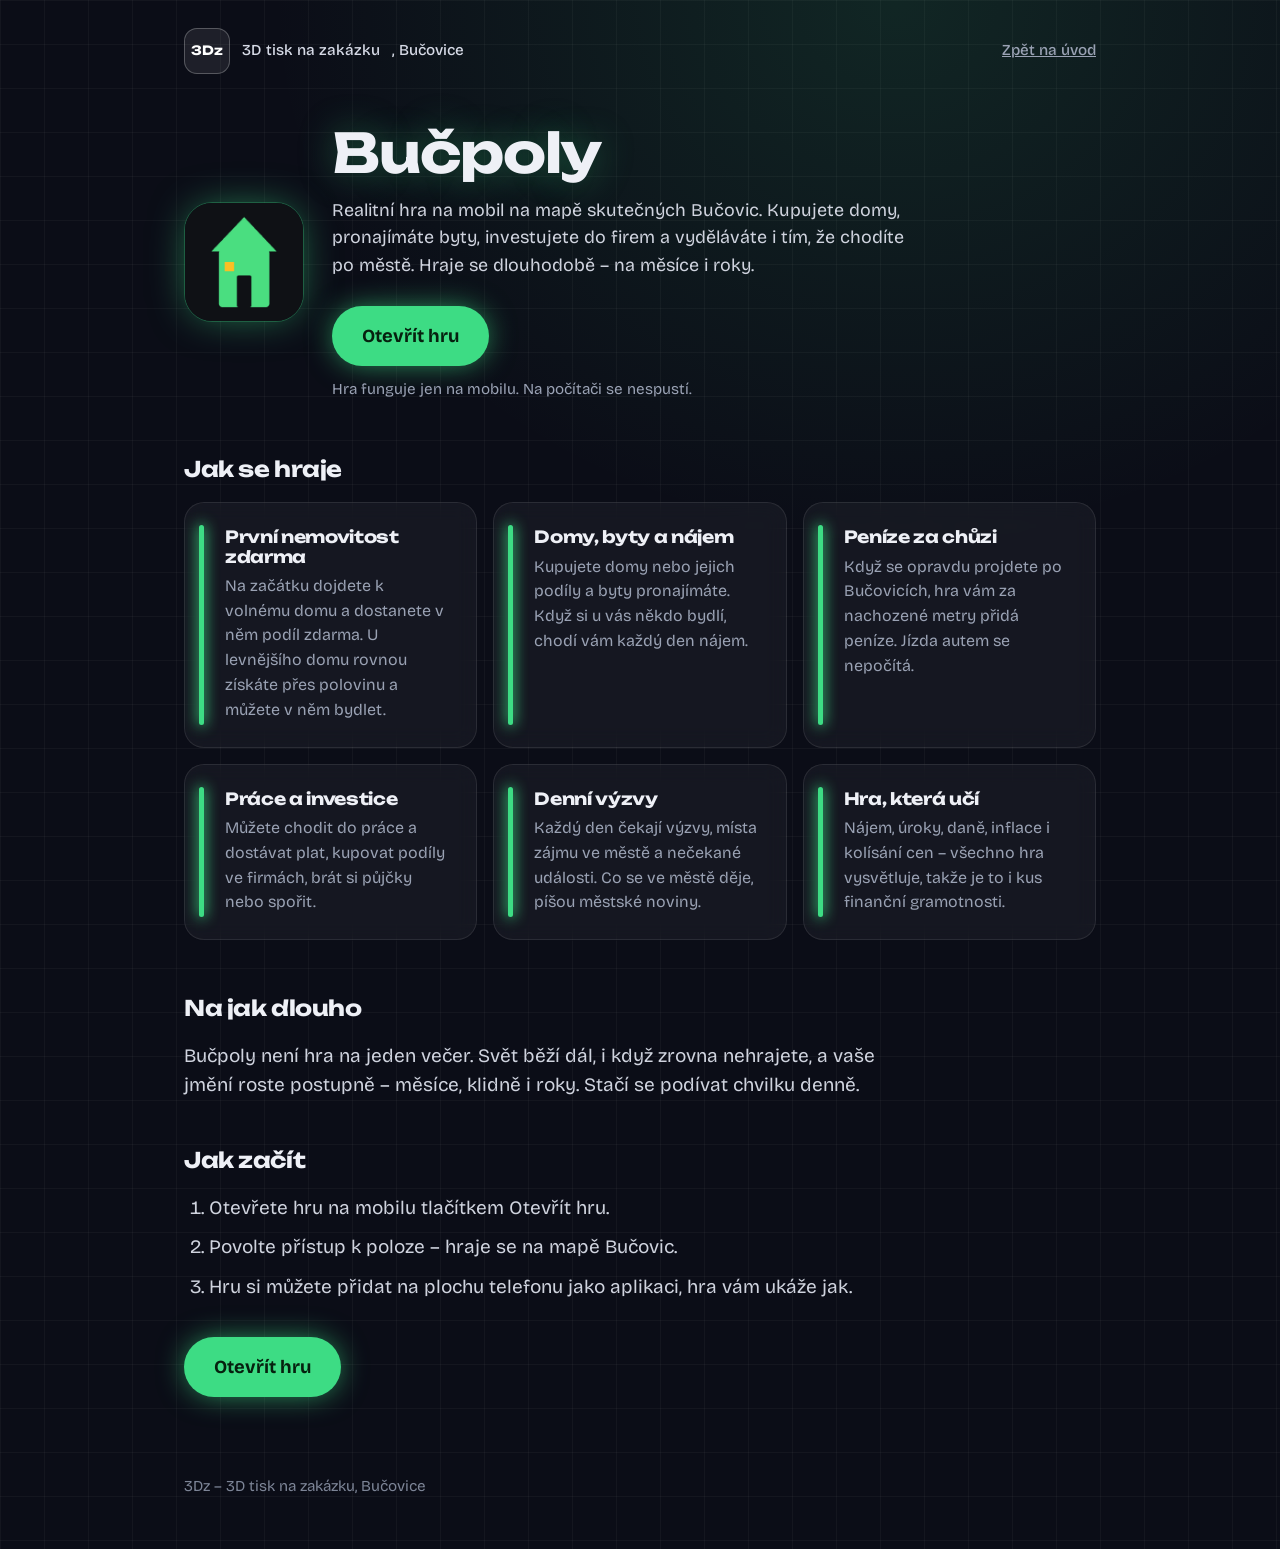
<file: bucpoly/index.html>
<!DOCTYPE html>
<html lang="cs">
<head>
<meta charset="utf-8">
<meta name="viewport" content="width=device-width, initial-scale=1, viewport-fit=cover">
<title>Bučpoly – realitní hra na mapě Bučovic</title>
<meta name="description" content="Bučpoly – realitní hra na mobil na mapě skutečných Bučovic. Kupujte domy, pronajímejte byty, investujte a vydělávejte i chůzí po městě.">
<meta property="og:title" content="Bučpoly – realitní hra na mapě Bučovic">
<meta property="og:description" content="Kupujte domy, pronajímejte byty, investujte a vydělávejte i chůzí po městě. Hra na mobil na měsíce i roky.">
<meta property="og:type" content="website">
<meta property="og:url" content="https://3dz.cz/bucpoly/">
<meta property="og:image" content="https://3dz.cz/nahled-3dz.jpg">
<meta name="theme-color" content="#0b0d17">
<link rel="icon" href="../img/bucpoly.png">
<style>
/* Bučpoly – stejný tmavý futuristický vzhled jako úvodka 3dz.cz, barva hry je zelená */
@font-face{font-family:"Unb";font-weight:700;font-display:swap;src:url(../assets/fonts/unbounded-latin-700-normal.woff2)format("woff2");unicode-range:U+0000-00FF,U+2000-206F,U+20AC}
@font-face{font-family:"Unb";font-weight:700;font-display:swap;src:url(../assets/fonts/unbounded-latin-ext-700-normal.woff2)format("woff2");unicode-range:U+0100-02AF}
@font-face{font-family:"Bric";font-weight:400;font-display:swap;src:url(../assets/fonts/bricolage-grotesque-latin-400-normal.woff2)format("woff2");unicode-range:U+0000-00FF,U+2000-206F,U+20AC}
@font-face{font-family:"Bric";font-weight:400;font-display:swap;src:url(../assets/fonts/bricolage-grotesque-latin-ext-400-normal.woff2)format("woff2");unicode-range:U+0100-02AF}
@font-face{font-family:"Bric";font-weight:500;font-display:swap;src:url(../assets/fonts/bricolage-grotesque-latin-500-normal.woff2)format("woff2");unicode-range:U+0000-00FF,U+2000-206F,U+20AC}
@font-face{font-family:"Bric";font-weight:500;font-display:swap;src:url(../assets/fonts/bricolage-grotesque-latin-ext-500-normal.woff2)format("woff2");unicode-range:U+0100-02AF}
@font-face{font-family:"Bric";font-weight:700;font-display:swap;src:url(../assets/fonts/bricolage-grotesque-latin-700-normal.woff2)format("woff2");unicode-range:U+0000-00FF,U+2000-206F,U+20AC}
@font-face{font-family:"Bric";font-weight:700;font-display:swap;src:url(../assets/fonts/bricolage-grotesque-latin-ext-700-normal.woff2)format("woff2");unicode-range:U+0100-02AF}
@font-face{font-family:"Bric";font-weight:800;font-display:swap;src:url(../assets/fonts/bricolage-grotesque-latin-800-normal.woff2)format("woff2");unicode-range:U+0000-00FF,U+2000-206F,U+20AC}
@font-face{font-family:"Bric";font-weight:800;font-display:swap;src:url(../assets/fonts/bricolage-grotesque-latin-ext-800-normal.woff2)format("woff2");unicode-range:U+0100-02AF}
:root{--noc:#0b0d17;--karta:rgba(255,255,255,.045);--linka:rgba(255,255,255,.09);--text:#eef0f6;--sedy:#9aa2b4;--zelena:#3ddc84;--r:20px}
*{box-sizing:border-box}
html{-webkit-text-size-adjust:100%;background:var(--noc)}
body{margin:0;color:var(--text);font-family:"Bric",system-ui,-apple-system,"Segoe UI",Roboto,sans-serif;font-size:19px;line-height:1.55;-webkit-font-smoothing:antialiased;background:var(--noc);
  background-image:radial-gradient(70% 50% at 70% 0%,rgba(61,220,132,.12),rgba(61,220,132,0) 70%),linear-gradient(rgba(255,255,255,.035) 1px,transparent 1px),linear-gradient(90deg,rgba(255,255,255,.035) 1px,transparent 1px);
  background-size:100% 100%,44px 44px,44px 44px;background-repeat:no-repeat,repeat,repeat}
a{color:inherit}
:focus-visible{outline:3px solid var(--zelena);outline-offset:3px;border-radius:8px}
.sirka{max-width:960px;margin:0 auto;padding:0 24px}
h1,h2,h3{font-family:"Unb","Bric",sans-serif;font-weight:700;letter-spacing:-.02em;line-height:1.15}
.hlavicka{display:flex;align-items:center;justify-content:space-between;gap:16px;padding:28px 0 0}
.znacka{display:flex;align-items:center;gap:12px;text-decoration:none;font-weight:500;font-size:.95rem;color:#d6dae6}
.znacka b{display:grid;place-items:center;width:46px;height:46px;border-radius:13px;background:rgba(255,255,255,.08);border:1px solid rgba(255,255,255,.25);color:#fff;font-family:"Unb",sans-serif;font-weight:700;font-size:.8rem}
.zpet{white-space:nowrap;color:var(--sedy);font-weight:500;font-size:.95rem}
.hra{display:flex;gap:28px;align-items:center;margin:48px 0 56px}
.hra img{width:120px;height:120px;flex:none;border-radius:28px;border:1px solid rgba(61,220,132,.4);box-shadow:0 0 40px -8px rgba(61,220,132,.6)}
.hra h1{margin:0 0 12px;font-size:clamp(2.2rem,6vw,3.4rem);text-shadow:0 0 36px rgba(61,220,132,.35)}
.hra p{margin:0;max-width:32em;color:#cfd3de;font-size:1.12rem}
.hraj{display:inline-flex;align-items:center;justify-content:center;margin-top:26px;min-height:60px;padding:0 30px;border-radius:999px;background:var(--zelena);color:#06210f;font-weight:700;font-size:1.15rem;text-decoration:none;box-shadow:0 0 30px -4px rgba(61,220,132,.75)}
.hraj:hover{background:#55e898}
.mobil{display:block;margin-top:12px;color:var(--sedy);font-size:.95rem}
h2{margin:0 0 20px;font-size:1.35rem}
.mrizka{display:grid;grid-template-columns:repeat(3,1fr);gap:16px;margin-bottom:56px}
.volba{--barva:var(--zelena);position:relative;padding:24px 24px 24px 40px;border-radius:var(--r);background:var(--karta);border:1px solid var(--linka);-webkit-backdrop-filter:blur(10px);backdrop-filter:blur(10px);transition:border-color .3s,box-shadow .3s}
.volba:before{content:"";position:absolute;left:14px;top:22px;bottom:22px;width:5px;border-radius:5px;background:var(--barva);box-shadow:0 0 14px 1px var(--barva);transition:box-shadow .3s,filter .3s}
.volba h3{margin:0 0 8px;font-size:1.05rem}
.volba p{margin:0;color:var(--sedy);font-size:1rem}
.volba.svit{border-color:var(--barva);box-shadow:0 0 0 1px var(--barva),0 0 34px -6px var(--barva),inset 0 0 40px -22px var(--barva)}
.volba.svit:before{box-shadow:0 0 22px 3px var(--barva);filter:brightness(1.25)}
@media (hover:hover){.volba:hover{border-color:var(--barva);box-shadow:0 0 0 1px var(--barva),0 0 34px -6px var(--barva),inset 0 0 40px -22px var(--barva)} .volba:hover:before{box-shadow:0 0 22px 3px var(--barva);filter:brightness(1.25)}}
.text{max-width:38em;margin-bottom:48px}
.text p{color:#cfd3de;margin:0}
.text ol{margin:0;padding-left:1.3em;color:#cfd3de}
.text li{margin-bottom:10px}
.pata{padding:30px 0 50px;color:#7d8597;font-size:.95rem}
@media (max-width:860px){
  .mrizka{grid-template-columns:1fr}
  .hra{flex-direction:column;align-items:flex-start;gap:20px;margin:36px 0 44px}
  .hra img{width:88px;height:88px;border-radius:22px}
  .hraj{width:100%}
  .mesto{display:none}
  body{font-size:18px}
  .sirka{padding:0 18px}
}
@media (prefers-reduced-motion:reduce){*{transition:none!important;animation:none!important}}
</style>
</head>
<body>
<div class="sirka">
  <header class="hlavicka">
    <a class="znacka" href="/"><b>3Dz</b>3D tisk na zakázku<span class="mesto">, Bučovice</span></a>
    <a class="zpet" href="/">Zpět na úvod</a>
  </header>

  <section class="hra">
    <img src="../img/bucpoly.png" alt="">
    <div>
      <h1>Bučpoly</h1>
      <p>Realitní hra na mobil na mapě skutečných Bučovic. Kupujete domy, pronajímáte byty, investujete do firem a vyděláváte i tím, že chodíte po městě. Hraje se dlouhodobě – na měsíce i roky.</p>
      <a class="hraj" href="https://zaoo-star.github.io/BucoviceGPS/index.html">Otevřít hru</a>
      <span class="mobil">Hra funguje jen na mobilu. Na počítači se nespustí.</span>
    </div>
  </section>

  <h2>Jak se hraje</h2>
  <div class="mrizka">
    <div class="volba"><h3>První nemovitost zdarma</h3><p>Na začátku dojdete k volnému domu a dostanete v něm podíl zdarma. U levnějšího domu rovnou získáte přes polovinu a můžete v něm bydlet.</p></div>
    <div class="volba"><h3>Domy, byty a nájem</h3><p>Kupujete domy nebo jejich podíly a byty pronajímáte. Když si u vás někdo bydlí, chodí vám každý den nájem.</p></div>
    <div class="volba"><h3>Peníze za chůzi</h3><p>Když se opravdu projdete po Bučovicích, hra vám za nachozené metry přidá peníze. Jízda autem se nepočítá.</p></div>
    <div class="volba"><h3>Práce a investice</h3><p>Můžete chodit do práce a dostávat plat, kupovat podíly ve firmách, brát si půjčky nebo spořit.</p></div>
    <div class="volba"><h3>Denní výzvy</h3><p>Každý den čekají výzvy, místa zájmu ve městě a nečekané události. Co se ve městě děje, píšou městské noviny.</p></div>
    <div class="volba"><h3>Hra, která učí</h3><p>Nájem, úroky, daně, inflace i kolísání cen – všechno hra vysvětluje, takže je to i kus finanční gramotnosti.</p></div>
  </div>

  <section class="text">
    <h2>Na jak dlouho</h2>
    <p>Bučpoly není hra na jeden večer. Svět běží dál, i když zrovna nehrajete, a vaše jmění roste postupně – měsíce, klidně i roky. Stačí se podívat chvilku denně.</p>
  </section>

  <section class="text">
    <h2>Jak začít</h2>
    <ol>
      <li>Otevřete hru na mobilu tlačítkem Otevřít hru.</li>
      <li>Povolte přístup k poloze – hraje se na mapě Bučovic.</li>
      <li>Hru si můžete přidat na plochu telefonu jako aplikaci, hra vám ukáže jak.</li>
    </ol>
    <a class="hraj" href="https://zaoo-star.github.io/BucoviceGPS/index.html">Otevřít hru</a>
  </section>
</div>

<footer class="pata"><div class="sirka">3Dz – 3D tisk na zakázku, Bučovice</div></footer>

<script>
/* mobil: neonově se podsvítí karta, která je zrovna uprostřed obrazovky */
(function(){
  if(!window.matchMedia||!matchMedia("(hover: none)").matches) return;
  var karty=[].slice.call(document.querySelectorAll(".volba")), cekam=false;
  function vyber(){
    cekam=false;
    var stred=innerHeight/2, nej=null, vzd=1e9;
    karty.forEach(function(k){ var r=k.getBoundingClientRect(); if(r.bottom<0||r.top>innerHeight) return;
      var d=(r.top<=stred&&r.bottom>=stred)?0:Math.min(Math.abs(r.top-stred),Math.abs(r.bottom-stred)); if(d<vzd){vzd=d;nej=k;} });
    /* úplně dole se poslední karta do středu nedostane, tak svítí ta */
    if(scrollY+innerHeight>=document.documentElement.scrollHeight-4){ var vid=karty.filter(function(k){var r=k.getBoundingClientRect();return r.top<innerHeight&&r.bottom>0;}); if(vid.length) nej=vid[vid.length-1]; }
    karty.forEach(function(k){ k.classList.toggle("svit",k===nej); });
  }
  function naplanuj(){ if(!cekam){ cekam=true; requestAnimationFrame(vyber); } }
  addEventListener("scroll",naplanuj,{passive:true}); addEventListener("resize",naplanuj); vyber();
})();
</script>

<script type="module" src="/assets/pocitadlo.js?s=bucpoly"></script>
</body>
</html>
</file>
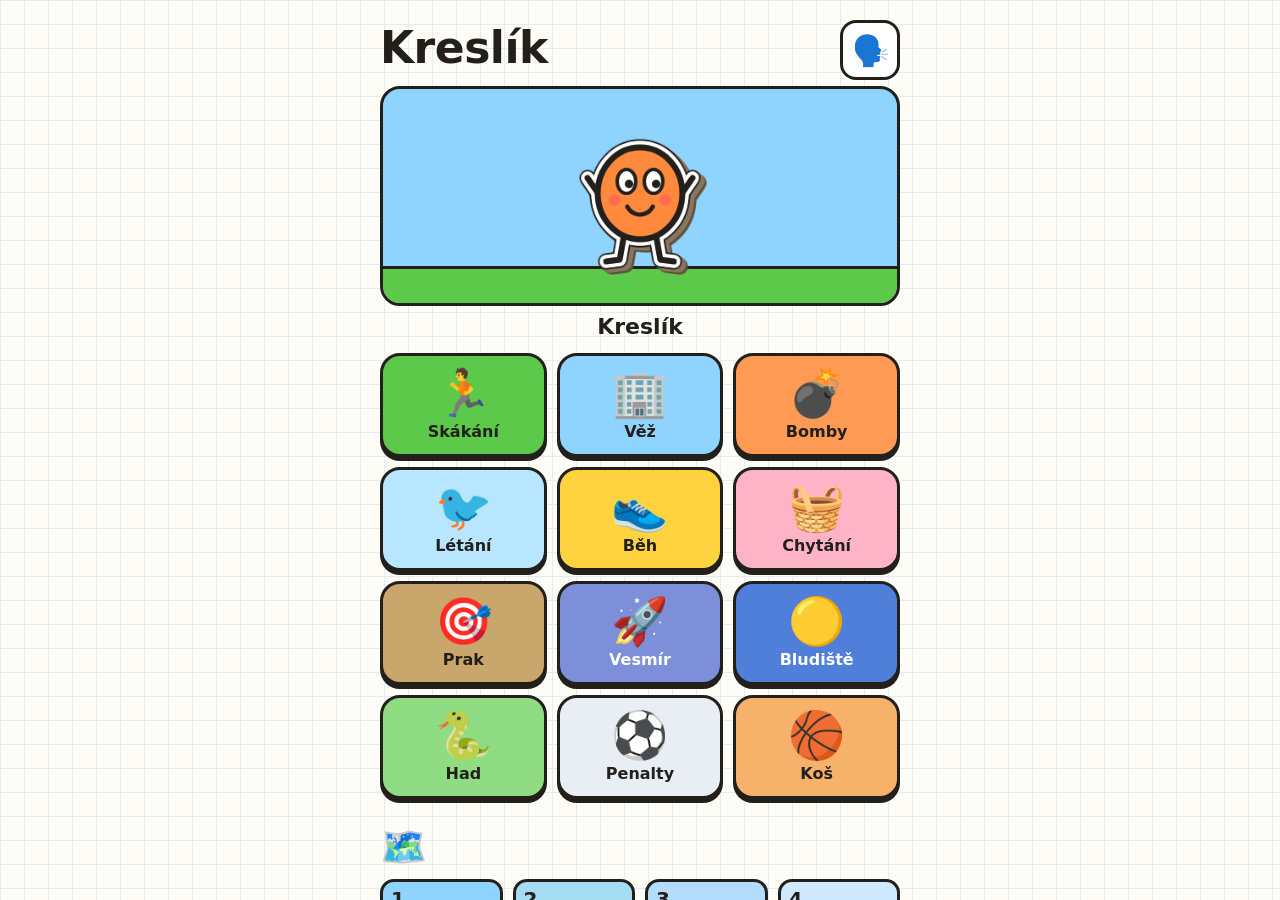
<file: kreslik/index.html>
<!DOCTYPE html>
<html lang="cs">
<head>
<meta charset="utf-8">
<meta name="viewport" content="width=device-width,initial-scale=1,maximum-scale=1,user-scalable=no,viewport-fit=cover">
<title>Kreslík – nakresli si hrdinu a hraj za něj</title>
<meta name="theme-color" content="#8fd3ff">
<link rel="manifest" href="manifest.webmanifest">
<link rel="icon" href="icon-192.png">
<link rel="apple-touch-icon" href="icon-192.png">
<meta name="apple-mobile-web-app-capable" content="yes">
<style>
  *{box-sizing:border-box}
  [hidden]{display:none!important}
  html,body{margin:0;height:100%;overflow:hidden;background:#8fd3ff;color:#23201c;
    font-family:"Trebuchet MS","Segoe UI",system-ui,sans-serif;-webkit-tap-highlight-color:transparent;
    -webkit-user-select:none;user-select:none;-webkit-touch-callout:none}
  canvas#game{position:fixed;inset:0;display:block;touch-action:none}

  .screen{position:fixed;inset:0;overflow-y:auto;display:flex;justify-content:center;z-index:20;
    background-color:#fdfcf7;
    background-image:linear-gradient(#e3ecf5 1px,transparent 1px),linear-gradient(90deg,#e3ecf5 1px,transparent 1px);
    background-size:24px 24px}
  .screen.dim{background:rgba(35,32,28,.55);align-items:center}
  .card{width:100%;max-width:560px;padding:calc(20px + env(safe-area-inset-top)) 20px calc(40px + env(safe-area-inset-bottom))}
  .dim .card{background:#fdfcf7;border:3px solid #23201c;border-radius:20px;max-width:420px;margin:16px;padding:24px 20px}
  h1{font-size:44px;line-height:1.05;margin:4px 0 8px;font-weight:900;letter-spacing:-.5px}
  h2{font-size:30px;line-height:1.1;margin:0 0 10px;font-weight:900}
  p{font-size:18px;line-height:1.5;margin:0 0 16px}
  .small{font-size:16px}
  .btn{display:flex;align-items:center;justify-content:center;gap:10px;width:100%;min-height:58px;margin:0 0 12px;
    font:inherit;font-size:20px;font-weight:800;color:#23201c;background:#fff;border:3px solid #23201c;
    border-radius:16px;padding:12px 18px;cursor:pointer;box-shadow:0 4px 0 #23201c;transition:transform .08s}
  .btn:active{transform:translateY(3px);box-shadow:0 1px 0 #23201c}
  .btn.primary{background:#ff7a2e;color:#fff;font-size:24px;min-height:66px}
  .btn:disabled{opacity:.45;box-shadow:none}
  .row{display:flex;gap:10px}
  .row .btn{flex:1}

  .hero{display:flex;align-items:flex-end;justify-content:center;height:220px;margin:6px 0 4px;
    background:#8fd3ff;border:3px solid #23201c;border-radius:20px;overflow:hidden;position:relative}
  .hero::after{content:"";position:absolute;left:0;right:0;bottom:0;height:34px;background:#5cc94a;border-top:3px solid #23201c}
  .hero img{position:relative;z-index:1;max-height:160px;max-width:80%;margin-bottom:28px;animation:hop 1.2s ease-in-out infinite;filter:drop-shadow(4px 3px 0 #8a7660) drop-shadow(2px 2px 0 #5e4f3e)}
  .thumb img{filter:drop-shadow(2px 2px 0 #8a7660)}
  @keyframes hop{0%,100%{transform:translateY(0)}50%{transform:translateY(-14px)}}
  @media (prefers-reduced-motion:reduce){.hero img{animation:none}}
  .charname{text-align:center;font-size:22px;font-weight:900;margin:8px 0 14px}

  .label{font-size:20px;font-weight:900;margin:26px 0 10px}
  .lvgrid{display:grid;grid-template-columns:repeat(auto-fill,minmax(100px,1fr));gap:10px}
  .lvl{min-height:84px;font:inherit;font-weight:900;font-size:22px;border:3px solid #23201c;border-radius:14px;
    background:#fff;color:#23201c;cursor:pointer;line-height:1.1;padding:6px 4px}
  .lvl span{display:block;font-size:15px;font-weight:700;margin-top:2px}
  .lvl .st{font-size:17px;color:#e0a800;letter-spacing:1px}
  .lvl:disabled{opacity:.4}

  .tabs{display:grid;grid-template-columns:repeat(4,1fr);gap:6px;margin-bottom:10px}
  .tab{font:inherit;font-size:15px;font-weight:800;min-height:52px;border:3px solid #23201c;border-radius:12px;background:#fff;color:#23201c;cursor:pointer;padding:4px 2px;line-height:1.1}
  .tab.on{background:#ffd23f}
  .gallery{display:flex;gap:10px;overflow-x:auto;padding:8px 2px 12px;margin-bottom:4px}
  .thumb{position:relative;flex:0 0 82px;height:82px;border:3px solid #23201c;border-radius:14px;background:#fff;
    display:flex;align-items:center;justify-content:center;cursor:pointer;padding:4px}
  .thumb img,.thumb canvas{max-width:100%;max-height:100%}
  .thumb.sel{background:#ffd23f}
  .thumb.wide{flex-basis:130px}
  .thumb .nm{position:absolute;left:0;right:0;bottom:-2px;font-size:11px;font-weight:800;text-align:center;white-space:nowrap;overflow:hidden;text-overflow:ellipsis;padding:0 4px}
  .thumb .del{position:absolute;top:-10px;right:-10px;width:30px;height:30px;border-radius:50%;border:3px solid #23201c;
    background:#fff;font-weight:900;font-size:16px;line-height:1;padding:0;cursor:pointer;color:#23201c}

  #preview,#lpreview{width:100%;height:auto;border:3px solid #23201c;border-radius:20px;display:block;background:#8fd3ff}
  input[type=range]{width:100%;height:44px;accent-color:#ff7a2e}
  .rangelbl{display:flex;justify-content:space-between;font-size:15px;font-weight:700;margin-top:-4px}
  input[type=text]{width:100%;font:inherit;font-size:20px;font-weight:700;padding:12px 14px;border:3px solid #23201c;border-radius:14px;background:#fff;color:#23201c}
  .chk{display:flex;align-items:center;gap:12px;font-size:18px;font-weight:700;min-height:48px;cursor:pointer}
  .chk input{width:28px;height:28px;accent-color:#ff7a2e}
  .warn{background:#ffe1d1;border-radius:14px;padding:12px 14px;font-weight:700}
  .tips{font-size:16px;line-height:1.5;padding-left:20px;margin:0 0 18px}

  .stkgrid{display:grid;grid-template-columns:repeat(auto-fill,minmax(110px,1fr));gap:10px;margin-bottom:20px}
  .stk{border:3px solid #23201c;border-radius:16px;background:#fff;padding:10px 6px;text-align:center}
  .stk b{display:block;font-size:46px;line-height:1.1}
  .stk .n{font-weight:900;font-size:15px;margin-top:4px;overflow-wrap:anywhere;hyphens:auto}
  .stk .d{font-size:13px;line-height:1.3;margin-top:3px}
  .stk.off{background:#eeece6}
  .stk.off b{filter:grayscale(1);opacity:.35}

  #hud{position:fixed;left:0;right:0;top:0;z-index:10;display:flex;align-items:center;gap:12px;
    padding:calc(8px + env(safe-area-inset-top)) calc(12px + env(safe-area-inset-right)) 8px calc(12px + env(safe-area-inset-left));
    font-weight:900;font-size:20px;pointer-events:none;text-shadow:0 2px 0 #fff;white-space:nowrap}
  #hud.night{color:#fff;text-shadow:0 2px 0 #000}
  #hHearts{font-size:18px;letter-spacing:-2px}
  #hud .grow{flex:1}
  #hud button{pointer-events:auto;width:48px;height:48px;border-radius:14px;border:3px solid #23201c;background:rgba(255,255,255,.85);
    font-size:20px;font-weight:900;cursor:pointer;color:#23201c;padding:0;text-shadow:none}
  @media (max-width:460px){#hLevel{display:none}}

  #touch{position:fixed;left:0;right:0;bottom:0;height:0;z-index:10}
  #touch .tb{position:absolute;bottom:calc(18px + env(safe-area-inset-bottom));width:86px;height:86px;border-radius:50%;
    border:3px solid #23201c;background:rgba(255,255,255,.6);font-size:34px;font-weight:900;color:#23201c;
    display:flex;align-items:center;justify-content:center;touch-action:none}
  #touch .tb.on{background:rgba(255,210,63,.9)}
  #tLeft{left:calc(16px + env(safe-area-inset-left))}
  #tRight{right:calc(16px + env(safe-area-inset-right))}
  #touch .tb.jump{bottom:calc(34px + env(safe-area-inset-bottom));width:96px;height:96px;font-size:20px}
  #tJumpL{left:calc(118px + env(safe-area-inset-left))}
  #tJumpR{right:calc(118px + env(safe-area-inset-right))}


  /* Ovládání pro děti, které ještě nečtou: velké obrázky, krátké popisky */
  .topbar{display:flex;align-items:center;justify-content:space-between;gap:12px}
  .iconbtn{width:60px;height:60px;flex:none;border:3px solid #23201c;border-radius:16px;background:#fff;font-size:30px;cursor:pointer;padding:0}
  .iconbtn.off{opacity:.45}
  .hero{cursor:pointer}
  .btn.play{min-height:96px;background:#5cc94a}
  .playico{display:block;width:0;height:0;border-style:solid;border-width:26px 0 26px 44px;border-color:transparent transparent transparent #fff;margin-left:10px;filter:drop-shadow(0 0 0 #23201c)}
  .btn.ok{min-height:84px;background:#5cc94a;margin-top:14px}
  .okico{font-size:46px;line-height:1;color:#fff}
  .lico{font-size:38px}
  .tab{min-height:84px;display:flex;flex-direction:column;align-items:center;justify-content:center;gap:2px}
  .tab .ti{font-size:34px;line-height:1.1}
  .tab .tl{font-size:12px}
  .row2,.row3{display:grid;grid-template-columns:1fr 1fr;gap:10px;margin:10px 0 12px}
  .row3{grid-template-columns:1fr 1fr 1fr}
  .tile{display:flex;flex-direction:column;align-items:center;justify-content:center;gap:4px;min-height:96px;width:100%;
    font:inherit;color:#23201c;background:#fff;border:3px solid #23201c;border-radius:18px;cursor:pointer;padding:8px;box-shadow:0 4px 0 #23201c}
  .tile:active{transform:translateY(3px);box-shadow:0 1px 0 #23201c}
  .tile .ti{font-size:42px;line-height:1.1}
  .tile .tl{font-size:15px;font-weight:800}
  .tile.wide{flex-direction:row;gap:14px;margin-bottom:12px}
  .chkt{position:relative}
  .chkt input{position:absolute;top:10px;left:10px;width:30px;height:30px;accent-color:#5cc94a}
  .chkt:has(input:not(:checked)) .ti{filter:grayscale(1);opacity:.35}
  .slide{display:flex;align-items:center;gap:10px;margin:16px 0 4px}
  .slide .sico{font-size:36px;flex:none}
  .lvl{min-height:104px;position:relative;overflow:hidden}
  .lvl .le{display:block;font-size:34px;line-height:1.2}
  .lvl .ln{position:absolute;top:4px;left:8px;font-size:20px}
  .parents{opacity:.75;margin-top:18px}
  .msgicon{font-size:64px;line-height:1.1;text-align:center;margin-bottom:6px}
  #msg h2{text-align:center}
  #msgBtns .btn{min-height:72px;font-size:22px}
  #msgBtns .btn .bi{font-size:32px}
  #dpad{position:fixed;left:0;right:0;bottom:0;height:0;z-index:10}
  #dpad .tb{position:absolute;margin-left:env(safe-area-inset-left);margin-bottom:env(safe-area-inset-bottom);width:68px;height:68px;border-radius:16px;
    border:3px solid #23201c;background:rgba(255,255,255,.75);font-size:28px;font-weight:900;color:#23201c;display:flex;align-items:center;justify-content:center;touch-action:none}
  #dpad .tb.bomb{left:auto;right:calc(20px + env(safe-area-inset-right));bottom:calc(30px + env(safe-area-inset-bottom));width:112px;height:112px;border-radius:50%;font-size:52px;background:rgba(255,122,46,.85)}
  #dpad .tb.on{background:rgba(255,210,63,.95)}
  .games{display:grid;grid-template-columns:repeat(3,1fr);gap:10px;margin:4px 0 6px}
  .game{display:flex;flex-direction:column;align-items:center;justify-content:center;gap:4px;min-height:104px;font:inherit;color:#23201c;
    border:3px solid #23201c;border-radius:20px;cursor:pointer;padding:8px 4px;box-shadow:0 4px 0 #23201c}
  .game:active{transform:translateY(3px);box-shadow:0 1px 0 #23201c}
  .game .gi{font-size:46px;line-height:1.05}
  .game .tl{font-size:16px;font-weight:900}
  
  .wallet{font-size:26px;font-weight:900;background:#ffd23f;border:3px solid #23201c;border-radius:14px;padding:6px 12px}
  #shopPrev{width:100%;height:auto;border:3px solid #23201c;border-radius:20px;display:block;background:#8fd3ff;margin:8px 0 14px}
  .shopgrid{display:grid;grid-template-columns:repeat(auto-fill,minmax(96px,1fr));gap:10px}
  .item{position:relative;border:3px solid #23201c;border-radius:16px;background:#fff;padding:4px 4px 6px;text-align:center;cursor:pointer;font:inherit;color:#23201c}
  .item canvas{width:100%;height:auto;display:block}
  .item .pr{font-weight:900;font-size:17px}
  .item.own{background:#eef9ea}.item.on{background:#ffd23f}
  .item.poor{opacity:.55}
  .item.shake{animation:shake .35s}
  @keyframes shake{25%{transform:translateX(-6px)}75%{transform:translateX(6px)}}
  .vrow{display:grid;grid-template-columns:64px 1fr 1fr 1fr;gap:8px;align-items:center;margin:10px 0}
  .vrow .ve{font-size:46px;text-align:center}
  .vrow .tile{min-height:84px}
  .vrow .tile:disabled{opacity:.35;box-shadow:none}
  .vrec.rec{background:#ff5a4f;color:#fff}
  #magic{position:fixed;inset:0;z-index:50;background:rgba(35,32,28,.45);display:flex;align-items:center;justify-content:center;overflow:hidden}
  #magic .paper{width:min(70vw,300px);height:min(70vw,300px);background:#fdfcf7;border:3px solid #23201c;border-radius:12px;display:flex;align-items:flex-end;justify-content:center;transform:rotate(-3deg)}
  #magic img{max-width:80%;max-height:80%;transform-origin:50% 100%}
  #magic.go img{animation:pop 1.6s ease-out forwards}
  #magic span{position:absolute;font-size:48px;opacity:0}
  #magic.go .st1{animation:fly1 1.2s .5s ease-out}#magic.go .st2{animation:fly2 1.2s .55s ease-out}#magic.go .st3{animation:fly3 1.2s .6s ease-out}
  @keyframes pop{0%{transform:perspective(500px) rotateX(80deg) scale(.8);filter:grayscale(1)}35%{transform:perspective(500px) rotateX(0) scale(1)}
    55%{transform:translateY(-90px) scale(1.25,0.85)}70%{transform:translateY(-110px) scale(.9,1.15) rotate(8deg)}85%{transform:translateY(0) scale(1.15,.85)}100%{transform:translateY(-20px) scale(1);filter:none}}
  @keyframes fly1{0%{opacity:1;transform:translate(0,0)}100%{opacity:0;transform:translate(-140px,-160px) rotate(-60deg)}}
  @keyframes fly2{0%{opacity:1;transform:translate(0,0)}100%{opacity:0;transform:translate(10px,-220px) rotate(40deg)}}
  @keyframes fly3{0%{opacity:1;transform:translate(0,0)}100%{opacity:0;transform:translate(150px,-150px) rotate(70deg)}}
  @media (prefers-reduced-motion:reduce){#magic.go img,#magic span{animation:none}}
  #toast{position:fixed;left:50%;top:calc(70px + env(safe-area-inset-top));z-index:40;transform:translate(-50%,-20px);opacity:0;
    background:#fff;border:3px solid #23201c;border-radius:16px;padding:10px 16px;font-weight:900;font-size:18px;
    pointer-events:none;transition:transform .25s,opacity .25s;white-space:nowrap;max-width:94vw;overflow:hidden;text-overflow:ellipsis}
  #toast.show{transform:translate(-50%,0);opacity:1}
</style>
</head>
<body>
<canvas id="game" aria-label="Herní plocha"></canvas>

<div id="hud" hidden>
  <div id="hHearts" aria-label="Životy"></div>
  <div id="hCoins" aria-label="Mince"></div>
  <div id="hPow" aria-label="Schopnosti"></div>
  <div class="grow"></div>
  <div id="hLevel"></div>
  <button id="bSound" aria-label="Zvuk zapnout nebo vypnout">🔊</button>
  <button id="bPause" aria-label="Pauza">II</button>
</div>

<div id="touch" hidden>
  <div class="tb" id="tLeft" data-btn="left" aria-label="Doleva">◀</div>
  <div class="tb" id="tRight" data-btn="right" aria-label="Doprava">▶</div>
  <div class="tb jump" id="tJumpL" data-btn="jump" aria-label="Skok">SKOK</div>
  <div class="tb jump" id="tJumpR" data-btn="jump" aria-label="Skok">SKOK</div>
</div>

<div id="dpad" hidden>
  <div class="tb" data-btn="up" style="left:76px;bottom:152px" aria-label="Nahoru">▲</div>
  <div class="tb" data-btn="left" style="left:8px;bottom:84px" aria-label="Doleva">◀</div>
  <div class="tb" data-btn="right" style="left:144px;bottom:84px" aria-label="Doprava">▶</div>
  <div class="tb" data-btn="down" style="left:76px;bottom:16px" aria-label="Dolů">▼</div>
  <div class="tb bomb" data-btn="bomb" aria-label="Položit bombu">💣</div>
</div>

<div id="toast" role="status"></div>

<!-- MENU – ovládání obrázky, hlas čte, co tlačítko dělá -->
<section id="menu" class="screen">
  <div class="card">
    <div class="topbar">
      <h1>Kreslík</h1>
      <button class="iconbtn" id="bVoice" data-nosay aria-label="Hlas zapnout nebo vypnout">🗣️</button>
    </div>
    <div class="hero" id="heroBox" role="button" tabindex="0" aria-label="Moje postavička"><img id="heroImg" alt=""></div>
    <div class="charname" id="heroName"></div>
    <div class="games" id="games"></div>

    <div class="label"><span class="lico" aria-hidden="true">🗺️</span></div>
    <div class="lvgrid" id="levels"></div>

    <div class="label"><span class="lico" aria-hidden="true">✏️</span></div>
    <div class="tabs" role="tablist">
      <button class="tab on" data-kind="hero" role="tab" aria-label="Postavička"><span class="ti">🙂</span><span class="tl">Postavička</span></button>
      <button class="tab" data-kind="enemy" role="tab" aria-label="Příšerka"><span class="ti">👾</span><span class="tl">Příšerka</span></button>
      <button class="tab" data-kind="coin" role="tab" aria-label="Mince"><span class="ti">🪙</span><span class="tl">Mince</span></button>
      <button class="tab" data-kind="level" role="tab" aria-label="Level"><span class="ti">🧱</span><span class="tl">Level</span></button>
    </div>
    <div class="gallery" id="gallery"></div>
    <div class="row2">
      <button class="tile" id="bCamera" aria-label="Vyfotit"><span class="ti">📷</span><span class="tl">Vyfotit</span></button>
      <button class="tile" id="bGallery" aria-label="Vybrat fotku z galerie"><span class="ti">🖼️</span><span class="tl">Z galerie</span></button>
    </div>
    <div class="row3">
      <button class="tile" id="bShop" aria-label="Obchod s doplňky"><span class="ti">🛍️</span><span class="tl" id="shopLbl">Obchod</span></button>
      <button class="tile" id="bVoices" aria-label="Moje zvuky. Nahraj vlastní hop, au a jupí"><span class="ti">🎤</span><span class="tl">Zvuky</span></button>
      <button class="tile" id="bStickers" aria-label="Samolepky"><span class="ti">⭐</span><span class="tl" id="stkLbl"></span></button>
    </div>
    <p class="small parents" id="tabHint"></p>
    <p class="small parents">Pro rodiče: 🗣️ vpravo nahoře zapíná hlas, který dětem přečte každé tlačítko. Na počítači šipky nebo A/D, skok mezerníkem, pauza Esc.</p>
    <input type="file" id="fCamera" accept="image/*" capture="environment" hidden>
    <input type="file" id="fGallery" accept="image/*" hidden>
  </div>
</section>

<!-- EDITOR KRESBY (postavička, příšerka, mince) -->
<section id="editor" class="screen" hidden>
  <div class="card">
    <h2 id="edTitle">Tvoje postavička</h2>
    <canvas id="preview" width="600" height="420" aria-label="Náhled kresby"></canvas>
    <p id="edWarn" class="warn" hidden></p>
    <div class="slide">
      <span class="sico" aria-hidden="true">🖍️</span>
      <input type="range" id="thr" min="15" max="120" value="42" aria-label="Kolik papíru odstranit" data-say="Posuň, ať je obrázek celý a bez papíru">
      <span class="sico" aria-hidden="true">🧽</span>
    </div>
    <div class="row2">
      <button class="tile" id="bRot" aria-label="Otočit"><span class="ti">↻</span><span class="tl">Otočit</span></button>
      <button class="tile" id="bEdBack" aria-label="Zpět, nechci"><span class="ti">✖</span><span class="tl">Zpět</span></button>
    </div>
    <input type="text" id="charName" maxlength="20" placeholder="✏️ Jméno (nemusíš)" autocomplete="off" aria-label="Jméno, nemusíš vyplňovat">
    <button class="btn primary ok" id="bSaveChar" aria-label="Hotovo, hrát s ní"><span class="okico">✔</span></button>
    <p class="small parents">Pro rodiče: kreslete na bílý papír a obtáhněte fixou, foťte shora při světle. Když kus kresby zmizí, posuňte posuvník k pastelce 🖍️, když zůstane papír, k houbičce 🧽.</p>
  </div>
</section>

<!-- EDITOR LEVELU -->
<section id="leditor" class="screen" hidden>
  <div class="card">
    <h2>Tvůj level</h2>
    <canvas id="lpreview" width="640" height="300" aria-label="Náhled levelu"></canvas>
    <p id="lvInfo" class="small parents" style="margin-top:8px"></p>
    <p id="lvWarn" class="warn" hidden></p>
    <div class="slide">
      <span class="sico" aria-hidden="true">🖍️</span>
      <input type="range" id="lthr" min="15" max="120" value="45" aria-label="Citlivost čar" data-say="Posuň, ať jsou vidět všechny čáry">
      <span class="sico" aria-hidden="true">🧽</span>
    </div>
    <div class="row3">
      <button class="tile" id="bLRot" aria-label="Otočit papír"><span class="ti">↻</span><span class="tl">Otočit</span></button>
      <button class="tile" id="bLAdd" aria-label="Přidat další papír"><span class="ti">➕📄</span><span class="tl">Papír</span></button>
      <button class="tile" id="bLBack" aria-label="Zpět, nechci"><span class="ti">✖</span><span class="tl">Zpět</span></button>
    </div>
    <div class="row2">
      <label class="tile chkt" data-say="Zem dole po celé délce"><input type="checkbox" id="lGround" checked><span class="ti">🟫</span><span class="tl">Zem</span></label>
      <label class="tile chkt" data-say="Mince a příšerky"><input type="checkbox" id="lItems" checked><span class="ti">🪙👾</span><span class="tl">Mince</span></label>
    </div>
    <input type="text" id="lvName" maxlength="24" placeholder="✏️ Jméno (nemusíš)" autocomplete="off" aria-label="Jméno levelu, nemusíš vyplňovat">
    <button class="btn primary ok" id="bLSave" aria-label="Hotovo, hrát level"><span class="okico">✔</span></button>
    <p class="small parents">Pro rodiče: papír na šířku, každá čára nebo vybarvená plocha bude plošinka. Kreslete tlustší fixou, moc vysoké zdi se nedají přeskočit. Začíná se vlevo, cíl je vpravo, další papíry se přidají za sebe.</p>
  </div>
</section>

<!-- OBCHOD -->
<section id="shop" class="screen" hidden>
  <div class="card">
    <div class="topbar"><h2>🛍️ Obchod</h2><div class="wallet" id="walletLbl" aria-live="polite"></div></div>
    <canvas id="shopPrev" width="400" height="300" aria-label="Postavička s doplňky"></canvas>
    <div class="shopgrid" id="shopGrid"></div>
    <button class="btn primary ok" id="bShopBack" aria-label="Zpět"><span class="okico">🏠</span></button>
    <p class="small parents">Pro rodiče: mince se sbírají ve všech hrách. Ťuknutí na koupený doplněk ho nasadí nebo sundá.</p>
  </div>
</section>

<!-- VLASTNÍ ZVUKY -->
<section id="voices" class="screen" hidden>
  <div class="card">
    <h2>🎤 Moje zvuky</h2>
    <div id="voiceList"></div>
    <button class="btn primary ok" id="bVoicesBack" aria-label="Zpět"><span class="okico">🏠</span></button>
    <p class="small parents">Pro rodiče: ťukněte na 🎤 a dítě má asi vteřinu a půl na to, aby řeklo „hop!“, „au!“ nebo „jupí!“. Postavička to pak říká při skoku, zásahu a výhře. Nahrávky zůstávají jen v tomhle zařízení.</p>
  </div>
</section>

<div id="magic" hidden aria-hidden="true"><div class="paper"><img id="magicImg" alt=""></div><span class="st1">✨</span><span class="st2">⭐</span><span class="st3">✨</span></div>

<!-- SAMOLEPKY -->
<section id="stickers" class="screen" hidden>
  <div class="card">
    <h2>⭐ <span id="stkCount"></span></h2>
    <div class="stkgrid" id="stkGrid"></div>
    <button class="btn primary ok" id="bStkBack" aria-label="Zpět"><span class="okico">🏠</span></button>
  </div>
</section>

<!-- ZPRÁVY -->
<section id="msg" class="screen dim" hidden>
  <div class="card">
    <div id="msgIcon" class="msgicon" aria-hidden="true"></div>
    <h2 id="msgTitle"></h2>
    <p id="msgText"></p>
    <div id="msgBtns"></div>
  </div>
</section>

<script>
'use strict';
/* =====================================================================
   ZÁKLAD
   ===================================================================== */
const $ = s => document.querySelector(s);
const T = 48, ROWS = 12, STEP = 1/120;
const GRAV = 2100, JUMP_V = 860, RUN = 250, ACC = 1900, AIR_ACC = 1400, FRICTION = 2200, MAXFALL = 1100;
const OUT = '#23201c';
const cv = $('#game'), ctx = cv.getContext('2d');
let DPR = 1, VW = 0, VH = 0, SCALE = 1, viewW = 0, viewH = 0, topOff = 0;
let isTouch = matchMedia('(pointer:coarse)').matches || ('ontouchstart' in window);

const store = {
  get(k, d){ try{ const v = localStorage.getItem(k); return v ? JSON.parse(v) : d; }catch(e){ return d; } },
  set(k, v){ try{ localStorage.setItem(k, JSON.stringify(v)); return true; }catch(e){ return false; } }
};

function resize(){
  DPR = Math.min(window.devicePixelRatio || 1, 2);
  VW = window.innerWidth; VH = window.innerHeight;
  cv.width = Math.round(VW*DPR); cv.height = Math.round(VH*DPR);
  cv.style.width = VW+'px'; cv.style.height = VH+'px';
  SCALE = Math.min(VH/(ROWS*T), VW/(9*T));
  viewW = VW/SCALE; viewH = VH/SCALE;
  const spare = viewH - ROWS*T;
  topOff = spare - Math.min(spare, (isTouch ? 150 : 30)/SCALE);
}
window.addEventListener('resize', resize);

/* =====================================================================
   ZVUK
   ===================================================================== */
let AC = null, soundOn = store.get('kh_sound', true);
function audio(){
  if(!soundOn) return null;
  try{ if(!AC) AC = new (window.AudioContext || window.webkitAudioContext)(); if(AC.state === 'suspended') AC.resume(); return AC; }catch(e){ return null; }
}
function tone(f1, f2, dur, type='square', vol=0.12, delay=0){
  const A = audio(); if(!A) return;
  try{
    const t0 = A.currentTime + delay, o = A.createOscillator(), g = A.createGain();
    o.type = type; o.frequency.setValueAtTime(f1, t0); o.frequency.exponentialRampToValueAtTime(Math.max(30, f2), t0+dur);
    g.gain.setValueAtTime(vol, t0); g.gain.exponentialRampToValueAtTime(0.001, t0+dur);
    o.connect(g); g.connect(A.destination); o.start(t0); o.stop(t0+dur+0.02);
  }catch(e){}
}
function noise(dur, vol){
  const A = audio(); if(!A) return;
  try{
    const len = Math.floor(A.sampleRate*dur), buf = A.createBuffer(1, len, A.sampleRate), d = buf.getChannelData(0);
    for(let i=0; i<len; i++) d[i] = (Math.random()*2-1) * Math.sin(Math.PI*i/len);
    const s = A.createBufferSource(), f = A.createBiquadFilter(), g = A.createGain();
    f.type = 'bandpass'; f.frequency.value = 1200; f.Q.value = 0.6; g.gain.value = vol;
    s.buffer = buf; s.connect(f); f.connect(g); g.connect(A.destination); s.start();
  }catch(e){}
}
const sfx = {
  jump(){ if(!playVoice('hop', 0.35)) tone(320, 640, .14, 'square', .08); },
  bounce(){ tone(320, 640, .12, 'square', .06); },
  swim(){ tone(500, 900, .1, 'sine', .1); },
  coin(){ tone(988, 988, .07, 'square', .08); tone(1319, 1319, .18, 'square', .08, .07); },
  stomp(){ tone(240, 70, .16, 'triangle', .2); },
  bump(){ tone(150, 110, .08, 'triangle', .18); },
  appear(){ tone(400, 800, .25, 'triangle', .14); },
  power(){ [523,659,784,1047,1319].forEach((f,i)=>tone(f, f, .09, 'square', .07, i*.06)); },
  shrink(){ tone(700, 200, .3, 'square', .08); },
  hurt(){ if(!playVoice('au', 0.3)) tone(420, 90, .35, 'sawtooth', .1); },
  kick(){ tone(180, 90, .1, 'triangle', .25); },
  boss(){ tone(120, 60, .4, 'sawtooth', .15); },
  goal(){ noise(1.6, .35); [523,659,784,1047].forEach((f,i)=>tone(f, f, .2, 'square', .08, i*.13)); },
  win(){ if(!playVoice('jupi', 0)) [523,659,784,1047].forEach((f,i)=>tone(f, f, .18, 'square', .08, i*.12)); },
  lose(){ [392,330,262].forEach((f,i)=>tone(f, f*.97, .22, 'triangle', .15, i*.18)); }
};

/* =====================================================================
   KRESBY – výchozí obrázky a „samolepkový“ okraj
   ===================================================================== */
function stickerize(src, rim){
  const pad = rim + 4, out = document.createElement('canvas');
  out.width = src.width + pad*2; out.height = src.height + pad*2;
  const o = out.getContext('2d');
  const sil = color => {
    const c = document.createElement('canvas'); c.width = src.width; c.height = src.height;
    const x = c.getContext('2d'); x.drawImage(src, 0, 0);
    x.globalCompositeOperation = 'source-in'; x.fillStyle = color; x.fillRect(0, 0, c.width, c.height);
    return c;
  };
  const dark = sil('rgba(35,32,28,0.9)'), white = sil('#ffffff');
  for(let a=0; a<16; a++){ const an = a/16*Math.PI*2; o.drawImage(dark, pad+Math.cos(an)*(rim+2), pad+Math.sin(an)*(rim+2)); }
  for(let a=0; a<16; a++){ const an = a/16*Math.PI*2; o.drawImage(white, pad+Math.cos(an)*rim, pad+Math.sin(an)*rim); }
  o.drawImage(src, pad, pad);
  return out;
}
function canvasOf(w, h, fn){ const c = document.createElement('canvas'); c.width = w; c.height = h; fn(c.getContext('2d')); return c; }

function makeDefaultHero(){
  return stickerize(canvasOf(140, 172, x => {
    x.lineCap = 'round'; x.lineJoin = 'round'; x.strokeStyle = OUT; x.lineWidth = 7;
    x.beginPath(); x.moveTo(52,128); x.lineTo(46,162); x.lineTo(30,164); x.moveTo(88,128); x.lineTo(94,162); x.lineTo(110,164); x.stroke();
    x.beginPath(); x.moveTo(26,92); x.lineTo(8,66); x.moveTo(114,92); x.lineTo(132,66); x.stroke();
    x.fillStyle = '#ff8a3d'; x.beginPath(); x.ellipse(70,84,50,54,0,0,Math.PI*2); x.fill(); x.stroke();
    x.fillStyle = '#fff'; x.lineWidth = 4;
    x.beginPath(); x.ellipse(54,70,11,14,0,0,Math.PI*2); x.fill(); x.stroke();
    x.beginPath(); x.ellipse(86,70,11,14,0,0,Math.PI*2); x.fill(); x.stroke();
    x.fillStyle = OUT; x.beginPath(); x.arc(57,73,5,0,Math.PI*2); x.arc(89,73,5,0,Math.PI*2); x.fill();
    x.lineWidth = 5; x.beginPath(); x.arc(70,92,17,.15*Math.PI,.85*Math.PI); x.stroke();
    x.fillStyle = 'rgba(255,90,90,.6)'; x.beginPath(); x.arc(40,92,7,0,Math.PI*2); x.arc(100,92,7,0,Math.PI*2); x.fill();
  }), 4).toDataURL('image/png');
}
function makeThumb(drawFn){
  return canvasOf(90, 90, x => { x.translate(45, 70); x.scale(1.5, 1.5); drawFn(x); }).toDataURL('image/png');
}

/* =====================================================================
   ZPRACOVÁNÍ FOTKY
   ===================================================================== */
// Najde, co je na fotce kresba (tmavší nebo barevnější než papír). Vrací masku a barvy s vyváženou bílou.
function inkMap(img, rot, thr, MAX){
  const iw = img.naturalWidth || img.width, ih = img.naturalHeight || img.height;
  const sc = Math.min(1, MAX/Math.max(iw, ih));
  const w = Math.max(1, Math.round(iw*sc)), h = Math.max(1, Math.round(ih*sc));
  const swap = rot % 2 === 1, cw = swap ? h : w, ch = swap ? w : h;
  const c = document.createElement('canvas'); c.width = cw; c.height = ch;
  const x = c.getContext('2d', { willReadFrequently:true });
  x.fillStyle = '#fff'; x.fillRect(0, 0, cw, ch);
  x.translate(cw/2, ch/2); x.rotate(rot*Math.PI/2); x.drawImage(img, -w/2, -h/2, w, h);
  const d = x.getImageData(0, 0, cw, ch).data, N = cw*ch;
  const GX = 8, GY = 8, bg = new Float32Array(GX*GY*3), hist = new Uint32Array(256);
  for(let gy=0; gy<GY; gy++) for(let gx=0; gx<GX; gx++){
    const xa = Math.floor(gx*cw/GX), xb = Math.max(xa+1, Math.floor((gx+1)*cw/GX));
    const ya = Math.floor(gy*ch/GY), yb = Math.max(ya+1, Math.floor((gy+1)*ch/GY));
    hist.fill(0); let n = 0;
    for(let yy=ya; yy<yb; yy++) for(let xx=xa; xx<xb; xx++){ const i = (yy*cw+xx)*4; hist[(d[i]*3 + d[i+1]*6 + d[i+2]) / 10 | 0]++; n++; }
    let acc = 0, lt = 255;
    for(let l=255; l>=0; l--){ acc += hist[l]; if(acc >= n*0.15){ lt = l; break; } }
    let r=0, g=0, b=0, m=0;
    for(let yy=ya; yy<yb; yy++) for(let xx=xa; xx<xb; xx++){
      const i = (yy*cw+xx)*4;
      if(((d[i]*3 + d[i+1]*6 + d[i+2]) / 10 | 0) >= lt){ r += d[i]; g += d[i+1]; b += d[i+2]; m++; }
    }
    const k = (gy*GX+gx)*3; bg[k] = m ? r/m : 255; bg[k+1] = m ? g/m : 255; bg[k+2] = m ? b/m : 255;
  }
  const lums = []; for(let k=0; k<GX*GY; k++) lums.push([(bg[k*3]*3+bg[k*3+1]*6+bg[k*3+2])/10, k]);
  lums.sort((a,b)=>a[0]-b[0]);
  const mk = lums[lums.length >> 1][1]*3, med = [bg[mk], bg[mk+1], bg[mk+2]];
  const good = []; for(let k=0; k<GX*GY; k++) good[k] = Math.hypot(bg[k*3]-med[0], bg[k*3+1]-med[1], bg[k*3+2]-med[2]) < 70;
  const bg2 = bg.slice();
  for(let k=0; k<GX*GY; k++){
    if(good[k]) continue;
    const kx = k%GX, ky = (k/GX)|0; let r=0,g=0,b=0,ws=0;
    for(let j=0; j<GX*GY; j++){ if(!good[j]) continue;
      const dd = (j%GX-kx)**2 + (((j/GX)|0)-ky)**2, wgt = 1/(dd*dd);
      r += bg[j*3]*wgt; g += bg[j*3+1]*wgt; b += bg[j*3+2]*wgt; ws += wgt; }
    if(ws){ bg2[k*3]=r/ws; bg2[k*3+1]=g/ws; bg2[k*3+2]=b/ws; } else { bg2[k*3]=med[0]; bg2[k*3+1]=med[1]; bg2[k*3+2]=med[2]; }
  }
  const ink = new Uint8Array(N), col = new Uint8ClampedArray(N*4);
  for(let py=0; py<ch; py++){
    let fy = (py+.5)*GY/ch - .5; fy = fy < 0 ? 0 : fy > GY-1 ? GY-1 : fy;
    const y0 = fy|0, y1 = Math.min(y0+1, GY-1), ty = fy-y0;
    for(let px=0; px<cw; px++){
      let fx = (px+.5)*GX/cw - .5; fx = fx < 0 ? 0 : fx > GX-1 ? GX-1 : fx;
      const x0 = fx|0, x1 = Math.min(x0+1, GX-1), tx = fx-x0;
      const a = (y0*GX+x0)*3, b2 = (y0*GX+x1)*3, c2 = (y1*GX+x0)*3, e = (y1*GX+x1)*3;
      const p = py*cw+px, i = p*4;
      let dmax = 0;
      for(let ci=0; ci<3; ci++){
        const top = bg2[a+ci]*(1-tx) + bg2[b2+ci]*tx, bot = bg2[c2+ci]*(1-tx) + bg2[e+ci]*tx;
        const bv = top*(1-ty) + bot*ty;
        const diff = bv - d[i+ci]; if(diff > dmax) dmax = diff;
        col[i+ci] = d[i+ci]*255/Math.max(bv, 1);
      }
      col[i+3] = 255;
      ink[p] = dmax > thr ? 1 : 0;
    }
  }
  return { cw, ch, ink, col };
}
function dilate(src, cw, ch, R){
  const N = cw*ch, tmp = new Uint8Array(N), out = new Uint8Array(N);
  for(let py=0; py<ch; py++) for(let px=0; px<cw; px++){
    let v = 0; for(let k=-R; k<=R && !v; k++){ const xx = px+k; if(xx>=0 && xx<cw && src[py*cw+xx]) v = 1; } tmp[py*cw+px] = v;
  }
  for(let py=0; py<ch; py++) for(let px=0; px<cw; px++){
    let v = 0; for(let k=-R; k<=R && !v; k++){ const yy = py+k; if(yy>=0 && yy<ch && tmp[yy*cw+px]) v = 1; } out[py*cw+px] = v;
  }
  return out;
}
// Souvislé kusy masky (4-sousedství). Vrací popisky a seznam kusů.
function components(mask, cw, ch){
  const N = cw*ch, lab = new Int32Array(N), st = new Int32Array(N), comps = []; let sp = 0;
  for(let s=0; s<N; s++){
    if(!mask[s] || lab[s]) continue;
    const id = comps.length+1, cp = { id, area:0, border:false, x0:cw, y0:ch, x1:0, y1:0 };
    lab[s] = id; st[sp++] = s;
    while(sp){ const p = st[--sp], px = p%cw, py = (p/cw)|0; cp.area++;
      if(px===0 || py===0 || px===cw-1 || py===ch-1) cp.border = true;
      if(px<cp.x0) cp.x0 = px; if(px>cp.x1) cp.x1 = px; if(py<cp.y0) cp.y0 = py; if(py>cp.y1) cp.y1 = py;
      if(px>0 && mask[p-1] && !lab[p-1]){ lab[p-1] = id; st[sp++] = p-1; }
      if(px<cw-1 && mask[p+1] && !lab[p+1]){ lab[p+1] = id; st[sp++] = p+1; }
      if(py>0 && mask[p-cw] && !lab[p-cw]){ lab[p-cw] = id; st[sp++] = p-cw; }
      if(py<ch-1 && mask[p+cw] && !lab[p+cw]){ lab[p+cw] = id; st[sp++] = p+cw; }
    }
    comps.push(cp);
  }
  return { lab, comps };
}

// Fotka kresby -> vyříznutá postavička s průhledným pozadím
function processImage(img, rot, thr){
  const { cw, ch, ink, col } = inkMap(img, rot, thr, 520), N = cw*ch;
  const closed = dilate(ink, cw, ch, 2);
  const { lab, comps } = components(closed, cw, ch);
  // Jak moc se kus dotýká okraje fotky. Stůl kolem papíru vede podél velké části okraje,
  // kresba, která jen kousek přesahuje, se okraje dotýká málo.
  const contact = new Map(), addC = p => { const id = lab[p]; if(id) contact.set(id, (contact.get(id)||0) + 1); };
  for(let px=0; px<cw; px++){ addC(px); addC((ch-1)*cw+px); }
  for(let py=1; py<ch-1; py++){ addC(py*cw); addC(py*cw+cw-1); }
  const perim = 2*(cw+ch);
  const cands = comps.filter(c => (contact.get(c.id)||0) < perim*0.2);
  if(!cands.length) return null;
  const main = cands.reduce((a, b) => b.area > a.area ? b : a);
  if(main.area < 150) return null;
  // Další kousky (oči, pusa, ruce) bereme, když jsou u hlavního kusu a nesahají k okraji
  const mw = main.x1-main.x0+1, mh = main.y1-main.y0+1;
  const ex0 = main.x0 - mw*0.35, ex1 = main.x1 + mw*0.35, ey0 = main.y0 - mh*0.35, ey1 = main.y1 + mh*0.35;
  const keep = new Set([main.id]);
  for(const c of cands){
    if(c === main || c.border || c.area < Math.max(40, main.area*0.03)) continue;
    if(c.x0 >= ex0 && c.x1 <= ex1 && c.y0 >= ey0 && c.y1 <= ey1) keep.add(c.id);
  }
  let X0=cw, Y0=ch, X1=0, Y1=0;
  for(const c of comps) if(keep.has(c.id)){ X0=Math.min(X0,c.x0); Y0=Math.min(Y0,c.y0); X1=Math.max(X1,c.x1); Y1=Math.max(Y1,c.y1); }
  // Vnitřek obrysu (uzavřené plochy uvnitř kresby) patří k postavičce, papír kolem ne
  const open = new Uint8Array(N); for(let p=0; p<N; p++) open[p] = closed[p] ? 0 : 1;
  const holes = components(open, cw, ch);
  const fill = new Set(holes.comps.filter(h => !h.border && h.x0 >= X0 && h.x1 <= X1 && h.y0 >= Y0 && h.y1 <= Y1).map(h => h.id));
  const bw = X1-X0+1, bh = Y1-Y0+1;
  const s2 = Math.min(240/bh, 320/bw, 2.5);
  const crop = document.createElement('canvas'); crop.width = bw; crop.height = bh;
  const cx = crop.getContext('2d'), od = cx.createImageData(bw, bh), D = od.data, inkC = new Uint8Array(bw*bh);
  for(let yy=0; yy<bh; yy++) for(let xx=0; xx<bw; xx++){
    const p = (yy+Y0)*cw + xx+X0, o = (yy*bw+xx)*4, i = p*4;
    if(!(keep.has(lab[p]) || (open[p] && fill.has(holes.lab[p])))) continue;
    let r = col[i], g = col[i+1], b = col[i+2];
    const lum = (r*3 + g*6 + b)/10, sat = Math.max(r,g,b) - Math.min(r,g,b);
    if(!ink[p] && lum > 140 && sat < 70){ r = 255; g = 253; b = 247; }          // papír uvnitř kresby = čistá bílá
    else {
      const k = 1.45;                                                            // sytější barvy
      r = lum + (r - lum)*k; g = lum + (g - lum)*k; b = lum + (b - lum)*k;
      if(ink[p]){ const dk = lum < 150 ? 0.72 : 0.9; r *= dk; g *= dk; b *= dk; inkC[yy*bw+xx] = 1; }  // tmavší čáry
    }
    D[o] = r; D[o+1] = g; D[o+2] = b; D[o+3] = 255;
  }
  // Tenké čáry se při zmenšení ztrácí – ztlustíme je podle toho, jak moc se obrázek zmenší
  // odhad tloušťky čáry: plocha / obvod * 2; cíl je zhruba 9 px ve výsledném obrázku
  let inkA = 0, inkP = 0;
  for(let q=0; q<bw*bh; q++) if(inkC[q]){ inkA++; const xx = q % bw;
    if(xx === 0 || xx === bw-1 || q < bw || q >= bw*(bh-1) || !inkC[q-1] || !inkC[q+1] || !inkC[q-bw] || !inkC[q+bw]) inkP++; }
  const strokeW = inkP ? 2*inkA/inkP : 0;
  const R = Math.max(0, Math.min(7, Math.round((9/s2 - strokeW)/2)));
  for(let pass=0; pass<2*R; pass++){
    const src = new Uint8ClampedArray(D), m0 = inkC.slice(), vert = pass % 2;
    for(let yy=0; yy<bh; yy++) for(let xx=0; xx<bw; xx++){
      const q = yy*bw+xx; if(m0[q] || !D[q*4+3]) continue;
      const nbs = vert ? [q-bw, q+bw] : [xx > 0 ? q-1 : -1, xx < bw-1 ? q+1 : -1];
      for(const nb of nbs) if(nb >= 0 && nb < bw*bh && m0[nb]){ D[q*4] = src[nb*4]; D[q*4+1] = src[nb*4+1]; D[q*4+2] = src[nb*4+2]; inkC[q] = 1; break; }
    }
  }
  cx.putImageData(od, 0, 0);
  const fin = canvasOf(Math.max(1, Math.round(bw*s2)), Math.max(1, Math.round(bh*s2)), fx => { fx.imageSmoothingQuality = 'high'; fx.drawImage(crop, 0, 0, fx.canvas.width, fx.canvas.height); });
  return stickerize(fin, 4);
}

// Fotka nakresleného levelu -> mřížka plošinek (12 řádků)
function sheetToGrid(img, rot, thr){
  const { cw, ch, ink } = inkMap(img, rot, thr, 480), N = cw*ch;
  const thick = dilate(ink, cw, ch, 1);
  const { lab, comps } = components(thick, cw, ch);
  // velké kusy u okraje fotky jsou stůl, ne kresba
  const table = new Set(comps.filter(c => c.border && c.area > N*0.06).map(c => c.id));
  let X0=cw, Y0=ch, X1=0, Y1=0;
  for(let py=0; py<ch; py++) for(let px=0; px<cw; px++){
    const p = py*cw+px; if(thick[p] && table.has(lab[p])) continue;
    if(px<X0) X0=px; if(px>X1) X1=px; if(py<Y0) Y0=py; if(py>Y1) Y1=py;
  }
  if(X1 <= X0 || Y1 <= Y0){ X0 = 0; Y0 = 0; X1 = cw-1; Y1 = ch-1; }
  const mx = (X1-X0)*0.02, my = (Y1-Y0)*0.02;
  X0 = Math.round(X0+mx); X1 = Math.round(X1-mx); Y0 = Math.round(Y0+my); Y1 = Math.round(Y1-my);
  const pw = X1-X0+1, ph = Y1-Y0+1;
  const cols = Math.max(6, Math.min(40, Math.round(pw/(ph/ROWS))));
  const cells = new Uint8Array(cols*ROWS); let inkCells = 0;
  for(let r=0; r<ROWS; r++) for(let c=0; c<cols; c++){
    const xa = X0 + Math.floor(c*pw/cols), xb = X0 + Math.floor((c+1)*pw/cols);
    const ya = Y0 + Math.floor(r*ph/ROWS), yb = Y0 + Math.floor((r+1)*ph/ROWS);
    let n = 0, m = 0;
    for(let yy=ya; yy<yb; yy++) for(let xx=xa; xx<xb; xx++){ const p = yy*cw+xx; n++; if(thick[p] && !table.has(lab[p])) m++; }
    if(n && m/n > 0.09){ cells[r*cols+c] = 1; inkCells++; }
  }
  return { cols, cells, inkCells };
}
// Složí papíry za sebe: start, papíry, cíl
function assembleLevel(grids, ground){
  const START = 5, END = 12;
  const w = START + grids.reduce((s, g) => s + g.cols, 0) + END;
  const g = new Uint8Array(w*ROWS);
  for(let x=0; x<START; x++){ g[10*w+x] = 1; g[11*w+x] = 1; }
  let ox = START;
  for(const gr of grids){
    for(let r=0; r<ROWS; r++) for(let c=0; c<gr.cols; c++) if(gr.cells[r*gr.cols+c]) g[r*w+ox+c] = 1;
    ox += gr.cols;
  }
  for(let x=ox; x<w; x++){ g[10*w+x] = 1; g[11*w+x] = 1; for(let r=0; r<10; r++) g[r*w+x] = 0; }
  if(ground) for(let x=0; x<w; x++) g[11*w+x] = 1;
  for(let x=0; x<START; x++) for(let r=0; r<10; r++) g[r*w+x] = 0;   // volno nad startem
  let s = ''; for(let i=0; i<g.length; i++) s += g[i] ? '1' : '0';
  return { w, g:s, start:START, end:ox };
}

/* =====================================================================
   ULOŽENÉ KRESBY, POSTUP, STATISTIKY
   ===================================================================== */
const KINDS = ['hero', 'enemy', 'coin'];
const DEF = {
  hero:  { id:'hopik', name:'Kreslík', src:null },
  enemy: { id:'def-enemy', name:'Brouk', src:null },
  coin:  { id:'def-coin', name:'Mince', src:null }
};
let ART = store.get('kh_art', null);
if(!ART || typeof ART !== 'object'){ ART = { hero: store.get('kh_chars', []), enemy: [], coin: [] }; }
for(const k of KINDS) if(!Array.isArray(ART[k])) ART[k] = [];
let SEL = store.get('kh_sel2', null) || { hero: store.get('kh_sel', 'hopik'), enemy:'def-enemy', coin:'def-coin' };
let MYLV = store.get('kh_mylv', []);
let progress = store.get('kh_progress', 0);
let STARS = store.get('kh_stars', {});
let STATS = store.get('kh_stats', { coins:0, stomps:0 });
let STK = store.get('kh_stk', {});
function saveArt(){
  let ok = store.set('kh_art', ART);
  while(!ok){ // když dojde místo, zahodíme nejstarší kresbu
    const k = KINDS.reduce((a, b) => ART[a].length >= ART[b].length ? a : b);
    if(!ART[k].length) break; ART[k].pop(); ok = store.set('kh_art', ART);
  }
  store.set('kh_sel2', SEL);
}
function allOf(kind){ return [DEF[kind], ...ART[kind]]; }
function selOf(kind){ return allOf(kind).find(c => c.id === SEL[kind]) || DEF[kind]; }
const imgCache = {};
function imgFor(ch){
  if(!ch.src) return null;
  if(!imgCache[ch.id]){ const im = new Image(); im.src = ch.src; imgCache[ch.id] = im; }
  return imgCache[ch.id];
}
function saveStats(){ store.set('kh_stats', STATS); }

const STICKERS = [
  { id:'prvni',    e:'🏁', n:'První cíl',        d:'Doskákej do cíle' },
  { id:'bezchyby', e:'❤️', n:'Bez škrábnutí',    d:'Dohraj level bez ztráty srdíčka' },
  { id:'tri',      e:'⭐', n:'Tři hvězdy',       d:'Získej 3 hvězdičky v levelu' },
  { id:'mince100', e:'🪙', n:'Kasička',          d:'Nasbírej celkem 100 mincí' },
  { id:'mince500', e:'💰', n:'Boháč',            d:'Nasbírej celkem 500 mincí' },
  { id:'skok10',   e:'👟', n:'Skákač',           d:'Skoč na 10 příšerek' },
  { id:'skok50',   e:'🦘', n:'Mistr skoku',      d:'Skoč na 50 příšerek' },
  { id:'houba',    e:'🍄', n:'Obr',              d:'Sněz houbu a vyrosti' },
  { id:'hvezda',   e:'🌈', n:'Neporazitelný',    d:'Seber duhovou hvězdu' },
  { id:'pero',     e:'🪶', n:'Ptáček',           d:'Udělej skok ve vzduchu s pírkem' },
  { id:'gol',      e:'⚽', n:'Gól!',             d:'Dej gól ve fotbalovém levelu' },
  { id:'boss',     e:'👑', n:'Přemožitel',       d:'Poraz krále příšer' },
  { id:'vse',      e:'🏆', n:'Všechno dohrané',  d:'Dohraj všechny levely' },
  { id:'vez50',    e:'🏢', n:'Vysoko',           d:'Ve věži vyskákej do 50. patra' },
  { id:'vez100',   e:'🏙️', n:'Mrakodrap',        d:'Ve věži vyskákej do 100. patra' },
  { id:'bomby3',   e:'💣', n:'Bombař',           d:'V bombách projdi 3 kola' },
  { id:'bomby6',   e:'💥', n:'Ohňostroj',        d:'V bombách projdi 6 kol' },
  { id:'pilot',    e:'🐦', n:'Pilot',            d:'V létání prolet 20 věží' },
  { id:'sprinter', e:'👟', n:'Sprinter',         d:'V běhu uběhni 300 metrů' },
  { id:'prakovnik',e:'🎯', n:'Střelec',          d:'Prakem zboř 3 hrady' },
  { id:'kanonyr',  e:'⚽', n:'Kanonýr',          d:'V penaltách dej 10 gólů' },
  { id:'kosik',    e:'🏀', n:'Košíkář',          d:'Hoď 10 košů' },
  { id:'hadik',    e:'🐍', n:'Dlouhý had',       d:'V hadovi sněz 15 mincí' },
  { id:'malir',    e:'✏️', n:'Malíř',            d:'Nakresli vlastní postavičku' },
  { id:'prisera',  e:'👾', n:'Tvůrce příšer',    d:'Nakresli vlastní příšerku' },
  { id:'mincovna', e:'🌟', n:'Mincovna',         d:'Nakresli vlastní minci' },
  { id:'stavitel', e:'🧱', n:'Stavitel',         d:'Nakresli vlastní level' }
];
/* Hlas: přečte dětem, co dělá tlačítko, na které ťukly */
let voiceOn = store.get('kh_voice', true);
let lastSay = '', lastSayT = 0;
function say(text, queue){
  if(!voiceOn || !text || !('speechSynthesis' in window)) return;
  try{
    const t = String(text).replace(/\p{Extended_Pictographic}|\uFE0F|[★☆✔✖↻▶]/gu, '').replace(/\s+/g, ' ').trim();
    if(!t) return;
    const voices = speechSynthesis.getVoices(), cz = voices.find(v => /^cs/i.test(v.lang));
    if(voices.length && !cz) return;          // bez českého hlasu radši mlčet
    const now = Date.now(); if(t === lastSay && now - lastSayT < 1500) return;
    lastSay = t; lastSayT = now;
    if(!queue) speechSynthesis.cancel();
    const u = new SpeechSynthesisUtterance(t); u.lang = 'cs-CZ'; u.rate = 0.95; if(cz) u.voice = cz;
    speechSynthesis.speak(u);
  }catch(e){}
}
try{ if('speechSynthesis' in window) speechSynthesis.getVoices(); }catch(e){}
let voicesDecoded = false;
document.addEventListener('click', e => {
  if(!voicesDecoded){ voicesDecoded = true; for(const v of VOICE_SLOTS) decodeVoice(v.k); }
  const el = e.target.closest('[data-say],button,[role=button],label');
  if(!el || el.closest('#touch') || el.hasAttribute('data-nosay')) return;
  if(el.closest('#msgBtns') && el.closest('#msg')) { say(el.getAttribute('aria-label')); return; }
  say(el.dataset.say || el.getAttribute('aria-label') || el.textContent);
}, true);
document.addEventListener('change', e => { if(e.target.matches('input[type=range]') && e.target.dataset.say) say(e.target.dataset.say); }, true);

let toastTimer = 0;
function toast(text){
  say(text, true);
  const el = $('#toast'); el.textContent = text; el.classList.add('show');
  clearTimeout(toastTimer); toastTimer = setTimeout(() => el.classList.remove('show'), 2600);
}
function award(id){
  if(STK[id]) return;
  const s = STICKERS.find(z => z.id === id); if(!s) return;
  STK[id] = Date.now(); store.set('kh_stk', STK);
  toast('Nová samolepka! ' + s.e + ' ' + s.n);
}

/* =====================================================================
   LEVELY
   ===================================================================== */
const THEMES = {
  meadow:  { sky:'#8fd3ff', h1:'#b8eab0', h2:'#8fdc82', top:'#5cc94a', body:'#c98a4b', spot:'#a86d35', deep:'#9a6331', deco:'clouds', enemy:'#e0503a' },
  forest:  { sky:'#a5dcf2', h1:'#8fcf8a', h2:'#5fae5a', top:'#4fb83f', body:'#a8733e', spot:'#8a5a2c', deep:'#7a4d25', deco:'trees',  enemy:'#e0503a' },
  hills:   { sky:'#b3dcff', h1:'#c6d3e0', h2:'#9fb3c7', top:'#62c255', body:'#b98250', spot:'#9a6a3d', deep:'#875a32', deco:'peaks',  enemy:'#d9442f' },
  ice:     { sky:'#cfe9ff', h1:'#eef8ff', h2:'#d3ecfb', top:'#ffffff', body:'#a9dcf2', spot:'#86c6e3', deep:'#78b6d4', deco:'snow',   enemy:'#4f7fd9', phys:'ice' },
  water:   { sky:'#2f8fd6', h1:'#2b7cc0', h2:'#256db0', top:'#f3dc9a', body:'#e2c072', spot:'#cfa955', deep:'#b8934a', deco:'bubbles', enemy:'#ff7a3d', phys:'water', crab:true },
  stadium: { sky:'#8fd3ff', h1:null,      h2:null,      top:'#5cc94a', body:'#c98a4b', spot:'#a86d35', deep:'#9a6331', deco:'stands', enemy:'player' },
  night:   { sky:'#1f2a52', h1:'#2c3d6b', h2:'#24345e', top:'#3f9a36', body:'#8a5a30', spot:'#6f4724', deep:'#5c3a1d', deco:'stars',  enemy:'#6f86b8', night:true }
};

const LEVELS = [
  { name:'Louka', theme:'meadow', w:120, build(L){
    L.start(2,10);
    L.ground(0,28,10);
    L.solid(9,9,7); L.q(10,7); L.solid(11,11,7); L.q(12,7,'houba');
    L.coins(15,18,8);
    L.enemy(22,10);
    L.ground(31,52,10);
    L.ground(36,37,8); L.coin(36,6); L.coin(37,6);
    L.solid(42,45,7); L.q(43,7); L.coins(42,45,6);
    L.enemy(48,10);
    L.coin(53,8); L.coin(54,7); L.coin(55,8);
    L.ground(56,81,10);
    L.cp(58,10);
    L.ground(66,66,9); L.ground(67,67,8); L.ground(68,68,7); L.coin(68,5);
    L.enemy(73,10); L.enemy(78,10);
    L.solid(84,87,8); L.coins(84,87,7);
    L.ground(90,119,10);
    L.q(94,7); L.q(95,7);
    L.ground(100,100,9); L.ground(101,101,8); L.ground(102,102,7); L.ground(103,103,6);
    L.flag(110,10);
  }},
  { name:'Les', theme:'forest', w:140, build(L){
    L.start(2,10);
    L.ground(0,20,10);
    L.q(6,7); L.solid(7,7,7); L.q(8,7);
    L.enemy(15,10);
    L.ground(23,32,9); L.coins(25,29,7); L.enemy(30,9);
    L.ground(36,50,10);
    L.solid(39,42,7); L.q(40,7,'houba'); L.q(41,7);
    L.solid(44,46,4); L.coins(44,46,3);
    L.enemy(45,10); L.enemy(48,10);
    L.coin(51,8); L.coin(52,7); L.coin(53,8);
    L.ground(54,70,10);
    L.cp(56,10);
    L.ground(60,61,8); L.ground(64,65,7);
    L.enemy(63,10); L.enemy(68,10);
    L.solid(73,75,8); L.solid(78,80,6); L.coins(78,80,5); L.solid(82,84,8);
    L.ground(86,139,10);
    L.enemy(92,10); L.enemy(96,10); L.enemy(100,10);
    L.q(94,7,'hvezda'); L.q(98,7);
    L.ground(110,110,9); L.ground(111,111,8); L.ground(112,112,7); L.ground(113,113,6);
    L.coins(110,113,4);
    L.flag(124,10);
  }},
  { name:'Hory', theme:'hills', w:150, build(L){
    L.start(2,9);
    L.ground(0,14,9);
    L.coins(6,9,7); L.enemy(11,9);
    L.ground(17,24,8);
    L.ground(28,40,10);
    L.enemy(32,10); L.enemy(37,10);
    L.q(33,7); L.q(34,7,'pero'); L.q(35,7);
    L.solid(43,44,8); L.coins(43,44,7);
    L.solid(47,48,7); L.coins(47,48,6);
    L.ground(51,70,9);
    L.cp(53,9);
    L.solid(57,60,6); L.q(58,6); L.coins(57,60,5);
    L.enemy(58,9); L.enemy(62,9); L.enemy(66,9);
    L.ground(74,80,10);
    L.ground(83,86,8);
    L.ground(89,92,6); L.coins(89,92,4); L.coins(90,91,1);
    L.ground(95,149,10);
    L.enemy(100,10); L.enemy(104,10); L.enemy(108,10);
    L.q(102,7); L.solid(103,103,7); L.q(104,7,'houba');
    L.ground(112,112,9); L.ground(113,113,8); L.ground(114,114,7); L.ground(115,117,6);
    L.flag(132,10);
  }},
  { name:'Zima', theme:'ice', w:130, build(L){
    L.start(2,10);
    L.ground(0,25,10);
    L.q(8,7,'houba'); L.solid(9,9,7); L.q(10,7);
    L.coins(13,16,8);
    L.enemy(20,10);
    L.ground(28,45,10);
    L.ground(33,34,8); L.coins(33,34,6);
    L.enemy(40,10);
    L.ground(48,70,10);
    L.cp(50,10);
    L.solid(54,57,7); L.q(55,7); L.coins(54,57,6);
    L.enemy(59,10); L.enemy(63,10);
    L.ground(66,66,9); L.ground(67,67,8);
    L.coins(71,73,8);
    L.ground(74,129,10);
    L.solid(80,83,7); L.q(81,7,'hvezda'); L.q(82,7);
    L.enemy(86,10); L.enemy(90,10); L.enemy(94,10);
    L.ground(100,100,9); L.ground(101,101,8); L.ground(102,102,7); L.ground(103,103,6);
    L.flag(112,10);
  }},
  { name:'Pod vodou', theme:'water', w:120, build(L){
    L.start(2,10);
    L.ground(0,30,10);
    L.coins(5,8,5);
    L.enemy(12,10);
    L.ground(16,17,7); L.coins(16,17,4);
    L.enemy(22,10); L.enemy(26,10);
    L.coins(31,35,6);
    L.ground(36,60,10);
    L.cp(38,10);
    L.ground(44,47,5); L.coins(44,47,3);
    L.q(52,7,'houba');
    L.enemy(50,10); L.enemy(56,10);
    L.solid(63,64,6); L.coins(63,64,4);
    L.ground(67,119,10);
    L.ground(75,76,4);
    L.solid(80,90,3); L.coins(81,89,5);
    L.enemy(84,10); L.enemy(88,10); L.enemy(92,10);
    L.flag(105,10);
  }},
  { name:'Fotbal', theme:'stadium', w:104, build(L){
    L.start(2,10);
    L.ground(0,30,10);
    L.coins(6,9,8);
    L.enemy(14,10); L.enemy(18,10);
    L.ground(22,22,9);
    L.q(26,7); L.q(27,7,'houba');
    L.ground(33,67,10);
    L.enemy(38,10); L.enemy(46,10);
    L.cp(50,10);
    L.solid(54,57,7); L.coins(54,57,6);
    L.enemy(62,10);
    L.ground(70,103,10);
    L.enemy(76,10);
    L.ball(84,10);
    L.goal(96,10);
  }},
  { name:'Noc', theme:'night', w:130, build(L){
    L.start(2,10);
    L.ground(0,22,10);
    L.coins(5,8,8);
    L.enemy(10,10); L.enemy(16,10);
    L.q(13,7,'pero');
    L.ground(26,40,9);
    L.enemy(32,9); L.enemy(36,9);
    L.coins(29,31,7);
    L.solid(43,45,7); L.coins(43,45,6);
    L.ground(48,62,10);
    L.cp(50,10);
    L.q(53,7,'houba'); L.q(54,7,'hvezda');
    L.enemy(57,10); L.enemy(60,10);
    L.ground(65,129,10);
    L.coins(70,74,8);
    L.enemy(78,10); L.enemy(84,10);
    L.ground(90,90,9); L.coins(92,95,8);
    L.boss(112,10,98,124);
    L.flag(126,10);
  }}
];

function customDef(lv){
  return { name:lv.name, theme:'meadow', w:lv.w, custom:lv.id, build(L){
    L.start(2,10);
    for(let i=0; i<lv.g.length; i++) if(lv.g[i] === '1') L.set(i % lv.w, (i / lv.w)|0, 1);
    L.flag(lv.w-6, 10);
    if(lv.items) L.autoItems(lv.start, lv.end);
  }};
}

/* =====================================================================
   STAV HRY
   ===================================================================== */
let state = 'menu';
let G = null, P = null;
const inp = { left:false, right:false, jump:false, up:false, down:false, bomb:false };
let jumpBuf = 0, camX = 0;

function buildLevel(def){
  const W = def.w, th = THEMES[def.theme] || THEMES.meadow;
  const L = { def, th, w:W, g:new Uint8Array(W*ROWS), coins:[], enemies:[], items:[], parts:[], bumps:{},
    flagX:W-4, flagTop:10, cpX:null, cpOn:false, sx:2, sy:10, t:0, coinCount:0, qCoins:0, won:false, wonT:0,
    ball:null, goal:null, boss:null, flagUp:true, lostHeart:false, shake:0, goalT:0 };
  const set = (x,y,v) => { if(x>=0 && x<W && y>=0 && y<ROWS) L.g[y*W+x] = v; };
  const api = {
    set,
    start(x,y){ L.sx = x; L.sy = y; },
    ground(x1,x2,top){ for(let x=x1; x<=x2; x++) for(let y=top; y<ROWS; y++) set(x,y,1); },
    solid(x1,x2,y){ for(let x=x1; x<=x2; x++) set(x,y,2); },
    q(x,y,item){ set(x,y, item === 'houba' ? 5 : item === 'hvezda' ? 6 : item === 'pero' ? 7 : 3); },
    coin(x,y){ L.coins.push({ x:x*T+T/2, y:y*T+T/2, taken:false }); },
    coins(x1,x2,y){ for(let x=x1; x<=x2; x++) api.coin(x,y); },
    enemy(x,top){ L.enemies.push({ x:x*T+4, y:top*T-36, w:40, h:36, vx:0, vy:0, dir:-1, alive:true, deadT:0, active:false, onG:false }); },
    flag(x,top){ L.flagX = x; L.flagTop = top; },
    cp(x,top){ L.cpX = x; L.cpTop = top; },
    ball(x,top){ L.ball = { sx:x*T+6, sy:top*T-36, x:x*T+6, y:top*T-36, w:36, h:36, vx:0, vy:0, onG:false, rot:0, cool:0 }; },
    goal(x,top){ L.goal = { x, top }; L.flagX = -99; },
    boss(x,top,x1,x2){ L.boss = { x:x*T, y:top*T-84, w:90, h:84, vx:0, vy:0, dir:-1, hp:3, hurtT:0, hopT:2, active:false, onG:false, x1:x1*T, x2:x2*T, deadT:0 }; L.flagUp = false; },
    autoItems(x1, x2){
      const tile = (x,y) => (x<0||x>=W||y<0||y>=ROWS) ? 0 : L.g[y*W+x];
      let coins = 0, enemies = 0;
      for(let y=1; y<ROWS; y++){
        let run = 0;
        for(let x=x1; x<=x2+1; x++){
          const top = x<=x2 && tile(x,y) && !tile(x,y-1) && (y<2 || !tile(x,y-2));
          if(top){ run++; if(x % 2 === 0 && coins < 40 && y >= 2){ api.coin(x, y-1); coins++; } }
          else {
            if(run >= 6 && enemies < 8 && x-run > 8){ api.enemy(x - Math.ceil(run/2), y); enemies++; }
            run = 0;
          }
        }
      }
    }
  };
  def.build(api);
  for(let i=0; i<L.g.length; i++) if(L.g[i] === 3) L.qCoins++;
  L.totalCoins = L.coins.length + L.qCoins;
  return L;
}
function tileAt(tx, ty){
  if(tx < 0 || tx >= G.w) return 1;
  if(ty < 0 || ty >= ROWS) return 0;
  return G.g[ty*G.w+tx];
}
function overlapsSolid(b){
  const x0 = Math.floor(b.x/T), x1 = Math.floor((b.x+b.w-0.01)/T), y0 = Math.floor(b.y/T), y1 = Math.floor((b.y+b.h-0.01)/T);
  for(let ty=y0; ty<=y1; ty++) for(let tx=x0; tx<=x1; tx++) if(tileAt(tx,ty)) return true;
  return false;
}
function hit(a, b, m=0){ return a.x < b.x+b.w-m && a.x+a.w > b.x+m && a.y < b.y+b.h-m && a.y+a.h > b.y+m; }

function makePlayer(){
  const ch = selOf('hero');
  const img = imgFor(ch) || imgFor(DEF.hero);
  const iw = img.naturalWidth || 100, ih = img.naturalHeight || 120, ar = iw/ih;
  let dh = 70, dw = dh*ar;
  if(dw > 96){ dw = 96; dh = dw/ar; }
  const w = Math.max(26, Math.min(42, dw*0.6)), h = Math.max(36, Math.min(58, dh*0.82));
  return { img, bdw:dw, bdh:dh, bw:w, bh:h, dw, dh, w, h, x:0, y:0, vx:0, vy:0, face:1, onG:false, coyote:0, inv:0, hearts:3,
    squash:0, runT:0, prevBottom:0, big:false, star:0, feather:false, airJumps:0 };
}
function setBig(p, on){
  if(p.big === on) return;
  const oh = p.h, ow = p.w;
  p.big = on;
  p.dw = p.bdw*(on ? 1.35 : 1); p.dh = p.bdh*(on ? 1.35 : 1);
  p.w = p.bw*(on ? 1.15 : 1); p.h = p.bh*(on ? 1.3 : 1);
  p.y += oh - p.h; p.x += (ow - p.w)/2;
  if(on && overlapsSolid(p)){ p.y -= oh - p.h; p.x -= (ow - p.w)/2; p.w = ow; p.h = oh; }  // nevejde se – roste jen obrázek
}
function placePlayer(tx, top){
  P.x = tx*T + (T-P.w)/2; P.y = top*T - P.h; P.vx = 0; P.vy = 0; P.onG = false;
  camX = clampCam(P.x + P.w/2 - viewW*0.4);
}
function clampCam(x){ return Math.max(0, Math.min(x, G.w*T - viewW)); }

function startLevel(ref){
  const def = typeof ref === 'number' ? LEVELS[ref] : ref;
  G = buildLevel(def);
  G.ref = ref;
  const en = selOf('enemy'), cn = selOf('coin');
  G.enemyImg = imgFor(en); G.coinImg = imgFor(cn);
  MODE = 'run'; TW = null; BM = null;
  CUR_TH = G.th; CUR_ENEMY_IMG = G.enemyImg; CUR_COIN_IMG = G.coinImg;
  P = makePlayer();
  placePlayer(G.sx, G.sy);
  startPlay(G.def.name);
  $('#hud').classList.toggle('night', !!G.th.night);
  document.querySelector('meta[name=theme-color]').setAttribute('content', G.th.sky);
}

/* Pohyb s kolizemi */
function moveBody(b, dt, onCeil){
  let hitWall = false;
  b.x += b.vx*dt;
  let x0 = Math.floor(b.x/T), x1 = Math.floor((b.x+b.w-0.01)/T);
  const y0 = Math.floor(b.y/T), y1 = Math.floor((b.y+b.h-0.01)/T);
  if(b.vx > 0){ for(let ty=y0; ty<=y1; ty++) if(tileAt(x1,ty)){ b.x = x1*T - b.w; b.vx = 0; hitWall = true; break; } }
  else if(b.vx < 0){ for(let ty=y0; ty<=y1; ty++) if(tileAt(x0,ty)){ b.x = (x0+1)*T; b.vx = 0; hitWall = true; break; } }
  b.y += b.vy*dt;
  const wasG = b.onG; b.onG = false;
  x0 = Math.floor(b.x/T); x1 = Math.floor((b.x+b.w-0.01)/T);
  const ny0 = Math.floor(b.y/T), ny1 = Math.floor((b.y+b.h-0.01)/T);
  if(b.vy > 0){
    for(let tx=x0; tx<=x1; tx++) if(tileAt(tx,ny1)){ b.y = ny1*T - b.h; b.vy = 0; b.onG = true; break; }
  } else if(b.vy < 0){
    let h = -1; const cx = Math.floor((b.x+b.w/2)/T);
    if(tileAt(cx,ny0)) h = cx; else for(let tx=x0; tx<=x1; tx++) if(tileAt(tx,ny0)){ h = tx; break; }
    if(h >= 0){ b.y = (ny0+1)*T; b.vy = 0; if(onCeil) onCeil(h, ny0); }
  }
  return { hitWall, landed: b.onG && !wasG };
}

function bumpTile(tx, ty){
  const v = tileAt(tx, ty);
  if(v === 3){
    G.g[ty*G.w+tx] = 4; addCoin();
    G.parts.push({ type:'coin', x:tx*T+T/2, y:ty*T, vy:-520, life:.6 });
  } else if(v >= 5 && v <= 7){
    G.g[ty*G.w+tx] = 4; sfx.appear();
    const type = v === 5 ? 'houba' : v === 6 ? 'hvezda' : 'pero';
    G.items.push({ type, x:tx*T+6, y:ty*T, w:36, h:36, vx:0, vy:0, dir:1, rise:0.5, onG:false, baseY:0 });
  } else sfx.bump();
  if(v === 2 || v === 3 || (v >= 5 && v <= 7)) G.bumps[ty*G.w+tx] = .15;
  // příšerka stojící na kostce dostane ránu
  for(const e of G.enemies) if(e.alive && e.active && Math.abs(e.x+e.w/2 - (tx*T+T/2)) < T*0.8 && Math.abs(e.y+e.h - ty*T) < 6) killEnemy(e);
}
function addCoin(){ G.coinCount++; STATS.coins++; sfx.coin(); updateHud();
  if(STATS.coins >= 100) award('mince100'); if(STATS.coins >= 500) award('mince500'); }
function killEnemy(e){
  e.alive = false; e.deadT = .45; STATS.stomps++; sfx.stomp();
  for(let k=0; k<6; k++) G.parts.push({ type:'puff', x:e.x+e.w/2, y:e.y+e.h, vx:(Math.random()-.5)*260, vy:-Math.random()*200, life:.4 });
  if(STATS.stomps >= 10) award('skok10'); if(STATS.stomps >= 50) award('skok50');
}

function hurt(fromX){
  if(P.inv > 0 || P.star > 0 || G.won) return;
  P.vy = -480; P.vx = (P.x+P.w/2 < fromX ? -1 : 1)*280;
  if(P.big){ setBig(P, false); P.inv = 1.6; sfx.shrink(); return; }
  P.hearts--; G.lostHeart = true; sfx.hurt(); updateHud();
  if(P.hearts <= 0){ gameOver(); return; }
  P.inv = 1.6;
}
function fellDown(){
  P.hearts--; G.lostHeart = true; sfx.hurt();
  setBig(P, false); P.star = 0;
  if(P.hearts <= 0){ updateHud(); gameOver(); return; }
  if(G.cpOn) placePlayer(G.cpX, G.cpTop); else placePlayer(G.sx, G.sy);
  P.inv = 1.2; updateHud();
}

function step(dt){
  G.t += dt;
  jumpBuf -= dt;
  if(G.shake > 0) G.shake -= dt;
  const p = P, th = G.th, water = th.phys === 'water', ice = th.phys === 'ice';
  const grav = water ? GRAV*0.3 : GRAV, maxFall = water ? 260 : MAXFALL;
  // --- hráč ---
  if(!G.won){
    const run = RUN * (p.star > 0 ? 1.25 : 1) * (water ? 0.8 : 1);
    const dir = (inp.right?1:0) - (inp.left?1:0);
    if(dir){
      p.vx += dir*(p.onG ? (ice ? 700 : ACC) : AIR_ACC)*dt; p.face = dir;
    } else {
      const f = (p.onG ? (ice ? 260 : FRICTION) : 500)*dt;
      p.vx = Math.abs(p.vx) <= f ? 0 : p.vx - Math.sign(p.vx)*f;
    }
    p.vx = Math.max(-run, Math.min(run, p.vx));
    p.coyote = p.onG ? 0.1 : p.coyote - dt;
    if(p.onG) p.airJumps = p.feather ? 1 : 0;
    if(jumpBuf > 0){
      if(water){
        p.vy = -430; jumpBuf = 0; p.onG = false; sfx.swim();
        G.parts.push({ type:'bubble', x:p.x+p.w/2, y:p.y+10, vy:-80, life:1 });
      } else if(p.coyote > 0){
        p.vy = -JUMP_V; p.coyote = 0; jumpBuf = 0; p.onG = false; p.squash = -0.25; sfx.jump();
      } else if(p.airJumps > 0){
        p.vy = -JUMP_V*0.9; p.airJumps--; jumpBuf = 0; p.squash = -0.25; sfx.jump(); award('pero');
        for(let k=0; k<5; k++) G.parts.push({ type:'puff', x:p.x+p.w/2, y:p.y+p.h, vx:(Math.random()-.5)*200, vy:Math.random()*120, life:.35 });
      }
    }
  } else p.vx = 0;
  if(p.vy < 0 && !inp.jump && !water) p.vy += GRAV*1.7*dt;
  p.vy = Math.min(maxFall, p.vy + grav*dt);
  p.prevBottom = p.y + p.h;
  const r = moveBody(p, dt, bumpTile);
  if(water && p.y < -20){ p.y = -20; if(p.vy < 0) p.vy = 0; }
  if(r.landed) p.squash = 0.15;
  trailTick(p.x + p.w/2, p.y + p.h, dt, Math.abs(p.vx) > 30 || !p.onG);
  p.squash *= Math.pow(0.0005, dt);
  if(Math.abs(p.vx) > 10 && p.onG) p.runT += dt*Math.abs(p.vx)/RUN;
  if(p.inv > 0) p.inv -= dt;
  if(p.star > 0){ p.star -= dt; if(Math.random() < dt*30) G.parts.push({ type:'spark', x:p.x+Math.random()*p.w, y:p.y+Math.random()*p.h, life:.3 }); }
  if(p.y > ROWS*T + 150){ fellDown(); if(state !== 'play') return; }

  // --- věci z kostek ---
  for(const it of G.items){
    if(it.dead) continue;
    if(it.rise > 0){ it.rise -= dt; it.y -= 96*dt; if(it.rise <= 0) it.baseY = it.y; continue; }
    if(it.type === 'pero'){ it.y = it.baseY + Math.sin(G.t*3)*6; }
    else {
      it.vx = it.dir*(it.type === 'hvezda' ? 140 : 110);
      it.vy = Math.min(maxFall, it.vy + grav*dt);
      const ir = moveBody(it, dt, null);
      if(ir.hitWall) it.dir *= -1;
      if(it.type === 'hvezda' && it.onG) it.vy = water ? -300 : -620;
      if(it.y > ROWS*T + 100) it.dead = true;
    }
    if(hit(p, it, 2)){
      it.dead = true; sfx.power();
      if(it.type === 'houba'){ if(p.big){ p.hearts = Math.min(5, p.hearts+1); } setBig(p, true); award('houba'); toast('🍄 Vyrostl jsi!'); }
      if(it.type === 'hvezda'){ p.star = 8; award('hvezda'); toast('🌈 Teď tě nic nezastaví!'); }
      if(it.type === 'pero'){ p.feather = true; p.airJumps = 1; toast('🪶 Ve vzduchu můžeš skočit ještě jednou'); }
      updateHud();
    }
  }
  G.items = G.items.filter(it => !it.dead);

  // --- příšerky ---
  for(const e of G.enemies){
    if(!e.alive){ e.deadT -= dt; continue; }
    if(!e.active){ if(e.x < camX + viewW + 120) e.active = true; else continue; }
    e.vx = e.dir*62;
    e.vy = Math.min(maxFall, e.vy + grav*dt);
    const er = moveBody(e, dt, null);
    if(er.hitWall) e.dir *= -1;
    else if(e.onG){
      const fx = e.dir > 0 ? e.x+e.w+2 : e.x-2;
      if(!tileAt(Math.floor(fx/T), Math.floor((e.y+e.h+2)/T))) e.dir *= -1;
    }
    if(e.y > ROWS*T + 100){ e.alive = false; e.deadT = 0; continue; }
    if(p.x < e.x+e.w-4 && p.x+p.w > e.x+4 && p.y < e.y+e.h && p.y+p.h > e.y+6){
      if(p.star > 0) killEnemy(e);
      else if(p.vy > 0 && p.prevBottom <= e.y + 14){
        killEnemy(e); p.vy = inp.jump ? -JUMP_V*0.85 : -JUMP_V*0.55; p.squash = -0.2;
        if(p.feather) p.airJumps = 1;
      } else hurt(e.x+e.w/2);
      if(state !== 'play') return;
    }
  }

  // --- boss ---
  const b = G.boss;
  if(b){
    if(b.hp <= 0){ b.deadT -= dt; }
    else {
      if(!b.active && b.x < camX + viewW - 60) b.active = true;
      if(b.active){
        b.hopT -= dt; if(b.hurtT > 0) b.hurtT -= dt;
        const sp = (85 + (3-b.hp)*45) * (b.hurtT > 0 ? 1.7 : 1);
        b.vx = b.dir*sp; b.vy = Math.min(MAXFALL, b.vy + GRAV*dt);
        if(b.onG && b.hopT <= 0){ b.vy = -760; b.hopT = 1.4 + Math.random()*1.4; }
        const br = moveBody(b, dt, null);
        if(br.landed){ G.shake = 0.2; sfx.bump(); }
        if(br.hitWall) b.dir *= -1;
        if(b.x < b.x1){ b.x = b.x1; b.dir = 1; }
        if(b.x + b.w > b.x2){ b.x = b.x2 - b.w; b.dir = -1; }
        if(hit(p, b, 8)){
          const stomp = p.vy > 0 && p.prevBottom <= b.y + 28;
          if((stomp || p.star > 0) && b.hurtT <= 0){
            b.hp--; b.hurtT = 1.2; sfx.boss(); G.shake = 0.3;
            p.vy = -JUMP_V*0.95; p.squash = -0.2;
            b.dir = (b.x + b.w/2 > p.x + p.w/2) ? 1 : -1;
            if(b.hp <= 0){
              b.deadT = 1.2; G.flagUp = true; award('boss'); STATS.stomps++; sfx.win();
              for(let k=0; k<16; k++) G.parts.push({ type:'puff', x:b.x+b.w/2, y:b.y+b.h/2, vx:(Math.random()-.5)*500, vy:(Math.random()-.7)*400, life:.7 });
              toast('👑 Král příšer je poražený! Běž k vlajce.');
            }
          } else if(b.hurtT < 0.6) hurt(b.x+b.w/2);
          if(state !== 'play') return;
        }
      }
    }
  }

  // --- míč (fotbal) ---
  const bl = G.ball;
  if(bl){
    if(bl.cool > 0) bl.cool -= dt;
    const vxB = bl.vx, vyB = bl.vy;
    bl.vy = Math.min(MAXFALL, bl.vy + GRAV*dt);
    const rr = moveBody(bl, dt, null);
    if(rr.hitWall) bl.vx = -vxB*0.6;
    if(rr.landed && vyB > 260){ bl.vy = -vyB*0.45; bl.onG = false; }
    if(bl.onG) bl.vx *= Math.pow(0.35, dt);
    bl.rot += bl.vx*dt/18;
    if(hit(p, bl, 2) && bl.cool <= 0 && !G.won){
      const dir = Math.sign((bl.x+bl.w/2) - (p.x+p.w/2)) || p.face;
      bl.vx = dir*Math.max(430, Math.abs(p.vx)*1.9); bl.vy = -380; bl.cool = 0.2; sfx.kick();
    }
    if(bl.y > ROWS*T + 100){ bl.x = bl.sx; bl.y = bl.sy; bl.vx = 0; bl.vy = 0; }
    if(!G.won && G.goal && bl.x + bl.w/2 > G.goal.x*T + 14){
      G.won = true; G.wonT = 0; G.goalT = 0.001; sfx.goal(); award('gol');
    }
  }

  // --- mince ---
  for(const c of G.coins){
    if(c.taken) continue;
    if(c.x > p.x-16 && c.x < p.x+p.w+16 && c.y > p.y-16 && c.y < p.y+p.h+16){
      c.taken = true; addCoin(); G.parts.push({ type:'spark', x:c.x, y:c.y, life:.3 });
    }
  }
  // --- částice ---
  for(const q of G.parts){
    q.life -= dt;
    if(q.type === 'coin'){ q.vy += GRAV*0.9*dt; q.y += q.vy*dt; }
    if(q.type === 'puff'){ q.x += q.vx*dt; q.y += q.vy*dt; }
    if(q.type === 'bubble'){ q.y += q.vy*dt; q.x += Math.sin(q.life*12)*0.6; }
  }
  G.parts = G.parts.filter(q => q.life > 0);
  for(const k in G.bumps){ G.bumps[k] -= dt; if(G.bumps[k] <= 0) delete G.bumps[k]; }
  if(G.goalT > 0) G.goalT += dt;
  // --- vlajky ---
  if(G.cpX !== null && !G.cpOn && p.x > G.cpX*T){ G.cpOn = true; sfx.coin(); }
  if(!G.won && G.flagUp && G.flagX > 0 && p.x + p.w/2 >= G.flagX*T + T/2){ G.won = true; G.wonT = 0; sfx.win(); }
  if(G.won){ G.wonT += dt; if(G.wonT > (G.goalT ? 2.2 : 1.3) && state === 'play') levelDone(); }
  // --- kamera ---
  camX = clampCam(camX + (p.x + p.w/2 - viewW*0.4 - camX)*Math.min(1, dt*8));
}

/* =====================================================================
   KRESLENÍ HRY
   ===================================================================== */
function rrect(c, x, y, w, h, r){ c.beginPath(); if(c.roundRect) c.roundRect(x,y,w,h,r); else c.rect(x,y,w,h); }
function hash(n){ const s = Math.sin(n*127.1)*43758.5453; return s - Math.floor(s); }

function drawBackground(){
  const th = G.th, s = SCALE;
  ctx.setTransform(DPR, 0, 0, DPR, 0, 0);
  ctx.fillStyle = th.sky; ctx.fillRect(0, 0, VW, VH);
  const base = (topOff + ROWS*T - 2*T)*s;
  const loop = (par, gap, fn) => { const pos = camX*par*s, first = Math.floor(pos/(gap*s)) - 1;
    for(let n=first; n*gap*s - pos < VW + gap*s; n++) fn(n*gap*s - pos, n); };
  ctx.strokeStyle = OUT; ctx.lineWidth = 3;

  if(th.deco === 'stars'){
    ctx.fillStyle = '#fff';
    for(let i=0; i<70; i++){ const x = hash(i)*VW, y = hash(i+99)*(base*0.8), tw = 0.5 + 0.5*Math.sin(G.t*2 + i);
      ctx.globalAlpha = 0.4 + tw*0.6; ctx.fillRect(x, y, 2.5, 2.5); }
    ctx.globalAlpha = 1;
    ctx.fillStyle = '#fff6c9'; ctx.beginPath(); ctx.arc(VW*0.78, (topOff+90)*s, 38*s, 0, Math.PI*2); ctx.fill(); ctx.stroke();
    ctx.fillStyle = th.sky; ctx.beginPath(); ctx.arc(VW*0.78 + 16*s, (topOff+80)*s, 32*s, 0, Math.PI*2); ctx.fill();
  }
  if(th.deco === 'stands'){
    const top = base - 230*s;
    ctx.fillStyle = '#5b6b7d'; ctx.fillRect(0, top, VW, 260*s);
    loop(0.25, 26, (x, n) => { for(let r=0; r<6; r++){ const c = ['#ff5a4f','#ffd23f','#fff','#2f7de1','#ff8a3d'][Math.floor(hash(n*7+r)*5)];
      const jump = G.goalT > 0 ? Math.abs(Math.sin(G.t*14 + n + r))*8*s : 0;
      ctx.fillStyle = c; ctx.beginPath(); ctx.arc(x, top + (24 + r*34)*s - jump, 9*s, 0, Math.PI*2); ctx.fill(); } });
    ctx.beginPath(); ctx.moveTo(0, top); ctx.lineTo(VW, top); ctx.stroke();
    ctx.fillStyle = '#e8eef3'; ctx.fillRect(0, base + 10*s, VW, 30*s);
  }
  if(th.deco === 'peaks'){
    const peaks = (par, col, size, gap) => loop(par, gap, x => {
      ctx.fillStyle = col; ctx.beginPath(); ctx.moveTo(x - size*s, base + 60*s); ctx.lineTo(x, base + 60*s - size*1.1*s); ctx.lineTo(x + size*s, base + 60*s); ctx.closePath(); ctx.fill(); ctx.stroke();
      ctx.fillStyle = '#fff'; ctx.beginPath(); ctx.moveTo(x - size*0.28*s, base + 60*s - size*0.8*s); ctx.lineTo(x, base + 60*s - size*1.1*s); ctx.lineTo(x + size*0.28*s, base + 60*s - size*0.8*s); ctx.closePath(); ctx.fill(); ctx.stroke(); });
    peaks(0.12, th.h1, 300, 520); peaks(0.25, th.h2, 200, 380);
  } else if(th.h1){
    const hills = (par, col, rad, gap, yo) => loop(par, gap, x => {
      ctx.fillStyle = col; ctx.beginPath(); ctx.ellipse(x, base + yo*s, rad*s, rad*0.8*s, 0, Math.PI, 0); ctx.fill(); ctx.stroke(); });
    hills(0.15, th.h1, 330, 620, 40);
    if(th.deco === 'trees'){
      loop(0.3, 150, (x, n) => { const hgt = (110 + hash(n)*60)*s;
        ctx.fillStyle = '#7a4d25'; ctx.fillRect(x - 7*s, base + 60*s - hgt*0.5, 14*s, hgt*0.5); ctx.strokeRect(x - 7*s, base + 60*s - hgt*0.5, 14*s, hgt*0.5);
        ctx.fillStyle = th.h2; ctx.beginPath(); ctx.arc(x, base + 60*s - hgt*0.6, 46*s, 0, Math.PI*2); ctx.fill(); ctx.stroke(); });
    } else hills(0.3, th.h2, 200, 450, 60);
    if(th.deco === 'bubbles'){
      loop(0.35, 90, (x, n) => { const hgt = (70 + hash(n)*90)*s, sw = Math.sin(G.t*1.5 + n)*8*s;
        ctx.strokeStyle = '#2f9e6a'; ctx.lineWidth = 7*s; ctx.beginPath(); ctx.moveTo(x, base + 70*s);
        ctx.quadraticCurveTo(x + sw, base + 70*s - hgt/2, x - sw, base + 70*s - hgt); ctx.stroke(); });
      ctx.strokeStyle = 'rgba(255,255,255,.7)'; ctx.lineWidth = 2;
      for(let i=0; i<30; i++){ const x = hash(i)*VW, sp = 20 + hash(i+5)*30, y = ((hash(i+9)*VH - G.t*sp) % VH + VH) % VH;
        ctx.beginPath(); ctx.arc(x + Math.sin(G.t*2+i)*6, y, 3 + hash(i+3)*5, 0, Math.PI*2); ctx.stroke(); }
      ctx.strokeStyle = OUT; ctx.lineWidth = 3;
    }
  }
  if(th.deco === 'clouds' || th.deco === 'trees' || th.deco === 'peaks' || th.deco === 'stands'){
    const cgap = 520*s, cpos = camX*0.4*s + G.t*6*s, first = Math.floor(cpos/cgap) - 1;
    const puffs = [[0,0,30],[40,-20,38],[82,-4,30],[42,8,30]];
    for(const pass of [0,1]) for(let n=first; n*cgap - cpos < VW + cgap; n++){
      const x = n*cgap - cpos, cy = (topOff + 70 + (((n%3)+3)%3)*40)*s;
      if(th.deco === 'stands' && cy > base - 240*s) continue;
      ctx.beginPath();
      for(const [dx,dy,r] of puffs){ ctx.moveTo(x+(dx+r)*s, cy+dy*s); ctx.arc(x+dx*s, cy+dy*s, r*s, 0, Math.PI*2); }
      if(pass === 0){ ctx.strokeStyle = OUT; ctx.lineWidth = 6; ctx.stroke(); } else { ctx.fillStyle = '#fff'; ctx.fill(); }
    }
  }
  if(th.deco === 'snow'){
    ctx.fillStyle = '#fff';
    for(let i=0; i<70; i++){ const sp = 30 + hash(i+2)*40, x = ((hash(i)*VW + Math.sin(G.t + i)*20 - camX*0.3*s) % VW + VW) % VW, y = ((hash(i+7)*VH + G.t*sp) % VH);
      ctx.beginPath(); ctx.arc(x, y, 2 + hash(i+4)*3, 0, Math.PI*2); ctx.fill(); }
  }
}

function drawTiles(){
  const th = G.th, tex = tileTex(th);
  const x0 = Math.max(0, Math.floor(camX/T) - 1), x1 = Math.min(G.w-1, Math.floor((camX+viewW)/T) + 1);
  ctx.lineWidth = 3; ctx.strokeStyle = OUT; ctx.lineCap = 'round';
  for(let ty=0; ty<ROWS; ty++) for(let tx=x0; tx<=x1; tx++){
    const v = G.g[ty*G.w+tx]; if(!v) continue;
    const bt = G.bumps[ty*G.w+tx], bo = bt ? -Math.sin((0.15-bt)/0.15*Math.PI)*12 : 0;
    const px = tx*T, py = ty*T + bo;
    const sd = tx*31 + ty*17;
    if(v === 1){
      ctx.drawImage(tex.body, px, py, T+0.6, T+0.6);
      const exposed = (ty > 0 ? G.g[(ty-1)*G.w+tx] : 0) !== 1;
      if(exposed){
        ctx.drawImage(tex.top, px, py, T+0.6, 20);
        ctx.beginPath(); for(let k=0; k<3; k++){ ctx.moveTo(px+16+k*16, py+12); ctx.arc(px+8+k*16, py+12, 8, 0, Math.PI); } ctx.stroke();
        ctx.beginPath(); wl(ctx, px, py, px+T, py, sd); ctx.stroke();
      }
      ctx.beginPath();
      if(tileAt(tx-1,ty) !== 1 && tx > 0) wl(ctx, px, py, px, py+T, sd+1);
      if(tileAt(tx+1,ty) !== 1 && tx < G.w-1) wl(ctx, px+T, py, px+T, py+T, sd+2);
      if(ty < ROWS-1 && !tileAt(tx,ty+1)) wl(ctx, px, py+T, px+T, py+T, sd+3);
      ctx.stroke();
    } else if(v === 2){
      ctx.fillStyle = th.phys === 'ice' ? '#7fc4e8' : '#e8743b'; ctx.fillRect(px+2, py+2, T-4, T-4);
      hatch(ctx, px+2, py+2, T-4, T-4, th.phys === 'ice' ? '#4f93bd' : '#a8481a', sd);
      ctx.strokeStyle = th.phys === 'ice' ? '#5aa6cf' : '#b4501f'; ctx.lineWidth = 2; ctx.beginPath();
      wl(ctx, px+4, py+T/2, px+T-4, py+T/2, sd+4); wl(ctx, px+T/2, py+4, px+T/2, py+T/2, sd+5);
      wl(ctx, px+T/4, py+T/2, px+T/4, py+T-4, sd+6); wl(ctx, px+T*3/4, py+T/2, px+T*3/4, py+T-4, sd+7); ctx.stroke();
      ctx.strokeStyle = OUT; ctx.lineWidth = 3; wrect(ctx, px+2, py+2, T-4, T-4, sd); ctx.stroke();
    } else if(v === 3 || v >= 5){
      ctx.fillStyle = '#ffcf33'; ctx.fillRect(px+2, py+2, T-4, T-4); hatch(ctx, px+2, py+2, T-4, T-4, '#d99a00', sd, 11);
      wrect(ctx, px+2, py+2, T-4, T-4, sd); ctx.stroke();
      ctx.fillStyle = OUT; ctx.font = '900 30px "Trebuchet MS",sans-serif'; ctx.textAlign = 'center'; ctx.textBaseline = 'middle';
      ctx.fillText('?', px+T/2, py+T/2 + 2 + Math.sin(G.t*5)*2);
    } else if(v === 4){
      ctx.fillStyle = '#c8a46a'; ctx.fillRect(px+2, py+2, T-4, T-4); hatch(ctx, px+2, py+2, T-4, T-4, '#9a7a44', sd);
      wrect(ctx, px+2, py+2, T-4, T-4, sd); ctx.stroke();
    }
  }
  ctx.fillStyle = th.deep; ctx.fillRect(camX - T, ROWS*T, viewW + 2*T, 400);
  ctx.beginPath(); ctx.moveTo(camX - T, ROWS*T); ctx.lineTo(camX + viewW + T, ROWS*T); ctx.stroke();
}

function drawFlag(x, top, h, color, small, rise=1){
  const px = x*T + T/2, py = top*T;
  ctx.strokeStyle = OUT; ctx.lineWidth = small ? 5 : 7;
  ctx.beginPath(); ctx.moveTo(px, py); ctx.lineTo(px, py - h); ctx.stroke();
  ctx.fillStyle = '#ffd23f'; ctx.lineWidth = 3; ctx.beginPath(); ctx.arc(px, py-h, small?6:9, 0, Math.PI*2); ctx.fill(); ctx.stroke();
  if(rise <= 0) return;
  const fy = py - h*rise, wave = Math.sin(G.t*6)*4;
  ctx.fillStyle = color; ctx.beginPath();
  ctx.moveTo(px+2, fy); ctx.quadraticCurveTo(px+30, fy+8+wave, px+(small?44:64), fy+(small?14:22));
  ctx.lineTo(px+2, fy+(small?30:46)); ctx.closePath(); ctx.fill(); ctx.stroke();
}

function drawGoal(){
  const gx = G.goal.x*T, gy = G.goal.top*T, H = 2.6*T, D = 2.4*T;
  ctx.strokeStyle = 'rgba(255,255,255,.75)'; ctx.lineWidth = 2;
  for(let i=1; i<8; i++){ ctx.beginPath(); ctx.moveTo(gx + D*i/8, gy - H); ctx.lineTo(gx + D*i/8, gy); ctx.stroke(); }
  for(let i=1; i<6; i++){ ctx.beginPath(); ctx.moveTo(gx, gy - H*i/6); ctx.lineTo(gx + D, gy - H*i/6); ctx.stroke(); }
  ctx.strokeStyle = OUT; ctx.lineWidth = 11;
  ctx.beginPath(); ctx.moveTo(gx, gy); ctx.lineTo(gx, gy - H); ctx.lineTo(gx + D, gy - H); ctx.lineTo(gx + D, gy); ctx.stroke();
  ctx.strokeStyle = '#fff'; ctx.lineWidth = 6;
  ctx.beginPath(); ctx.moveTo(gx, gy); ctx.lineTo(gx, gy - H); ctx.lineTo(gx + D, gy - H); ctx.lineTo(gx + D, gy); ctx.stroke();
  ctx.lineWidth = 3; ctx.strokeStyle = OUT;
}
function drawBall(bl){
  const cx = bl.x + bl.w/2, cy = bl.y + bl.h/2, r = 18;
  ctx.save(); ctx.translate(cx, cy); ctx.rotate(bl.rot);
  ctx.fillStyle = '#fff'; ctx.strokeStyle = OUT; ctx.lineWidth = 3;
  ctx.beginPath(); ctx.arc(0, 0, r, 0, Math.PI*2); ctx.fill(); ctx.stroke();
  ctx.fillStyle = OUT; ctx.beginPath();
  for(let k=0; k<5; k++){ const a = k/5*Math.PI*2 - Math.PI/2; ctx.lineTo(Math.cos(a)*7, Math.sin(a)*7); } ctx.closePath(); ctx.fill();
  for(let k=0; k<5; k++){ const a = k/5*Math.PI*2 - Math.PI/2; ctx.beginPath(); ctx.arc(Math.cos(a)*16, Math.sin(a)*16, 4, 0, Math.PI*2); ctx.fill(); }
  ctx.restore();
}

// Výchozí příšerky podle světa (nebo dětská kresba)
function drawCritter(c, th, dir, t){
  const step = Math.sin(t*12)*4;
  c.lineWidth = 3; c.strokeStyle = OUT;
  if(th.enemy === 'player'){
    c.fillStyle = OUT;
    c.beginPath(); c.moveTo(-7, -14); c.lineTo(-9+step, -2); c.moveTo(7, -14); c.lineTo(9-step, -2); c.lineWidth = 5; c.stroke(); c.lineWidth = 3;
    c.fillStyle = '#fff'; c.beginPath(); c.ellipse(-9+step, -2, 6, 3, 0, 0, Math.PI*2); c.ellipse(9-step, -2, 6, 3, 0, 0, Math.PI*2); c.fill(); c.stroke();
    c.fillStyle = '#2f7de1'; rrect(c, -14, -34, 28, 22, 6); c.fill(); c.stroke();
    c.fillStyle = '#fff'; c.font = '900 13px sans-serif'; c.textAlign = 'center'; c.textBaseline = 'middle'; c.fillText('9', 0, -23);
    c.fillStyle = '#f6c49a'; c.beginPath(); c.arc(0, -44, 11, 0, Math.PI*2); c.fill(); c.stroke();
    c.fillStyle = OUT; c.beginPath(); c.arc(-4+dir*2, -45, 2, 0, Math.PI*2); c.arc(4+dir*2, -45, 2, 0, Math.PI*2); c.fill();
    c.beginPath(); c.moveTo(-12, -48); c.quadraticCurveTo(0, -60, 12, -48); c.fill();
    return;
  }
  c.fillStyle = '#5a3a22';
  c.beginPath(); c.ellipse(-10+step, -3, 8, 5, 0, 0, Math.PI*2); c.fill(); c.stroke();
  c.beginPath(); c.ellipse(10-step, -3, 8, 5, 0, 0, Math.PI*2); c.fill(); c.stroke();
  c.fillStyle = th.enemy;
  if(th.crab){
    for(const sx of [-1, 1]){ c.beginPath(); c.arc(sx*27, -26 + Math.sin(t*6)*2, 8, 0, Math.PI*2); c.fill(); c.stroke();
      c.beginPath(); c.moveTo(sx*19, -16); c.lineTo(sx*25, -20); c.stroke(); }
  }
  c.beginPath(); c.moveTo(-22, -5); c.quadraticCurveTo(-24, -40, 0, -40); c.quadraticCurveTo(24, -40, 22, -5); c.closePath(); c.fill(); c.stroke();
  const look = dir*3;
  c.fillStyle = '#fff';
  c.beginPath(); c.ellipse(-8, -24, 6, 8, 0, 0, Math.PI*2); c.fill(); c.stroke();
  c.beginPath(); c.ellipse(8, -24, 6, 8, 0, 0, Math.PI*2); c.fill(); c.stroke();
  c.fillStyle = OUT;
  c.beginPath(); c.arc(-8+look, -22, 3, 0, Math.PI*2); c.arc(8+look, -22, 3, 0, Math.PI*2); c.fill();
  c.beginPath(); c.moveTo(-15, -35); c.lineTo(-3, -31); c.moveTo(15, -35); c.lineTo(3, -31); c.stroke();
}
function drawEnemyAt(cx, by, dir, t, scale, sq, hurtFlash, shadow=true){
  ctx.save(); ctx.translate(cx, by); ctx.scale(scale, scale);
  if(shadow) groundShadow(ctx, 44);
  ctx.scale(1, sq);
  if(hurtFlash) ctx.globalAlpha = 0.5;
  if(imgReady(CUR_ENEMY_IMG)){
    const im = CUR_ENEMY_IMG, ar = (im.naturalWidth || im.width)/(im.naturalHeight || im.height);
    let h = 52, w = h*ar; if(w > 66){ w = 66; h = w/ar; }
    ctx.rotate(Math.sin(t*10)*0.08);
    draw3D(ctx, im, 0, 3, w, h, dir > 0 ? -1 : 1);
  } else drawCritter(ctx, CUR_TH, dir, t);
  ctx.restore();
}
function drawCrown(cx, y){
  ctx.fillStyle = '#ffd23f'; ctx.strokeStyle = OUT; ctx.lineWidth = 3;
  ctx.beginPath(); ctx.moveTo(cx-26, y); ctx.lineTo(cx-30, y-30); ctx.lineTo(cx-13, y-16); ctx.lineTo(cx, y-36); ctx.lineTo(cx+13, y-16); ctx.lineTo(cx+30, y-30); ctx.lineTo(cx+26, y); ctx.closePath(); ctx.fill(); ctx.stroke();
  ctx.fillStyle = '#ff5a4f'; ctx.beginPath(); ctx.arc(cx, y-8, 4, 0, Math.PI*2); ctx.fill();
}

function drawCoin(x, y, t){
  const cs = Math.cos(t*3 + x*0.05), sx = Math.abs(cs), side = (1 - sx)*5*(cs < 0 ? -1 : 1);
  if(imgReady(CUR_COIN_IMG)){
    const im = CUR_COIN_IMG, pr = prepSprite(im), ar = (im.naturalWidth || im.width)/(im.naturalHeight || im.height);
    let h = 38, w = h*ar; if(w > 44){ w = 44; h = w/ar; }
    ctx.save(); ctx.translate(x, y);
    for(let k=1; k<=3; k++){ ctx.save(); ctx.translate(side*k/3, 0); ctx.scale(Math.max(0.12, sx), 1); ctx.drawImage(pr.edge2, -w/2, -h/2, w, h); ctx.restore(); }
    ctx.scale(Math.max(0.12, sx), 1); ctx.drawImage(pr.lit, -w/2, -h/2, w, h); ctx.restore();
    return;
  }
  ctx.fillStyle = '#c99a00'; ctx.strokeStyle = '#7a5a00'; ctx.lineWidth = 3;
  ctx.beginPath(); ctx.ellipse(x + side, y, Math.max(2, 13*sx), 15, 0, 0, Math.PI*2); ctx.fill(); ctx.stroke();
  ctx.fillStyle = '#ffd23f';
  ctx.beginPath(); ctx.ellipse(x, y, Math.max(2, 13*sx), 15, 0, 0, Math.PI*2); ctx.fill(); ctx.stroke();
  if(sx > .4){ ctx.strokeStyle = '#e0a800'; ctx.beginPath(); ctx.ellipse(x, y, 6*sx, 8, 0, 0, Math.PI*2); ctx.stroke();
    ctx.strokeStyle = 'rgba(255,255,255,.85)'; ctx.lineWidth = 2.5; ctx.beginPath(); ctx.arc(x - 3*sx, y - 4, 7*sx, Math.PI*1.05, Math.PI*1.45); ctx.stroke(); }
}
function drawItem(it){
  const cx = it.x + it.w/2, by = it.y + it.h;
  ctx.save(); ctx.translate(cx, by); ctx.lineWidth = 3; ctx.strokeStyle = OUT;
  if(it.type === 'houba'){
    ctx.fillStyle = '#f6e7c8'; rrect(ctx, -10, -18, 20, 18, 5); ctx.fill(); ctx.stroke();
    ctx.fillStyle = '#ff5a4f'; ctx.beginPath(); ctx.ellipse(0, -20, 19, 15, 0, Math.PI, 0); ctx.closePath(); ctx.fill(); ctx.stroke();
    ctx.fillStyle = '#fff'; ctx.beginPath(); ctx.arc(-8, -27, 4, 0, Math.PI*2); ctx.arc(7, -29, 5, 0, Math.PI*2); ctx.fill();
    ctx.fillStyle = OUT; ctx.beginPath(); ctx.arc(-4, -10, 2, 0, Math.PI*2); ctx.arc(4, -10, 2, 0, Math.PI*2); ctx.fill();
  } else if(it.type === 'hvezda'){
    ctx.rotate(Math.sin(G.t*8)*0.2);
    ctx.fillStyle = `hsl(${(G.t*360)%360},90%,60%)`;
    ctx.beginPath(); for(let k=0; k<10; k++){ const a = k/10*Math.PI*2 - Math.PI/2, r = k%2 ? 8 : 19; ctx.lineTo(Math.cos(a)*r, -18 + Math.sin(a)*r); }
    ctx.closePath(); ctx.fill(); ctx.stroke();
  } else {
    ctx.rotate(-0.5 + Math.sin(G.t*3)*0.15);
    ctx.fillStyle = '#fff'; ctx.beginPath(); ctx.moveTo(0, -2); ctx.quadraticCurveTo(-14, -20, 0, -38); ctx.quadraticCurveTo(14, -20, 0, -2); ctx.fill(); ctx.stroke();
    ctx.beginPath(); ctx.moveTo(0, 2); ctx.lineTo(0, -34); ctx.stroke();
  }
  ctx.restore();
}

function drawPlayer(){
  const p = P;
  trailDraw();
  if(p.inv > 0 && Math.floor(p.inv*12) % 2 === 0) return;
  const sq = p.squash, sx = 1 + sq, sy = 1 - sq;
  let rot = 0, bob = 0;
  if(p.onG && Math.abs(p.vx) > 10){ rot = Math.sin(p.runT*16)*0.09; bob = Math.abs(Math.sin(p.runT*16))*-4; }
  else if(!p.onG){ rot = Math.max(-0.2, Math.min(0.2, p.vx/RUN*0.15)); }
  if(p.star > 0){
    ctx.fillStyle = `hsla(${(TNOW*500)%360},95%,60%,.45)`;
    ctx.beginPath(); ctx.ellipse(p.x+p.w/2, p.y+p.h-p.dh/2, p.dw*0.7, p.dh*0.65, 0, 0, Math.PI*2); ctx.fill();
  }
  const turn = turnTo(p, p.face);
  if(p.onG && MODE === 'run'){ ctx.save(); ctx.translate(p.x + p.w/2, p.y + p.h + 3); groundShadow(ctx, p.dw); ctx.restore(); }
  ctx.save();
  ctx.translate(p.x + p.w/2, p.y + p.h + 3 + bob);
  ctx.rotate(rot*p.face);
  ctx.scale(sx, sy);
  if(p.inv > 1.25) ctx.translate((Math.random()-.5)*6, 0);   // otřese se po zásahu
  drawHero(ctx, p.img, p.dw, p.dh, TNOW, Math.abs(p.vx) > 10 || !p.onG, turn, false);
  ctx.scale(turn < 0 ? -1 : 1, 1);
  if(p.feather){ // malá křidélka
    ctx.fillStyle = '#fff'; ctx.strokeStyle = OUT; ctx.lineWidth = 2.5;
    const fl = Math.sin(TNOW*(p.onG ? 4 : 18))*0.3;
    ctx.save(); ctx.translate(-p.dw*0.38, -p.dh*0.6); ctx.rotate(-0.6 + fl);
    ctx.beginPath(); ctx.ellipse(-10, 0, 13, 6, 0, 0, Math.PI*2); ctx.fill(); ctx.stroke(); ctx.restore();
  }
  ctx.restore();
}

function render(){
  drawBackground();
  const sh = G.shake > 0 ? (Math.random()-.5)*10 : 0;
  ctx.setTransform(DPR*SCALE, 0, 0, DPR*SCALE, (-camX + sh)*DPR*SCALE, (topOff + sh*0.5)*DPR*SCALE);
  drawTiles();
  if(G.cpX !== null) drawFlag(G.cpX, G.cpTop, 90, G.cpOn ? '#5cc94a' : '#ffffff', true);
  if(G.flagX > 0){
    if(!G.flagUp) drawFlag(G.flagX, G.flagTop, 260, '#ff5a4f', false, 0);
    else drawFlag(G.flagX, G.flagTop, 260, '#ff5a4f', false, G.boss ? Math.min(1, 1.2 - Math.max(0, G.boss.deadT)) : 1);
  }
  if(G.goal) drawGoal();
  for(const c of G.coins) if(!c.taken && c.x > camX-40 && c.x < camX+viewW+40) drawCoin(c.x, c.y, G.t);
  for(const it of G.items) drawItem(it);
  for(const e of G.enemies) if((e.alive || e.deadT > 0) && e.x > camX-80 && e.x < camX+viewW+80)
    drawEnemyAt(e.x+e.w/2, e.y+e.h, e.dir, G.t + e.x, 1, e.alive ? 1 : 0.35, false);
  const b = G.boss;
  if(b && (b.hp > 0 || b.deadT > 0)){
    const sq = b.hp > 0 ? 1 : Math.max(0.1, b.deadT/1.2);
    drawEnemyAt(b.x+b.w/2, b.y+b.h, b.dir, G.t*0.7, 2.2, sq, b.hurtT > 0 && Math.floor(b.hurtT*10)%2 === 0);
    if(b.hp > 0){
      drawCrown(b.x+b.w/2, b.y - (CUR_ENEMY_IMG ? 22 : 4));
      for(let k=0; k<3; k++){ ctx.fillStyle = k < b.hp ? '#ff5a4f' : 'rgba(0,0,0,.25)'; ctx.beginPath(); ctx.arc(b.x+b.w/2 - 20 + k*20, b.y - 60, 7, 0, Math.PI*2); ctx.fill(); ctx.stroke(); }
    }
  }
  if(G.ball) drawBall(G.ball);
  for(const q of G.parts){
    if(q.type === 'coin') drawCoin(q.x, q.y, G.t*3);
    else if(q.type === 'puff'){ ctx.fillStyle = 'rgba(255,255,255,.9)'; ctx.beginPath(); ctx.arc(q.x, q.y, 8*q.life/0.4+2, 0, Math.PI*2); ctx.fill(); }
    else if(q.type === 'bubble'){ ctx.strokeStyle = 'rgba(255,255,255,.85)'; ctx.lineWidth = 2; ctx.beginPath(); ctx.arc(q.x, q.y, 6, 0, Math.PI*2); ctx.stroke(); }
    else if(q.type === 'spark'){ ctx.strokeStyle = '#ffd23f'; ctx.lineWidth = 4; const r = (0.3-q.life)*90+6;
      ctx.beginPath(); for(let k=0; k<6; k++){ const a = k/6*Math.PI*2; ctx.moveTo(q.x+Math.cos(a)*r*0.5, q.y+Math.sin(a)*r*0.5); ctx.lineTo(q.x+Math.cos(a)*r, q.y+Math.sin(a)*r); } ctx.stroke(); }
  }
  drawPlayer();
  drawPaper();
  if(G.goalT > 0){
    ctx.setTransform(DPR, 0, 0, DPR, 0, 0);
    const sc = 1 + Math.sin(G.goalT*10)*0.06, fs = Math.min(VW/5, 110);
    ctx.save(); ctx.translate(VW/2, VH*0.35); ctx.scale(sc, sc);
    ctx.font = `900 ${fs}px "Trebuchet MS",sans-serif`; ctx.textAlign = 'center'; ctx.textBaseline = 'middle';
    ctx.lineWidth = 10; ctx.strokeStyle = OUT; ctx.strokeText('GÓÓÓL!', 0, 0); ctx.fillStyle = '#ffd23f'; ctx.fillText('GÓÓÓL!', 0, 0);
    ctx.restore();
  }
}

/* =====================================================================
   KRESLENÝ VZHLED – roztřesené čáry, šrafy pastelkou, papír
   ===================================================================== */
function wl(c, x1, y1, x2, y2, s){
  const b = Math.floor(TNOW*4), j = k => (hash(s*7.13 + k + b*3.7) - 0.5)*2.6;
  c.moveTo(x1 + j(1), y1 + j(2));
  c.quadraticCurveTo((x1+x2)/2 + j(3), (y1+y2)/2 + j(4), x2 + j(5), y2 + j(6));
}
function wrect(c, x, y, w, h, s){ c.beginPath(); wl(c, x, y, x+w, y, s); wl(c, x+w, y, x+w, y+h, s+1); wl(c, x+w, y+h, x, y+h, s+2); wl(c, x, y+h, x, y, s+3); }
function hatch(c, x, y, w, h, color, s, gap=9){
  c.save(); c.beginPath(); c.rect(x, y, w, h); c.clip();
  c.strokeStyle = color; c.lineWidth = 2; c.globalAlpha = 0.45; c.beginPath();
  for(let k = -h; k < w; k += gap){ const o = (hash(s + k) - 0.5)*3; c.moveTo(x + k + o, y + h); c.lineTo(x + k + h + o, y); }
  c.stroke(); c.restore();
}
const texCache = {};
function tileTex(th){
  const key = th.body + th.top;
  if(texCache[key]) return texCache[key];
  const body = canvasOf(T, T, c => {
    c.fillStyle = th.body; c.fillRect(0, 0, T, T);
    c.strokeStyle = th.spot; c.lineWidth = 2.2; c.globalAlpha = 0.5; c.lineCap = 'round';
    for(let i=0; i<7; i++){ const y = 4 + i*6.5 + (hash(i+1)-.5)*3; c.beginPath(); c.moveTo(2 + hash(i+9)*6, y + 6); c.lineTo(T - 2 - hash(i+3)*6, y); c.stroke(); }
    c.globalAlpha = 0.25; c.fillStyle = '#000';
    for(let i=0; i<40; i++) c.fillRect(hash(i*3+1)*T, hash(i*5+2)*T, 1.2, 1.2);
  });
  const top = canvasOf(T, 20, c => {
    c.fillStyle = th.top; c.fillRect(0, 0, T, 12);
    c.beginPath(); for(let k=0; k<3; k++) c.arc(8+k*16, 12, 8, 0, Math.PI); c.fill();
    c.strokeStyle = 'rgba(255,255,255,.45)'; c.lineWidth = 2; c.lineCap = 'round';
    for(let i=0; i<6; i++){ const x = 3 + i*8; c.beginPath(); c.moveTo(x, 10); c.lineTo(x + 4, 2); c.stroke(); }
  });
  return texCache[key] = { body, top };
}
let paperPat = null;
function drawPaper(){
  if(!paperPat){
    const pc = canvasOf(220, 220, c => {
      c.fillStyle = '#fff'; c.fillRect(0, 0, 220, 220);
      for(let i=0; i<2600; i++){ const v = 200 + (hash(i)*55|0); c.fillStyle = `rgb(${v},${v},${v-6})`; c.fillRect(hash(i+.3)*220, hash(i+.7)*220, 1.5, 1.5); }
      c.strokeStyle = 'rgba(120,110,90,.18)'; c.lineWidth = 1;
      for(let i=0; i<26; i++){ const x = hash(i+50)*220, y = hash(i+80)*220; c.beginPath(); c.moveTo(x, y); c.lineTo(x + (hash(i+3)-.5)*30, y + (hash(i+4)-.5)*14); c.stroke(); }
    });
    paperPat = ctx.createPattern(pc, 'repeat');
  }
  ctx.save(); ctx.setTransform(DPR, 0, 0, DPR, 0, 0);
  ctx.globalCompositeOperation = 'multiply'; ctx.globalAlpha = 0.55;
  ctx.fillStyle = paperPat; ctx.fillRect(0, 0, VW, VH);
  ctx.restore();
}

/* =====================================================================
   OBCHOD – doplňky za nasbírané mince
   ===================================================================== */
const SHOP = [
  { id:'party',    slot:'hat',   n:'Čepička',        price:15 },
  { id:'ksiltovka',slot:'hat',   n:'Kšiltovka',      price:25 },
  { id:'koruna',   slot:'hat',   n:'Korunka',        price:35 },
  { id:'cylindr',  slot:'hat',   n:'Cylindr',        price:45 },
  { id:'knir',     slot:'face',  n:'Knír',           price:15 },
  { id:'bryle',    slot:'face',  n:'Brýle',          price:20 },
  { id:'slunecni', slot:'face',  n:'Sluneční brýle', price:35 },
  { id:'motylek',  slot:'neck',  n:'Motýlek',        price:20 },
  { id:'plast',    slot:'back',  n:'Plášť',          price:50 },
  { id:'kridla',   slot:'back',  n:'Křídla',         price:80 },
  { id:'hvezdy',   slot:'trail', n:'Hvězdičky',      price:40 },
  { id:'srdicka',  slot:'trail', n:'Srdíčka',        price:40 },
  { id:'duha',     slot:'trail', n:'Duhová stopa',   price:60 }
];
let OWNED = store.get('kh_owned', {}), EQ = store.get('kh_eq', {}), SPENT = store.get('kh_spent', 0);
function wallet(){ return Math.max(0, (STATS.coins|0) - SPENT); }

// Doplněk se kreslí v souřadnicích obrázku postavičky: (0,0) = střed dole, šířka w, výška h
function drawAcc(c, id, w, h, t){
  c.save(); c.lineWidth = 3; c.strokeStyle = OUT; c.lineJoin = 'round'; c.lineCap = 'round';
  const top = -h, s = Math.max(16, Math.min(w*0.55, h*0.42));
  if(id === 'party'){
    c.fillStyle = '#ff5a4f'; c.beginPath(); c.moveTo(-s*0.38, top + s*0.12); c.lineTo(0, top - s*0.75); c.lineTo(s*0.38, top + s*0.12); c.closePath(); c.fill(); c.stroke();
    c.strokeStyle = '#ffd23f'; c.lineWidth = 3; c.beginPath(); c.moveTo(-s*0.22, top - s*0.2); c.lineTo(s*0.12, top - s*0.08); c.moveTo(-s*0.1, top - s*0.48); c.lineTo(s*0.08, top - s*0.42); c.stroke();
    c.strokeStyle = OUT; c.fillStyle = '#fff'; c.beginPath(); c.arc(0, top - s*0.78, s*0.11, 0, Math.PI*2); c.fill(); c.stroke();
  } else if(id === 'ksiltovka'){
    c.fillStyle = '#2f7de1'; c.beginPath(); c.ellipse(0, top + s*0.12, s*0.42, s*0.36, 0, Math.PI, 0); c.closePath(); c.fill(); c.stroke();
    c.beginPath(); c.moveTo(s*0.3, top + s*0.12); c.quadraticCurveTo(s*0.75, top + s*0.08, s*0.8, top + s*0.2); c.lineTo(s*0.3, top + s*0.2); c.closePath(); c.fill(); c.stroke();
    c.fillStyle = '#fff'; c.beginPath(); c.arc(0, top - s*0.24, s*0.06, 0, Math.PI*2); c.fill();
  } else if(id === 'koruna'){
    const k = s*0.42;
    c.fillStyle = '#ffd23f'; c.beginPath(); c.moveTo(-k, top + s*0.1); c.lineTo(-k*1.1, top - s*0.45); c.lineTo(-k*0.5, top - s*0.15); c.lineTo(0, top - s*0.55);
    c.lineTo(k*0.5, top - s*0.15); c.lineTo(k*1.1, top - s*0.45); c.lineTo(k, top + s*0.1); c.closePath(); c.fill(); c.stroke();
    c.fillStyle = '#ff5a4f'; c.beginPath(); c.arc(0, top - s*0.08, s*0.07, 0, Math.PI*2); c.fill();
  } else if(id === 'cylindr'){
    c.fillStyle = '#2a2a33'; c.fillRect(-s*0.3, top - s*0.65, s*0.6, s*0.72); c.strokeRect(-s*0.3, top - s*0.65, s*0.6, s*0.72);
    c.fillStyle = '#ff5a4f'; c.fillRect(-s*0.3, top - s*0.08, s*0.6, s*0.12);
    c.fillStyle = '#2a2a33'; rrect(c, -s*0.52, top + s*0.05, s*1.04, s*0.12, 4); c.fill(); c.stroke();
  } else if(id === 'knir'){
    const y = -h*0.6;
    c.fillStyle = '#4a2f1a'; c.beginPath();
    c.moveTo(0, y); c.quadraticCurveTo(-w*0.12, y - w*0.08, -w*0.24, y + w*0.02); c.quadraticCurveTo(-w*0.12, y + w*0.02, 0, y + w*0.04);
    c.quadraticCurveTo(w*0.12, y + w*0.02, w*0.24, y + w*0.02); c.quadraticCurveTo(w*0.12, y - w*0.08, 0, y); c.fill();
  } else if(id === 'bryle' || id === 'slunecni'){
    const y = -h*0.72, r = Math.max(6, w*0.12), dx = Math.max(9, w*0.16);
    c.fillStyle = id === 'slunecni' ? 'rgba(30,30,40,.88)' : 'rgba(255,255,255,.35)';
    c.beginPath(); c.arc(-dx, y, r, 0, Math.PI*2); c.fill(); c.stroke();
    c.beginPath(); c.arc(dx, y, r, 0, Math.PI*2); c.fill(); c.stroke();
    c.beginPath(); c.moveTo(-dx + r, y); c.lineTo(dx - r, y); c.stroke();
    if(id === 'slunecni'){ c.strokeStyle = 'rgba(255,255,255,.7)'; c.lineWidth = 2; c.beginPath(); c.moveTo(-dx - r*0.4, y - r*0.2); c.lineTo(-dx, y - r*0.6); c.moveTo(dx - r*0.4, y - r*0.2); c.lineTo(dx, y - r*0.6); c.stroke(); }
  } else if(id === 'motylek'){
    const y = -h*0.48, k = Math.max(8, w*0.14);
    c.fillStyle = '#ff5a4f';
    c.beginPath(); c.moveTo(0, y); c.lineTo(-k, y - k*0.6); c.lineTo(-k, y + k*0.6); c.closePath(); c.fill(); c.stroke();
    c.beginPath(); c.moveTo(0, y); c.lineTo(k, y - k*0.6); c.lineTo(k, y + k*0.6); c.closePath(); c.fill(); c.stroke();
    c.beginPath(); c.arc(0, y, k*0.25, 0, Math.PI*2); c.fill(); c.stroke();
  } else if(id === 'plast'){
    const wave = Math.sin(t*10)*w*0.08;
    c.fillStyle = '#e0402f'; c.beginPath();
    c.moveTo(-w*0.22, -h*0.7); c.lineTo(w*0.1, -h*0.7);
    c.quadraticCurveTo(-w*0.1, -h*0.35, -w*0.55 + wave, -h*0.1); c.lineTo(-w*0.5 + wave*0.5, -h*0.02);
    c.quadraticCurveTo(-w*0.35, -h*0.4, -w*0.22, -h*0.7); c.closePath(); c.fill(); c.stroke();
  } else if(id === 'kridla'){
    const fl = Math.sin(t*12)*0.35;
    for(const sd of [-1, 1]){
      c.save(); c.translate(-w*0.15, -h*0.62); c.rotate(sd*0.25 + fl*sd - 0.3);
      c.fillStyle = '#fff'; c.beginPath(); c.ellipse(-w*0.28, 0, w*0.3, w*0.13, 0, 0, Math.PI*2); c.fill(); c.stroke();
      c.strokeStyle = '#9fd3f0'; c.lineWidth = 2; c.beginPath(); c.moveTo(-w*0.45, 0); c.lineTo(-w*0.1, 0); c.stroke();
      c.restore();
    }
  }
  c.restore();
}
// Postavička s „gumovou“ animací a doplňky. (0,0) = střed dole.
/* Kresba jako vystřižená kartonová figurka: světlo shora zleva, boční hrana, stín na zemi */
const prepCache = new WeakMap();
function imgReady(im){ return !!(im && (im.naturalWidth || im.width) && im.complete !== false); }
function prepSprite(img){
  if(!imgReady(img)) return null;
  let p = prepCache.get(img); if(p) return p;
  const w = img.naturalWidth || img.width, h = img.naturalHeight || img.height;
  const lit = canvasOf(w, h, c => {
    c.drawImage(img, 0, 0);
    c.globalCompositeOperation = 'source-atop';
    const g = c.createLinearGradient(0, 0, w*0.7, h);
    g.addColorStop(0, 'rgba(255,255,255,0.32)'); g.addColorStop(0.42, 'rgba(255,255,255,0)');
    g.addColorStop(0.7, 'rgba(0,0,0,0)'); g.addColorStop(1, 'rgba(40,25,10,0.22)');
    c.fillStyle = g; c.fillRect(0, 0, w, h);
  });
  const edge = canvasOf(w, h, c => { c.drawImage(img, 0, 0); c.globalCompositeOperation = 'source-in'; c.fillStyle = '#8a7660'; c.fillRect(0, 0, w, h); });
  const edge2 = canvasOf(w, h, c => { c.drawImage(img, 0, 0); c.globalCompositeOperation = 'source-in'; c.fillStyle = '#5e4f3e'; c.fillRect(0, 0, w, h); });
  p = { lit, edge, edge2, w, h }; prepCache.set(img, p); return p;
}
// plynulé otočení (jako když se otočí kartička)
function turnTo(o, target){
  if(!o) return target;
  const now = TNOW, dt = Math.min(0.1, Math.max(0, now - (o._tt || now))); o._tt = now;
  if(o._f === undefined) o._f = target;
  o._f += (target - o._f)*Math.min(1, dt*13);
  return o._f;
}
function drawSlices(c, src, w, h, t, moving){
  const iw = src.width, ih = src.height, N = 10;
  const amp = moving ? w*0.045 : w*0.015, sp = moving ? 14 : 3;
  const hh = h*(moving ? 1 : 1 + Math.sin(t*3)*0.025);
  for(let i=0; i<N; i++){
    const dx = Math.sin(t*sp + i*0.7)*amp*(1 - i/N);
    c.drawImage(src, 0, i*ih/N, iw, ih/N + 1, -w/2 + dx, -hh + i*hh/N, w, hh/N + 1);
  }
}
function groundShadow(c, w){ c.save(); c.fillStyle = 'rgba(30,25,20,.22)'; c.beginPath(); c.ellipse(0, 1, w*0.42, Math.max(3, w*0.085), 0, 0, Math.PI*2); c.fill(); c.restore(); }
function drawHero(c, img, w, h, t, moving, turn=1, shadow=false){
  if(shadow) groundShadow(c, w);
  const fx = Math.abs(turn) < 0.06 ? (turn < 0 ? -0.06 : 0.06) : turn;
  const pr = prepSprite(img);
  if(!pr){ c.fillStyle = '#ff8a3d'; c.fillRect(-w/2, -h, w, h); return; }
  // boční hrana kartonu – při otáčení je jí vidět víc
  const depth = Math.max(2.5, w*0.05) + (1 - Math.abs(fx))*w*0.14;
  for(let k=3; k>=1; k--){
    c.save(); c.translate(depth*k/3, depth*k/3*0.4); c.scale(fx, 1);
    drawSlices(c, k === 3 ? pr.edge2 : pr.edge, w, h, t, moving); c.restore();
  }
  c.save(); c.scale(fx, 1);
  if(EQ.back) drawAcc(c, EQ.back, w, h, t);
  drawSlices(c, pr.lit, w, h, t, moving);
  for(const sl of ['neck', 'face', 'hat']) if(EQ[sl]) drawAcc(c, EQ[sl], w, h, t);
  c.restore();
}
// statická kartonová kresba (příšerky, mince, náhledy)
function draw3D(c, img, x, y, w, h, flip=1){
  const pr = prepSprite(img); if(!pr) return;
  const d = Math.max(2, w*0.06);
  c.save(); c.translate(x, y);
  for(let k=3; k>=1; k--){ c.save(); c.translate(d*k/3, d*k/3*0.4); c.scale(flip, 1); c.drawImage(k === 3 ? pr.edge2 : pr.edge, -w/2, -h, w, h); c.restore(); }
  c.scale(flip, 1); c.drawImage(pr.lit, -w/2, -h, w, h);
  c.restore();
}
// Stopa za postavičkou (ve světových souřadnicích)
let TRAIL = [], trailAcc = 0;
function trailTick(x, y, dt, moving){
  if(EQ.trail && moving){
    trailAcc += dt;
    while(trailAcc > 0.05){ trailAcc -= 0.05; TRAIL.push({ x: x + (Math.random()-.5)*14, y: y - 6 - Math.random()*20, life: 0.7, h: (TNOW*300) % 360 }); }
  }
  for(const q of TRAIL){ q.life -= dt; q.y -= 20*dt; }
  if(TRAIL.length) TRAIL = TRAIL.filter(q => q.life > 0);
}
function trailDraw(){
  if(!TRAIL.length) return;
  ctx.save(); ctx.lineWidth = 2; ctx.strokeStyle = OUT;
  for(const q of TRAIL){
    ctx.globalAlpha = Math.min(1, q.life*1.6);
    const r = 5 + q.life*6;
    if(EQ.trail === 'duha'){ ctx.fillStyle = `hsl(${q.h},90%,62%)`; ctx.beginPath(); ctx.arc(q.x, q.y, r, 0, Math.PI*2); ctx.fill(); }
    else if(EQ.trail === 'srdicka'){ ctx.fillStyle = '#ff5a7a'; ctx.beginPath();
      ctx.moveTo(q.x, q.y + r*0.7); ctx.bezierCurveTo(q.x - r*1.4, q.y - r*0.3, q.x - r*0.5, q.y - r*1.3, q.x, q.y - r*0.4);
      ctx.bezierCurveTo(q.x + r*0.5, q.y - r*1.3, q.x + r*1.4, q.y - r*0.3, q.x, q.y + r*0.7); ctx.fill(); ctx.stroke(); }
    else { ctx.fillStyle = '#ffd23f'; ctx.beginPath(); for(let k=0; k<10; k++){ const a = k/10*Math.PI*2 - Math.PI/2, rr = k % 2 ? r*0.45 : r; ctx.lineTo(q.x + Math.cos(a)*rr, q.y + Math.sin(a)*rr); } ctx.closePath(); ctx.fill(); ctx.stroke(); }
  }
  ctx.restore();
}
function accThumb(it){
  return canvasOf(90, 90, c => {
    c.translate(45, 84);
    if(it.slot === 'trail'){
      c.translate(0, -40);
      for(let i=0; i<4; i++){ const x = -24 + i*16, y = Math.sin(i)*8, r = 6 + i*1.5;
        c.lineWidth = 2; c.strokeStyle = OUT;
        if(it.id === 'duha'){ c.fillStyle = `hsl(${i*80},90%,62%)`; c.beginPath(); c.arc(x, y, r, 0, Math.PI*2); c.fill(); }
        else if(it.id === 'srdicka'){ c.fillStyle = '#ff5a7a'; c.beginPath(); c.moveTo(x, y+r*0.7); c.bezierCurveTo(x-r*1.4, y-r*0.3, x-r*0.5, y-r*1.3, x, y-r*0.4); c.bezierCurveTo(x+r*0.5, y-r*1.3, x+r*1.4, y-r*0.3, x, y+r*0.7); c.fill(); c.stroke(); }
        else { c.fillStyle = '#ffd23f'; c.beginPath(); for(let k=0; k<10; k++){ const a = k/10*Math.PI*2 - Math.PI/2, rr = k % 2 ? r*0.45 : r; c.lineTo(x+Math.cos(a)*rr, y+Math.sin(a)*rr); } c.closePath(); c.fill(); c.stroke(); } }
      return;
    }
    // jednoduchá hlava jako figurína, ať je doplněk vidět na správném místě
    const w = 42, h = 54;
    c.translate(0, 2);
    c.fillStyle = '#f3ead9'; c.strokeStyle = '#b8ab92'; c.lineWidth = 2;
    c.beginPath(); c.ellipse(0, -h/2, w/2, h/2, 0, 0, Math.PI*2); c.fill(); c.stroke();
    drawAcc(c, it.id, w, h, 0.4);
  });
}

/* =====================================================================
   VLASTNÍ ZVUKY (nahrané dítětem) A HUDBA
   ===================================================================== */
const VOICE_SLOTS = [ { k:'hop', e:'🦘', n:'Hop' }, { k:'au', e:'😖', n:'Au' }, { k:'jupi', e:'🎉', n:'Jupí' } ];
let VOICES = store.get('kh_voices', {});
const VBUF = {}, vLast = {};
function decodeVoice(k){
  const A = audio(); if(!A || !VOICES[k]) return;
  try{
    const b64 = VOICES[k].split(',')[1], bin = atob(b64), arr = new Uint8Array(bin.length);
    for(let i=0; i<bin.length; i++) arr[i] = bin.charCodeAt(i);
    A.decodeAudioData(arr.buffer, buf => { VBUF[k] = buf; }, () => {});
  }catch(e){}
}
function playVoice(k, minGap=0.5){
  if(!soundOn || !VOICES[k]) return false;
  const A = audio(); if(!A) return false;
  if(!VBUF[k]){ decodeVoice(k); return false; }
  const now = A.currentTime; if(vLast[k] && now - vLast[k] < minGap) return true;
  vLast[k] = now;
  try{ const s = A.createBufferSource(), g = A.createGain(); g.gain.value = 1.4; s.buffer = VBUF[k]; s.connect(g); g.connect(A.destination); s.start(); }catch(e){ return false; }
  return true;
}
let recState = null;
async function recordVoice(k, btn){
  if(recState) return;
  if(!navigator.mediaDevices || !window.MediaRecorder){ toast('🎤 Tady nahrávání nejde. Zkus to v Chromu na telefonu.'); return; }
  let stream;
  try{ stream = await navigator.mediaDevices.getUserMedia({ audio:true }); }
  catch(e){ toast('🎤 Mikrofon není povolený.'); return; }
  const chunks = [], rec = new MediaRecorder(stream);
  recState = { k, rec };
  rec.ondataavailable = e => { if(e.data && e.data.size) chunks.push(e.data); };
  rec.onstop = () => {
    stream.getTracks().forEach(t => t.stop());
    const blob = new Blob(chunks, { type: rec.mimeType || 'audio/webm' }), fr = new FileReader();
    fr.onload = () => {
      VOICES[k] = fr.result; delete VBUF[k];
      if(!store.set('kh_voices', VOICES)) toast('Zvuk je moc dlouhý, nevešel se.');
      decodeVoice(k); recState = null; renderVoices();
      setTimeout(() => playVoice(k, 0), 300);
    };
    fr.readAsDataURL(blob);
  };
  rec.start(); btn.classList.add('rec'); btn.textContent = '⏺';
  setTimeout(() => { if(rec.state === 'recording') rec.stop(); }, 1600);
}
function renderVoices(){
  const box = $('#voiceList'); box.innerHTML = '';
  for(const v of VOICE_SLOTS){
    const row = document.createElement('div'); row.className = 'vrow';
    row.innerHTML = `<div class="ve" aria-hidden="true">${v.e}</div>
      <button class="tile vrec" aria-label="Nahrát ${v.n}"><span class="ti">🎤</span><span class="tl">Nahrát</span></button>
      <button class="tile vplay" aria-label="Přehrát ${v.n}" ${VOICES[v.k] ? '' : 'disabled'}><span class="ti">▶</span><span class="tl">${v.n}</span></button>
      <button class="tile vdel" aria-label="Smazat ${v.n}" ${VOICES[v.k] ? '' : 'disabled'}><span class="ti">🗑️</span><span class="tl">Pryč</span></button>`;
    row.querySelector('.vrec').onclick = e => recordVoice(v.k, e.currentTarget);
    row.querySelector('.vplay').onclick = () => { if(!playVoice(v.k, 0)) setTimeout(() => playVoice(v.k, 0), 250); };
    row.querySelector('.vdel').onclick = () => { delete VOICES[v.k]; delete VBUF[v.k]; store.set('kh_voices', VOICES); renderVoices(); };
    box.appendChild(row);
  }
}

// Hudba: jednoduchá smyčka pro každý svět, skládá se z tónů, nic se nestahuje
const Music = {
  timer:null, next:0, step:0, tune:null,
  start(key){
    this.stop(); if(!soundOn) return;
    const A = audio(); if(!A) return;
    this.tune = makeTune(key); this.next = A.currentTime + 0.15; this.step = 0;
    this.timer = setInterval(() => this.tick(), 90);
  },
  tick(){
    const A = AC; if(!A || !soundOn || state !== 'play'){ return; }
    if(this.next < A.currentTime - 0.5) this.next = A.currentTime + 0.05;
    while(this.next < A.currentTime + 0.3){
      const tu = this.tune, i = this.step % tu.mel.length;
      if(tu.mel[i]) note(tu.mel[i], this.next, tu.dur*0.9, tu.lead, 0.035);
      if(i % 4 === 0) note(tu.bass[(i/4|0) % tu.bass.length], this.next, tu.dur*3.6, 'triangle', 0.06);
      if(i % 2 === 0) note(i % 8 === 4 ? 2200 : 7000, this.next, 0.03, 'square', 0.006);
      this.next += tu.dur; this.step++;
    }
  },
  stop(){ clearInterval(this.timer); this.timer = null; }
};
function note(f, t0, dur, type, vol){
  try{
    const A = AC, o = A.createOscillator(), g = A.createGain();
    o.type = type; o.frequency.setValueAtTime(f, t0);
    g.gain.setValueAtTime(0.0001, t0); g.gain.linearRampToValueAtTime(vol, t0 + 0.01); g.gain.exponentialRampToValueAtTime(0.0001, t0 + dur);
    o.connect(g); g.connect(A.destination); o.start(t0); o.stop(t0 + dur + 0.02);
  }catch(e){}
}
function makeTune(key){
  let seed = 0; for(const ch of key) seed = (seed*31 + ch.charCodeAt(0)) % 9973;
  const rnd = () => { seed = (seed*9301 + 49297) % 233280; return seed/233280; };
  const minor = /night|water|bomb/.test(key);
  const scale = minor ? [0,3,5,7,10] : [0,2,4,7,9];
  const root = { meadow:60, forest:57, hills:62, ice:64, water:57, stadium:60, night:55, tower:62, bomb:57 }[key] || 60;
  const hz = m => 440*Math.pow(2, (m-69)/12);
  const prog = minor ? [0, -4, -2, -5] : [0, 7, 9, 5];
  const mel = []; let pos = 7;
  for(let i=0; i<32; i++){
    if(rnd() < 0.22){ mel.push(0); continue; }
    pos = Math.max(0, Math.min(12, pos + Math.round((rnd()-.5)*4)));
    const oct = Math.floor(pos/5), deg = scale[pos % 5];
    mel.push(hz(root + 12 + oct*12 + deg - 12));
  }
  return { mel, bass: prog.map(p => hz(root - 24 + p)), dur: key === 'bomb' ? 0.15 : 0.18, lead: key === 'ice' ? 'sine' : 'square' };
}

/* Kouzlo: nakreslená postavička vyskočí z papíru */
function magicIntro(src, done){
  const m = $('#magic'), im = $('#magicImg');
  im.src = src; m.hidden = false; m.classList.remove('go'); void m.offsetWidth; m.classList.add('go');
  if(!playVoice('jupi', 0)) sfx.power();
  setTimeout(() => { m.hidden = true; done(); }, 1700);
}

/* =====================================================================
   HRA 2: VĚŽ – skákání do výšky (postavička se sama odráží)
   ===================================================================== */
const TWW = 400, FLOOR_H = 112;
let TW = null, MODE = 'run', TNOW = 0;
let CUR_ENEMY_IMG = null, CUR_COIN_IMG = null, CUR_TH = THEMES.meadow;
function setArtImgs(){ CUR_ENEMY_IMG = imgFor(selOf('enemy')); CUR_COIN_IMG = imgFor(selOf('coin')); }

function towerFloor(k){
  const diff = Math.min(1, k/120);
  let p;
  if(k % 10 === 0) p = { k, x:0, y:-k*FLOOR_H, w:TWW, vx:0, big:true };
  else {
    const w = Math.round(125 - diff*55 + Math.random()*30), x = Math.random()*(TWW - w);
    const vx = (k > 15 && Math.random() < 0.15 + diff*0.3) ? (Math.random() < .5 ? -1 : 1)*(50 + diff*90) : 0;
    p = { k, x, y:-k*FLOOR_H, w, vx };
  }
  TW.plats.push(p);
  const r = Math.random();
  if(k > 4 && p.w >= 80 && r < 0.18 + diff*0.25)
    TW.enemies.push({ plat:p, ox:p.w/2, dir:Math.random() < .5 ? -1 : 1, w:40, h:36, alive:true, deadT:0, x:0, y:0 });
  else if(r < 0.6){
    const n = 1 + (Math.random()*3|0);
    for(let i=0; i<n; i++) TW.coins.push({ plat:p, ox:p.w/2 + (i-(n-1)/2)*30, taken:false, x:0, y:0 });
  }
  if(!p.big && k > 2 && Math.random() < 0.07) p.spring = p.w/2;
}
function startTower(){
  MODE = 'tower'; G = null; BM = null; CUR_TH = THEMES.meadow; setArtImgs();
  TW = { plats:[], enemies:[], coins:[], parts:[], t:0, camY:0, top:0, floor:0, coinCount:0, best:store.get('kh_tower', 0), shake:0 };
  TW.plats.push({ k:0, x:0, y:0, w:TWW, vx:0, big:true });
  for(let k=1; k<=14; k++) towerFloor(k);
  TW.top = 14;
  P = makePlayer();
  P.x = TWW/2 - P.w/2; P.y = -P.h; P.vx = 0; P.vy = -940; P.inv = 0;
  TW.camY = -towerViewH() + 60;
  startPlay('Věž. Skákej co nejvýš!');
}
function towerScale(){ return Math.min(VW/TWW, VH/760); }
function towerViewH(){ return VH/towerScale(); }
function stepTower(dt){
  const p = P, vh = towerViewH();
  TW.t += dt; if(TW.shake > 0) TW.shake -= dt;
  const dir = (inp.right?1:0) - (inp.left?1:0);
  if(dir){ p.vx += dir*2400*dt; p.face = dir; }
  else { const f = 1700*dt; p.vx = Math.abs(p.vx) <= f ? 0 : p.vx - Math.sign(p.vx)*f; }
  p.vx = Math.max(-330, Math.min(330, p.vx));
  p.vy = Math.min(1300, p.vy + 1900*dt);
  const prevB = p.y + p.h;
  p.x += p.vx*dt; p.y += p.vy*dt;
  if(p.x + p.w/2 < 0) p.x += TWW; else if(p.x + p.w/2 > TWW) p.x -= TWW;   // kdo vyleze z kraje, objeví se na druhé straně
  for(const q of TW.plats){
    if(q.vx){ q.x += q.vx*dt; if(q.x < 0){ q.x = 0; q.vx *= -1; } if(q.x + q.w > TWW){ q.x = TWW - q.w; q.vx *= -1; } }
    if(q.springT > 0) q.springT -= dt;
  }
  if(p.vy > 0){
    for(const q of TW.plats){
      if(prevB <= q.y + 1 && p.y + p.h >= q.y && p.x + p.w > q.x + 4 && p.x < q.x + q.w - 4){
        p.y = q.y - p.h;
        const spring = q.spring !== undefined && Math.abs(p.x + p.w/2 - (q.x + q.spring)) < 26;
        p.vy = spring ? -1550 : -940; p.squash = 0.2;
        if(spring){ q.springT = 0.3; if(!playVoice('hop', 0.3)) sfx.appear(); } else sfx.bounce();
        if(q.k > TW.floor){
          TW.floor = q.k; updateHud();
          if(TW.floor % 10 === 0){ sfx.coin(); say(TW.floor + '. patro'); }
          if(TW.floor >= 50) award('vez50'); if(TW.floor >= 100) award('vez100');
        }
        break;
      }
    }
  }
  p.squash *= Math.pow(0.0005, dt);
  if(p.inv > 0) p.inv -= dt;
  trailTick(p.x + p.w/2, p.y + p.h, dt, true);
  // příšerky
  for(const e of TW.enemies){
    if(!e.alive){ e.deadT -= dt; continue; }
    e.ox += e.dir*50*dt;
    if(e.ox < e.w/2){ e.ox = e.w/2; e.dir = 1; } if(e.ox > e.plat.w - e.w/2){ e.ox = e.plat.w - e.w/2; e.dir = -1; }
    e.x = e.plat.x + e.ox - e.w/2; e.y = e.plat.y - e.h;
    if(p.x < e.x+e.w-4 && p.x+p.w > e.x+4 && p.y < e.y+e.h && p.y+p.h > e.y+6){
      if(p.vy > 0 && prevB <= e.y + 16){
        e.alive = false; e.deadT = .45; STATS.stomps++; sfx.stomp(); p.vy = -1050;
        for(let k=0; k<6; k++) TW.parts.push({ type:'puff', x:e.x+e.w/2, y:e.y+e.h, vx:(Math.random()-.5)*260, vy:-Math.random()*200, life:.4 });
        if(STATS.stomps >= 10) award('skok10'); if(STATS.stomps >= 50) award('skok50');
      } else if(p.inv <= 0){
        p.hearts--; p.inv = 1.6; sfx.hurt(); TW.shake = 0.25; updateHud();
        if(p.hearts <= 0){ towerOver(); return; }
      }
    }
  }
  // mince
  for(const c of TW.coins){
    if(c.taken) continue;
    c.x = c.plat.x + c.ox; c.y = c.plat.y - 40;
    if(c.x > p.x-16 && c.x < p.x+p.w+16 && c.y > p.y-16 && c.y < p.y+p.h+16){
      c.taken = true; TW.coinCount++; STATS.coins++; sfx.coin(); updateHud();
      if(STATS.coins >= 100) award('mince100'); if(STATS.coins >= 500) award('mince500');
      TW.parts.push({ type:'spark', x:c.x, y:c.y, life:.3 });
    }
  }
  for(const q of TW.parts){ q.life -= dt; if(q.vx !== undefined){ q.x += q.vx*dt; q.y += q.vy*dt; } }
  TW.parts = TW.parts.filter(q => q.life > 0);
  // kamera jen nahoru
  const target = p.y - vh*0.42;
  if(target < TW.camY) TW.camY += (target - TW.camY)*Math.min(1, dt*10);
  // nová patra nahoře, stará dole pryč
  while(-TW.top*FLOOR_H > TW.camY - 700){ TW.top++; towerFloor(TW.top); }
  const cut = TW.camY + vh + 300;
  TW.plats = TW.plats.filter(q => q.y < cut);
  TW.enemies = TW.enemies.filter(e => e.plat.y < cut);
  TW.coins = TW.coins.filter(c => !c.taken && c.plat.y < cut);
  // pád dolů
  if(p.y > TW.camY + vh + 40){
    p.hearts--; sfx.hurt(); updateHud();
    if(p.hearts <= 0){ towerOver(); return; }
    p.y = TW.camY + vh - 20; p.vy = -1500; p.inv = 1.4;
    toast('💔 Hop zpátky nahoru!');
  }
}
function lerpHex(a, b, t){
  const pa = [1,3,5].map(i => parseInt(a.substr(i,2),16)), pb = [1,3,5].map(i => parseInt(b.substr(i,2),16));
  return 'rgb(' + pa.map((v,i) => Math.round(v + (pb[i]-v)*t)).join(',') + ')';
}
function renderTower(){
  const sc = towerScale(), ox = (VW - TWW*sc)/2, vh = towerViewH(), fl = -TW.camY/FLOOR_H;
  const tSky = Math.min(1, fl/90);
  const sky = tSky < 0.5 ? lerpHex('#8fd3ff', '#5aa8f0', tSky*2) : lerpHex('#5aa8f0', '#1f2a52', (tSky-0.5)*2);
  const sh = TW.shake > 0 ? (Math.random()-.5)*8 : 0;
  ctx.setTransform(DPR, 0, 0, DPR, 0, 0);
  ctx.fillStyle = sky; ctx.fillRect(0, 0, VW, VH);
  if(tSky > 0.45){
    ctx.fillStyle = '#fff';
    for(let i=0; i<60; i++){ ctx.globalAlpha = Math.min(1, (tSky-0.45)*2)*(0.4 + 0.6*Math.abs(Math.sin(TNOW*2+i)));
      ctx.fillRect(hash(i)*VW, ((hash(i+50)*VH*3 - TW.camY*sc*0.1) % VH + VH) % VH, 2.5, 2.5); }
    ctx.globalAlpha = 1;
  }
  // mraky (pomaleji než patra)
  ctx.lineWidth = 3;
  for(let i=0; i<6; i++){
    const cy = ((hash(i+7)*VH*2 - TW.camY*sc*0.35) % (VH*1.4) + VH*1.4) % (VH*1.4) - VH*0.2, cx = hash(i+3)*VW;
    ctx.globalAlpha = 1 - tSky*0.7;
    for(const pass of [0,1]){ ctx.beginPath();
      for(const [dx,dy,r] of [[0,0,26],[34,-16,32],[70,-2,24]]){ ctx.moveTo(cx+(dx+r)*sc, cy+dy*sc); ctx.arc(cx+dx*sc, cy+dy*sc, r*sc, 0, Math.PI*2); }
      if(pass === 0){ ctx.strokeStyle = OUT; ctx.lineWidth = 6; ctx.stroke(); } else { ctx.fillStyle = '#fff'; ctx.fill(); } }
    ctx.globalAlpha = 1;
  }
  // zdi věže po stranách (na širokém displeji)
  if(ox > 2){
    ctx.fillStyle = '#c98a4b'; ctx.fillRect(0, 0, ox, VH); ctx.fillRect(VW-ox, 0, ox, VH);
    ctx.strokeStyle = '#a86d35'; ctx.lineWidth = 2;
    const bh = 24*sc, off = ((-TW.camY*sc) % (bh*2) + bh*2) % (bh*2);
    for(let y=-bh*2 + off; y < VH; y += bh){ ctx.beginPath(); ctx.moveTo(0, y); ctx.lineTo(ox, y); ctx.moveTo(VW-ox, y); ctx.lineTo(VW, y); ctx.stroke(); }
    ctx.strokeStyle = OUT; ctx.lineWidth = 4;
    ctx.beginPath(); ctx.moveTo(ox, 0); ctx.lineTo(ox, VH); ctx.moveTo(VW-ox, 0); ctx.lineTo(VW-ox, VH); ctx.stroke();
  }
  ctx.save();
  ctx.beginPath(); ctx.rect(ox, 0, TWW*sc, VH); ctx.clip();
  ctx.setTransform(DPR*sc, 0, 0, DPR*sc, (ox + sh)*DPR, -TW.camY*sc*DPR);
  ctx.lineWidth = 3; ctx.strokeStyle = OUT;
  for(const q of TW.plats){
    if(q.y < TW.camY - 60 || q.y > TW.camY + vh + 60) continue;
    if(q.k === 0){ ctx.fillStyle = '#c98a4b'; ctx.fillRect(-10, 0, TWW+20, 400); ctx.fillStyle = '#5cc94a'; ctx.fillRect(-10, 0, TWW+20, 14);
      ctx.beginPath(); ctx.moveTo(-10, 0); ctx.lineTo(TWW+10, 0); ctx.stroke(); continue; }
    ctx.fillStyle = q.big ? '#e8743b' : q.vx ? '#7fc4e8' : '#c98a4b'; ctx.fillRect(q.x, q.y, q.w, 22);
    hatch(ctx, q.x, q.y, q.w, 22, q.big ? '#a8481a' : q.vx ? '#4f93bd' : '#8a5a2c', q.k);
    ctx.fillStyle = q.big ? '#ffd23f' : '#5cc94a'; ctx.fillRect(q.x, q.y, q.w, 8);
    ctx.strokeStyle = OUT; ctx.lineWidth = 3; wrect(ctx, q.x, q.y, q.w, 22, q.k*13); ctx.stroke();
    if(q.big){ ctx.fillStyle = '#fff'; ctx.font = '900 18px "Trebuchet MS",sans-serif'; ctx.textAlign = 'center'; ctx.textBaseline = 'middle';
      ctx.strokeStyle = OUT; ctx.lineWidth = 4; ctx.strokeText(String(q.k), TWW/2, q.y + 14); ctx.fillText(String(q.k), TWW/2, q.y + 14); ctx.lineWidth = 3; }
    if(q.spring !== undefined){
      const sx = q.x + q.spring, up = q.springT > 0 ? 14 : 0;
      ctx.strokeStyle = '#7a7f86'; ctx.lineWidth = 4; ctx.beginPath();
      for(let i=0; i<4; i++){ ctx.moveTo(sx-10, q.y - i*4 - up*i/4); ctx.lineTo(sx+10, q.y - i*4 - 2 - up*i/4); } ctx.stroke();
      ctx.fillStyle = '#ff5a4f'; ctx.strokeStyle = OUT; ctx.lineWidth = 3; rrect(ctx, sx-16, q.y - 22 - up, 32, 8, 4); ctx.fill(); ctx.stroke();
    }
  }
  for(const c of TW.coins) if(!c.taken) drawCoin(c.x, c.y, TNOW);
  for(const e of TW.enemies) if(e.alive || e.deadT > 0) drawEnemyAt(e.x+e.w/2, e.y+e.h, e.dir, TNOW + e.ox, 1, e.alive ? 1 : 0.35, false);
  for(const q of TW.parts){
    if(q.type === 'puff'){ ctx.fillStyle = 'rgba(255,255,255,.9)'; ctx.beginPath(); ctx.arc(q.x, q.y, 8*q.life/0.4+2, 0, Math.PI*2); ctx.fill(); }
    else { ctx.strokeStyle = '#ffd23f'; ctx.lineWidth = 4; const r = (0.3-q.life)*90+6; ctx.beginPath();
      for(let k=0; k<6; k++){ const a = k/6*Math.PI*2; ctx.moveTo(q.x+Math.cos(a)*r*0.5, q.y+Math.sin(a)*r*0.5); ctx.lineTo(q.x+Math.cos(a)*r, q.y+Math.sin(a)*r); } ctx.stroke(); }
  }
  // postavička (u okraje i kopie na druhé straně)
  trailDraw();
  const px = P.x;
  drawPlayer();
  if(P.x < P.dw){ P.x = px + TWW; drawPlayer(); P.x = px; }
  else if(P.x + P.w > TWW - P.dw){ P.x = px - TWW; drawPlayer(); P.x = px; }
  ctx.restore();
  drawPaper();
}
function towerOver(){
  state = 'over'; sfx.lose(); saveStats();
  const best = TW.floor > TW.best;
  if(best) store.set('kh_tower', TW.floor);
  showMsg(TW.floor + '. patro', '🪙 ' + TW.coinCount + (best ? '   🏆 nový rekord!' : '   🏆 ' + TW.best), [
    { icon:'↻', label:'Znovu', primary:true, fn: startTower },
    { icon:'🏠', label:'Domů', fn: toMenu }
  ], best ? '🏆' : '🏢', 'Doskákal jsi do ' + TW.floor + '. patra.' + (best ? ' To je nový rekord!' : ''));
}

/* =====================================================================
   HRA 3: BOMBY – bludiště s bombami
   ===================================================================== */
let BW = 13, BH = 11; const BC = 48;
let BM = null, bombBuf = 0;
const bIdx = (x, y) => y*BW + x, bCell = v => Math.floor(v/BC);
function startBomb(stage, keep){
  MODE = 'bomb'; G = null; TW = null; CUR_TH = THEMES.meadow; setArtImgs();
  // na výšku vyšší bludiště, na šířku širší
  if(VW < VH){ BW = 11; BH = 15; } else { BW = 15; BH = 11; }
  const st = stage || 1, grid = new Uint8Array(BW*BH), items = new Map();
  for(let y=0; y<BH; y++) for(let x=0; x<BW; x++) if(x === 0 || y === 0 || x === BW-1 || y === BH-1 || (x % 2 === 0 && y % 2 === 0)) grid[bIdx(x,y)] = 1;
  const safe = (x, y) => (x <= 2 && y <= 1) || (x <= 1 && y <= 2);
  const dens = Math.min(0.62, 0.42 + st*0.03);
  for(let y=1; y<BH-1; y++) for(let x=1; x<BW-1; x++){
    const i = bIdx(x,y); if(grid[i] || safe(x,y) || Math.random() > dens) continue;
    grid[i] = 2;
    const r = Math.random();
    if(r < 0.11) items.set(i, 'range'); else if(r < 0.2) items.set(i, 'bombs'); else if(r < 0.25) items.set(i, 'speed'); else if(r < 0.48) items.set(i, 'coin');
  }
  const free = [];
  for(let y=1; y<BH-1; y++) for(let x=1; x<BW-1; x++) if(grid[bIdx(x,y)] !== 1 && x + y >= 9) free.push([x,y]);
  for(let i=free.length-1; i>0; i--){ const j = Math.random()*(i+1)|0; [free[i], free[j]] = [free[j], free[i]]; }
  const n = Math.min(8, 2 + st), enemies = [];
  for(let k=0; k<n && k<free.length; k++){
    const [x,y] = free[k], i = bIdx(x,y); grid[i] = 0; items.delete(i);
    enemies.push({ x:(x+.5)*BC, y:(y+.5)*BC, dx:0, dy:0, speed:58 + st*6, alive:true, deadT:0, lastTurn:-1, face:1 });
  }
  P = makePlayer();
  BM = { stage:st, grid, items, revealed:new Map(), bombs:[], flames:[], enemies, parts:[], t:0, door:null, clearT:0, shake:0,
    coinCount: keep ? keep.coinCount : 0, best:store.get('kh_bomb', 0),
    pl:{ x:1.5*BC, y:1.5*BC, speed: keep ? keep.speed : 140, bombsMax: keep ? keep.bombsMax : 1, range: keep ? keep.range : 2,
         face:1, inv:2, hearts: keep ? keep.hearts : 3, walkT:0 } };
  P.hearts = BM.pl.hearts;
  bombBuf = 0;
  startPlay('Bomby. Kolo ' + st + '. Bombou rozbij bedny a příšerky.');
}
function bBlocked(cx, cy, who){
  if(cx < 0 || cy < 0 || cx >= BW || cy >= BH) return true;
  if(BM.grid[bIdx(cx,cy)]) return true;
  const b = BM.bombs.find(b => b.cx === cx && b.cy === cy);
  return !!(b && !(who === BM.pl && b.pass));
}
function bMove(e, dx, dy, dist, who){
  const cx = bCell(e.x), cy = bCell(e.y), ccx = (cx+.5)*BC, ccy = (cy+.5)*BC;
  if(dx){
    const off = e.y - ccy;
    if(Math.abs(off) > 1){
      if(!bBlocked(cx+dx, cy, who)){ e.y -= Math.sign(off)*Math.min(Math.abs(off), dist); return true; }
      const s = Math.sign(off);
      if(!bBlocked(cx, cy+s, who) && !bBlocked(cx+dx, cy+s, who)){ e.y += s*Math.min(dist, BC - Math.abs(off)); return true; }
      return false;
    }
    e.y = ccy;
    if(bBlocked(cx+dx, cy, who)){ const nx = dx > 0 ? Math.min(e.x+dist, ccx) : Math.max(e.x-dist, ccx); const m = nx !== e.x; e.x = nx; return m; }
    e.x += dx*dist; return true;
  }
  if(dy){
    const off = e.x - ccx;
    if(Math.abs(off) > 1){
      if(!bBlocked(cx, cy+dy, who)){ e.x -= Math.sign(off)*Math.min(Math.abs(off), dist); return true; }
      const s = Math.sign(off);
      if(!bBlocked(cx+s, cy, who) && !bBlocked(cx+s, cy+dy, who)){ e.x += s*Math.min(dist, BC - Math.abs(off)); return true; }
      return false;
    }
    e.x = ccx;
    if(bBlocked(cx, cy+dy, who)){ const ny = dy > 0 ? Math.min(e.y+dist, ccy) : Math.max(e.y-dist, ccy); const m = ny !== e.y; e.y = ny; return m; }
    e.y += dy*dist; return true;
  }
  return false;
}
function bExplode(b){
  BM.bombs = BM.bombs.filter(z => z !== b);
  noise(0.5, 0.45); tone(130, 40, .4, 'sawtooth', .18); BM.shake = 0.25;
  const cells = [[b.cx, b.cy]];
  for(const [dx,dy] of [[1,0],[-1,0],[0,1],[0,-1]]){
    for(let r=1; r<=b.range; r++){
      const x = b.cx + dx*r, y = b.cy + dy*r, i = bIdx(x,y), g = BM.grid[i];
      if(g === 1) break;
      cells.push([x,y]);
      if(g === 2){
        BM.grid[i] = 0;
        if(BM.items.has(i)){ BM.revealed.set(i, BM.items.get(i)); BM.items.delete(i); }
        for(let k=0; k<5; k++) BM.parts.push({ x:(x+.5)*BC, y:(y+.5)*BC, vx:(Math.random()-.5)*240, vy:(Math.random()-.5)*240, life:.4, c:'#c98a4b' });
        break;
      }
      const other = BM.bombs.find(z => z.cx === x && z.cy === y);
      if(other) other.t = Math.min(other.t, 0.06);
    }
  }
  for(const [x,y] of cells) BM.flames.push({ cx:x, cy:y, life:0.5 });
}
function bHurt(){
  const pl = BM.pl;
  if(pl.inv > 0 || BM.clearT > 0) return;
  pl.hearts--; P.hearts = pl.hearts; sfx.hurt(); BM.shake = 0.3; updateHud();
  if(pl.hearts <= 0){ bombOver(); return; }
  pl.x = 1.5*BC; pl.y = 1.5*BC; pl.inv = 2.5;
  toast('💔 Pozor na oheň a příšerky!');
}
function stepBomb(dt){
  const pl = BM.pl; BM.t += dt; bombBuf -= dt;
  if(BM.shake > 0) BM.shake -= dt;
  if(pl.inv > 0) pl.inv -= dt;
  if(BM.clearT > 0){ BM.clearT += dt; if(BM.clearT > 1.3 && state === 'play') bombStageDone(); return; }
  // hráč
  const d = pl.speed*dt;
  let moved = false;
  const hx = (inp.right?1:0) - (inp.left?1:0), vy = (inp.down?1:0) - (inp.up?1:0);
  if(hx){ pl.face = hx; moved = bMove(pl, hx, 0, d, pl); }
  if(!moved && vy) moved = bMove(pl, 0, vy, d, pl);
  if(moved) pl.walkT += dt;
  pl.moving = moved;
  trailTick(pl.x, pl.y + BC*0.45, dt, moved);
  const pcx = bCell(pl.x), pcy = bCell(pl.y);
  for(const b of BM.bombs) if(b.pass && (Math.abs(pl.x - (b.cx+.5)*BC) > BC*0.8 || Math.abs(pl.y - (b.cy+.5)*BC) > BC*0.8)) b.pass = false;
  // položit bombu
  if(bombBuf > 0){
    bombBuf = 0;
    if(!BM.bombs.some(b => b.cx === pcx && b.cy === pcy) && BM.bombs.length < pl.bombsMax){
      BM.bombs.push({ cx:pcx, cy:pcy, t:2.2, range:pl.range, pass:true }); tone(300, 200, .08, 'square', .1);
    }
  }
  for(const b of BM.bombs.slice()){ b.t -= dt; if(b.t <= 0) bExplode(b); }
  for(const f of BM.flames) f.life -= dt;
  BM.flames = BM.flames.filter(f => f.life > 0);
  const inFlame = (cx, cy) => BM.flames.some(f => f.cx === cx && f.cy === cy);
  if(inFlame(pcx, pcy)){ bHurt(); if(state !== 'play') return; }
  // vylepšení
  const pi = bIdx(pcx, pcy);
  if(BM.revealed.has(pi)){
    const it = BM.revealed.get(pi); BM.revealed.delete(pi); sfx.power();
    if(it === 'range'){ pl.range = Math.min(7, pl.range+1); toast('🔥 Větší výbuch!'); }
    if(it === 'bombs'){ pl.bombsMax = Math.min(5, pl.bombsMax+1); toast('💣 Víc bomb najednou!'); }
    if(it === 'speed'){ pl.speed = Math.min(230, pl.speed+25); toast('👟 Rychlejší nohy!'); }
    if(it === 'coin'){ BM.coinCount++; STATS.coins++; sfx.coin(); if(STATS.coins >= 100) award('mince100'); if(STATS.coins >= 500) award('mince500'); }
    updateHud();
  }
  // příšerky
  for(const e of BM.enemies){
    if(!e.alive){ e.deadT -= dt; continue; }
    if(!e.dx && !e.dy){ e.dx = 1; }
    const ok = bMove(e, e.dx, e.dy, e.speed*dt, null);
    const cx = bCell(e.x), cy = bCell(e.y), key = cy*BW + cx;
    const atC = Math.abs(e.x - (cx+.5)*BC) < 2 && Math.abs(e.y - (cy+.5)*BC) < 2;
    if(!ok || (atC && e.lastTurn !== key && Math.random() < 0.35)){
      e.lastTurn = key;
      const opts = [[1,0],[-1,0],[0,1],[0,-1]].filter(([dx,dy]) => !bBlocked(cx+dx, cy+dy, null) && !(ok && dx === -e.dx && dy === -e.dy));
      if(opts.length){ const o = opts[Math.random()*opts.length|0]; e.dx = o[0]; e.dy = o[1]; if(o[0]) e.face = o[0]; }
    } else if(atC) e.lastTurn = key;
    if(inFlame(cx, cy)){
      e.alive = false; e.deadT = .5; STATS.stomps++; sfx.stomp();
      if(STATS.stomps >= 10) award('skok10'); if(STATS.stomps >= 50) award('skok50');
      continue;
    }
    if(Math.abs(e.x - pl.x) < BC*0.62 && Math.abs(e.y - pl.y) < BC*0.62){ bHurt(); if(state !== 'play') return; }
  }
  for(const q of BM.parts){ q.life -= dt; q.x += q.vx*dt; q.y += q.vy*dt; }
  BM.parts = BM.parts.filter(q => q.life > 0);
  // dveře po poražení všech příšerek
  if(!BM.door && BM.enemies.every(e => !e.alive)){
    let best = null, bd = -1;
    for(let y=1; y<BH-1; y++) for(let x=1; x<BW-1; x++){
      if(BM.grid[bIdx(x,y)]) continue;
      const dd = Math.abs(x - pcx) + Math.abs(y - pcy); if(dd > bd){ bd = dd; best = [x,y]; }
    }
    if(best){ BM.door = { cx:best[0], cy:best[1] }; sfx.appear(); toast('🚪 Dveře jsou otevřené! Běž k nim.'); }
  }
  if(BM.door && pcx === BM.door.cx && pcy === BM.door.cy){ BM.clearT = 0.001; sfx.win(); }
}
function bombLayout(){
  const top = 70;
  let sc;
  if(VW < VH) sc = Math.min(VW/(BW*BC), (VH - top - (isTouch ? 230 : 20))/(BH*BC));
  else sc = Math.min((VW - (isTouch ? 2*200 : 20))/(BW*BC), (VH - top - 10)/(BH*BC));
  const avail = VH - top - (VW < VH && isTouch ? 230 : 10);
  return { sc, ox:(VW - BW*BC*sc)/2, oy:top + Math.max(0, (avail - BH*BC*sc)/2) };
}
function renderBomb(){
  const { sc, ox, oy } = bombLayout(), sh = BM.shake > 0 ? (Math.random()-.5)*8 : 0;
  ctx.setTransform(DPR, 0, 0, DPR, 0, 0);
  ctx.fillStyle = '#3f7a34'; ctx.fillRect(0, 0, VW, VH);
  ctx.setTransform(DPR*sc, 0, 0, DPR*sc, (ox + sh)*DPR, oy*DPR);
  ctx.lineWidth = 3; ctx.strokeStyle = OUT;
  for(let y=0; y<BH; y++) for(let x=0; x<BW; x++){
    const g = BM.grid[bIdx(x,y)], px = x*BC, py = y*BC;
    ctx.fillStyle = (x + y) % 2 ? '#7ccf5f' : '#72c455'; ctx.fillRect(px, py, BC+0.5, BC+0.5);
    const sd = x*29 + y*13;
    if(g === 1){
      ctx.fillStyle = '#9aa5ad'; ctx.fillRect(px+2, py+2, BC-4, BC-4); hatch(ctx, px+2, py+2, BC-4, BC-4, '#6f7a82', sd, 10);
      ctx.fillStyle = '#c3ccd2'; ctx.fillRect(px+6, py+6, BC-20, 7);
      wrect(ctx, px+2, py+2, BC-4, BC-4, sd); ctx.stroke();
    } else if(g === 2){
      ctx.fillStyle = '#c98a4b'; ctx.fillRect(px+3, py+3, BC-6, BC-6); hatch(ctx, px+3, py+3, BC-6, BC-6, '#8a5a2c', sd, 8);
      ctx.strokeStyle = '#7a4d25'; ctx.lineWidth = 3; ctx.beginPath();
      wl(ctx, px+9, py+9, px+BC-9, py+BC-9, sd+5); wl(ctx, px+BC-9, py+9, px+9, py+BC-9, sd+6); ctx.stroke();
      ctx.strokeStyle = OUT; wrect(ctx, px+3, py+3, BC-6, BC-6, sd); ctx.stroke();
    }
  }
  ctx.font = '30px sans-serif'; ctx.textAlign = 'center'; ctx.textBaseline = 'middle';
  const ICON = { range:'🔥', bombs:'💣', speed:'👟', coin:'🪙' };
  for(const [i, it] of BM.revealed){
    const x = (i % BW + .5)*BC, y = ((i/BW|0) + .5)*BC + Math.sin(TNOW*4 + i)*3;
    if(it === 'coin') drawCoin(x, y, TNOW);
    else { ctx.fillStyle = '#fff'; ctx.beginPath(); ctx.arc(x, y, 19, 0, Math.PI*2); ctx.fill(); ctx.stroke(); ctx.fillStyle = OUT; ctx.fillText(ICON[it], x, y+2); }
  }
  if(BM.door){
    const px = BM.door.cx*BC, py = BM.door.cy*BC;
    ctx.fillStyle = `rgba(255,210,63,${0.35 + 0.25*Math.sin(TNOW*6)})`; ctx.fillRect(px, py, BC, BC);
    rrect(ctx, px+9, py+5, BC-18, BC-8, 10); ctx.fillStyle = '#8a5a2c'; ctx.fill(); ctx.stroke();
    ctx.fillStyle = '#ffd23f'; ctx.beginPath(); ctx.arc(px+BC-16, py+BC/2+2, 3, 0, Math.PI*2); ctx.fill();
  }
  for(const b of BM.bombs){
    const x = (b.cx+.5)*BC, y = (b.cy+.5)*BC, pulse = 1 + Math.sin((2.2-b.t)*(8 + (2.2-b.t)*8))*0.08;
    ctx.fillStyle = '#2a2a33'; ctx.beginPath(); ctx.arc(x, y+3, 16*pulse, 0, Math.PI*2); ctx.fill(); ctx.stroke();
    ctx.fillStyle = '#fff'; ctx.beginPath(); ctx.arc(x-6, y-3, 4, 0, Math.PI*2); ctx.fill();
    ctx.strokeStyle = '#8a5a2c'; ctx.beginPath(); ctx.moveTo(x+8, y-10); ctx.quadraticCurveTo(x+14, y-20, x+18, y-18); ctx.stroke(); ctx.strokeStyle = OUT;
    ctx.fillStyle = Math.floor(TNOW*12) % 2 ? '#ffd23f' : '#ff7a2e'; ctx.beginPath(); ctx.arc(x+18, y-18, 4, 0, Math.PI*2); ctx.fill();
  }
  for(const f of BM.flames){
    const k = Math.min(1, f.life/0.15), px = f.cx*BC, py = f.cy*BC;
    ctx.globalAlpha = Math.min(1, f.life*4);
    ctx.fillStyle = '#ff7a2e'; rrect(ctx, px + 4*(1-k) + 2, py + 4*(1-k) + 2, BC - 8*(1-k) - 4, BC - 8*(1-k) - 4, 12); ctx.fill();
    ctx.fillStyle = '#ffd23f'; rrect(ctx, px + 12, py + 12, BC - 24, BC - 24, 8); ctx.fill();
    ctx.globalAlpha = 1;
  }
  for(const q of BM.parts){ ctx.fillStyle = q.c; ctx.fillRect(q.x-4, q.y-4, 8, 8); }
  for(const e of BM.enemies) if(e.alive || e.deadT > 0)
    drawEnemyAt(e.x, e.y + BC*0.42, e.face, TNOW + e.x*0.01, 0.82, e.alive ? 1 : Math.max(0.1, e.deadT*2), false);
  // hráč
  const pl = BM.pl;
  trailDraw();
  if(!(pl.inv > 0 && Math.floor(pl.inv*10) % 2 === 0)){
    const im = P.img, ar = (im.naturalWidth || 100)/(im.naturalHeight || 120);
    let h = 50, w = h*ar; if(w > 56){ w = 56; h = w/ar; }
    const bob = Math.abs(Math.sin(pl.walkT*14))*-3;
    ctx.save(); ctx.translate(pl.x, pl.y + BC*0.45); groundShadow(ctx, w); ctx.translate(0, bob);
    drawHero(ctx, im, w, h, TNOW, !!pl.moving, turnTo(pl, pl.face), false);
    ctx.restore();
  }
  drawPaper();
}
function bombStageDone(){
  state = 'done'; saveStats();
  const st = BM.stage;
  if(st > BM.best) store.set('kh_bomb', st);
  if(st >= 3) award('bomby3'); if(st >= 6) award('bomby6');
  const pl = BM.pl, keep = { coinCount:BM.coinCount, speed:pl.speed, bombsMax:pl.bombsMax, range:pl.range, hearts:pl.hearts };
  showMsg('Kolo ' + st + ' hotové!', '🪙 ' + BM.coinCount + '   💣 ' + pl.bombsMax + '   🔥 ' + pl.range, [
    { icon:'▶', label:'Další kolo', primary:true, fn: () => startBomb(st+1, keep) },
    { icon:'🏠', label:'Domů', fn: toMenu }
  ], '🚪', 'Kolo ' + st + ' hotové! Jdeme na další?');
}
function bombOver(){
  state = 'over'; sfx.lose(); saveStats();
  const st = BM.stage, best = st > BM.best;
  if(best) store.set('kh_bomb', st);
  showMsg('Konec', 'Kolo ' + st + (best ? '   🏆 nový rekord!' : '   🏆 ' + BM.best), [
    { icon:'↻', label:'Hrát znovu', primary:true, fn: () => startBomb(1) },
    { icon:'🏠', label:'Domů', fn: toMenu }
  ], '💔', 'Došla srdíčka. Došel jsi do ' + st + '. kola.');
}

/* =====================================================================
   MINIHRY – společný základ
   ===================================================================== */
const MINIS = {};
let MINI = null, MG = null;
function startMini(id, keep){
  MODE = 'mini'; G = null; TW = null; BM = null; CUR_TH = THEMES.meadow; setArtImgs();
  MINI = MINIS[id]; P = makePlayer();
  MG = { id, t:0, hearts:3, inv:0, coins: keep ? keep.coins : 0, score: keep ? keep.score : 0, shake:0, parts:[], ptr:null, tap:0, view:{ sc:1, ox:0, oy:0 } };
  MINI.start(MG, keep);
  P.hearts = MG.hearts;
  startPlay(MINI.say);
}
function mgView(vw, vh){ const sc = Math.min(VW/vw, VH/vh); MG.view = { sc, ox:(VW - vw*sc)/2, oy:(VH - vh*sc)/2, w:vw, h:vh }; return MG.view; }
function mgBegin(v, shake=true){ const sh = shake && MG.shake > 0 ? (Math.random()-.5)*8 : 0; ctx.setTransform(DPR*v.sc, 0, 0, DPR*v.sc, (v.ox + sh)*DPR, v.oy*DPR); }
function mgWorld(x, y){ const v = MG.view; return { x:(x - v.ox)/v.sc, y:(y - v.oy)/v.sc }; }
function mgHurt(){
  if(MG.inv > 0 || state !== 'play') return;
  MG.hearts--; P.hearts = MG.hearts; MG.inv = 1.5; MG.shake = 0.3; sfx.hurt(); updateHud();
  if(MG.hearts <= 0) mgOver();
}
function mgCoin(n=1){
  MG.coins += n; STATS.coins += n; sfx.coin(); updateHud();
  if(STATS.coins >= 100) award('mince100'); if(STATS.coins >= 500) award('mince500');
}
function mgPuff(x, y, n=6, c='rgba(255,255,255,.9)'){ for(let k=0; k<n; k++) MG.parts.push({ x, y, vx:(Math.random()-.5)*280, vy:(Math.random()-.7)*240, life:.45, c }); }
function mgParts(dt){ for(const q of MG.parts){ q.life -= dt; q.x += q.vx*dt; q.y += q.vy*dt; } MG.parts = MG.parts.filter(q => q.life > 0); }
function mgDrawParts(){ for(const q of MG.parts){ ctx.globalAlpha = Math.min(1, q.life*2.5); ctx.fillStyle = q.c; ctx.beginPath(); ctx.arc(q.x, q.y, 3 + q.life*12, 0, Math.PI*2); ctx.fill(); } ctx.globalAlpha = 1; }
function mgRecord(){ return store.get('kh_rec_' + MG.id, 0); }
function mgOver(extra){
  state = 'over'; sfx.lose(); saveStats();
  const rec = mgRecord(), best = MG.score > rec;
  if(best) store.set('kh_rec_' + MG.id, MG.score);
  const id = MG.id;
  showMsg(MINI.name, MINI.unit + ' ' + MG.score + '   🪙 ' + MG.coins + (best ? '   🏆 nový rekord!' : '   🏆 ' + rec), [
    { icon:'↻', label:'Znovu', primary:true, fn: () => startMini(id) },
    { icon:'🏠', label:'Domů', fn: toMenu }
  ], best ? '🏆' : MINI.icon, (extra || 'Konec hry.') + ' Máš ' + MG.score + '.' + (best ? ' To je nový rekord!' : ''));
}
function mgStepCommon(dt){
  MG.t += dt; if(MG.inv > 0) MG.inv -= dt; if(MG.shake > 0) MG.shake -= dt; MG.tap -= dt;
  mgParts(dt);
}
// postavička: (x, spodek) a výška
function heroAt(x, by, h, face=1, moving=false, rot=0, blink=true, shadow=true){
  const im = P.img, ar = (im.naturalWidth || 100)/(im.naturalHeight || 120);
  let w = h*ar; if(w > h*1.3){ w = h*1.3; h = w/ar; }
  if(blink && MG.inv > 0 && Math.floor(MG.inv*12) % 2 === 0) return w;
  ctx.save(); ctx.translate(x, by); ctx.rotate(rot); drawHero(ctx, im, w, h, TNOW, moving, blink ? turnTo(MG, face) : face, shadow); ctx.restore();
  return w;
}
function skyFill(c){ ctx.setTransform(DPR, 0, 0, DPR, 0, 0); ctx.fillStyle = c; ctx.fillRect(0, 0, VW, VH); }
function cloudsBg(off, s){
  ctx.setTransform(DPR, 0, 0, DPR, 0, 0);
  for(let i=0; i<5; i++){
    const cx = ((hash(i+2)*VW*1.6 - off*(0.2 + hash(i)*0.2)) % (VW*1.6) + VW*1.6) % (VW*1.6) - VW*0.3, cy = 40 + hash(i+9)*VH*0.45;
    for(const pass of [0,1]){ ctx.beginPath();
      for(const [dx,dy,r] of [[0,0,24],[30,-14,30],[62,-2,22]]){ ctx.moveTo(cx+(dx+r)*s, cy+dy*s); ctx.arc(cx+dx*s, cy+dy*s, r*s, 0, Math.PI*2); }
      if(pass === 0){ ctx.strokeStyle = OUT; ctx.lineWidth = 5; ctx.stroke(); } else { ctx.fillStyle = '#fff'; ctx.fill(); } }
  }
}
function groundStrip(x0, x1, y, depth){
  const tex = tileTex(THEMES.meadow);
  for(let x = Math.floor(x0/T)*T; x < x1; x += T){ ctx.drawImage(tex.body, x, y, T+0.6, depth); ctx.drawImage(tex.top, x, y, T+0.6, 20); }
  ctx.strokeStyle = OUT; ctx.lineWidth = 3; ctx.beginPath(); ctx.moveTo(x0, y); ctx.lineTo(x1, y); ctx.stroke();
}
/* Stupně obtížnosti v Koši a Penaltách: každé 3 úspěchy o stupeň těžší */
function mgStupen(m){ return Math.floor(m.score/3) + 1; }
function mgDalsiStupen(m){   // volat hned po m.score++; vrací true, když se právě postoupilo
  if(m.score % 3 !== 0) return false;
  const st = mgStupen(m); sfx.power(); say('Úroveň ' + st + '. Bude to těžší!');
  m.res = '⭐ ' + st; m.resT = 1.6; return true;
}
function bigText(txt, col='#ffd23f'){
  ctx.setTransform(DPR, 0, 0, DPR, 0, 0);
  const fs = Math.min(VW/5, 90);
  ctx.font = `900 ${fs}px "Trebuchet MS",sans-serif`; ctx.textAlign = 'center'; ctx.textBaseline = 'middle';
  ctx.lineWidth = 9; ctx.strokeStyle = OUT; ctx.strokeText(txt, VW/2, VH*0.32); ctx.fillStyle = col; ctx.fillText(txt, VW/2, VH*0.32);
}
function circRect(cx, cy, r, x, y, w, h){ const nx = Math.max(x, Math.min(cx, x+w)), ny = Math.max(y, Math.min(cy, y+h)); return (cx-nx)**2 + (cy-ny)**2 < r*r; }

/* ---------- 🐦 Létání ---------- */
MINIS.fly = { name:'Létání', icon:'🐦', unit:'🏁', ctrl:'tap', say:'Létání. Ťukej a leť mezi věžemi.',
  start(m){ Object.assign(m, { y:300, vy:0, dist:0, obs:[], cns:[], ens:[], next:700, go:false }); },
  step(m, dt){
    if(!m.go){ m.y = 300 + Math.sin(MG.t*3)*12; if(m.tap > 0){ m.go = true; } else return; }   // čeká na první ťuknutí
    const speed = 165 + Math.min(120, m.score*4);
    if(m.tap > 0){ m.tap = 0; m.vy = -470; sfx.bounce(); }
    m.vy = Math.min(650, m.vy + 1450*dt); m.y += m.vy*dt;
    if(m.y < 30){ m.y = 30; m.vy = 0; }
    if(m.y > 545){ m.y = 545; m.vy = -380; }
    m.dist += speed*dt;
    while(m.next < m.dist + 1000){
      const gap = Math.max(175, 235 - m.score*2), gy = 150 + Math.random()*(330 - 0) ;
      m.obs.push({ x:m.next, gy: Math.min(560 - gap/2 - 30, Math.max(gap/2 + 40, gy)), gap, passed:false });
      if(Math.random() < 0.6) m.cns.push({ x:m.next + 35, y:m.obs[m.obs.length-1].gy, taken:false });
      if(m.score > 3 && Math.random() < 0.5) m.ens.push({ x:m.next + 175, y0:150 + Math.random()*300, ph:Math.random()*6, alive:true });
      m.next += 330;
    }
    const hx = m.dist + 120, r = 20;
    for(const o of m.obs){
      if(hx + r > o.x && hx - r < o.x + 70 && (m.y - r < o.gy - o.gap/2 || m.y + r > o.gy + o.gap/2)) mgHurt();
      if(!o.passed && o.x + 70 < hx - r){ o.passed = true; m.score++; updateHud(); if(m.score >= 20) award('pilot'); }
    }
    for(const c of m.cns) if(!c.taken && Math.abs(c.x - hx) < 30 && Math.abs(c.y - m.y) < 34){ c.taken = true; mgCoin(); }
    for(const e of m.ens){ e.y = e.y0 + Math.sin(MG.t*2 + e.ph)*60;
      if(e.alive && Math.abs(e.x - hx) < 34 && Math.abs(e.y - m.y) < 36) mgHurt(); }
    m.obs = m.obs.filter(o => o.x > m.dist - 200); m.cns = m.cns.filter(c => c.x > m.dist - 200); m.ens = m.ens.filter(e => e.x > m.dist - 200);
    trailTick(hx, m.y + 20, dt, true);
  },
  render(m){
    skyFill('#8fd3ff'); cloudsBg(m.dist, 1);
    const v = mgView(360, 600); const W = VW/v.sc;
    v.ox = 0; mgBegin(v);
    ctx.save(); ctx.translate(-m.dist, 0);
    for(const o of m.obs){
      for(const [y0, y1] of [[-400, o.gy - o.gap/2], [o.gy + o.gap/2, 900]]){
        ctx.fillStyle = '#e8743b'; ctx.fillRect(o.x, y0, 70, y1 - y0); hatch(ctx, o.x, y0, 70, y1 - y0, '#a8481a', o.x|0);
        ctx.fillStyle = '#ffcf33'; const cap = y0 < 0 ? y1 - 22 : y0; ctx.fillRect(o.x - 6, cap, 82, 22);
        ctx.strokeStyle = OUT; ctx.lineWidth = 3; wrect(ctx, o.x, y0, 70, y1 - y0, o.x|0); ctx.stroke(); wrect(ctx, o.x - 6, cap, 82, 22, (o.x|0) + 9); ctx.stroke();
      }
    }
    for(const c of m.cns) if(!c.taken) drawCoin(c.x, c.y, TNOW);
    for(const e of m.ens) drawEnemyAt(e.x, e.y + 20, -1, TNOW + e.ph, 1, 1, false, false);
    trailDraw();
    heroAt(m.dist + 120, m.y + 28, 58, 1, true, Math.max(-0.5, Math.min(0.6, m.vy/900)), true, false);
    mgDrawParts();
    if(!m.go){ ctx.font = '54px sans-serif'; ctx.textAlign = 'center'; ctx.textBaseline = 'middle'; ctx.fillText('👆', m.dist + 120, 400 + Math.sin(TNOW*5)*8); }
    ctx.restore();
    ctx.fillStyle = '#5cc94a'; ctx.fillRect(0, 575, W, 400); ctx.strokeStyle = OUT; ctx.lineWidth = 3; ctx.beginPath(); ctx.moveTo(0, 575); ctx.lineTo(W, 575); ctx.stroke();
    drawPaper();
  }
};

/* ---------- 🏃 Nekonečný běh ---------- */
MINIS.runner = { name:'Běh', icon:'🏃', unit:'📏', ctrl:'tap', say:'Běh. Postavička běží sama, ťukni a skoč.',
  start(m){ Object.assign(m, { y:500, vy:0, onG:true, air:1, dist:0, obs:[], cns:[], next:1000 }); },
  step(m, dt){
    const speed = 240 + Math.min(180, m.dist/60);
    if(m.tap > 0){ if(m.onG){ m.tap = 0; m.vy = -800; m.onG = false; sfx.jump(); } else if(m.air > 0){ m.tap = 0; m.air--; m.vy = -700; sfx.bounce(); } }
    const prevY = m.y;
    m.vy = Math.min(1200, m.vy + 2200*dt); m.y += m.vy*dt;
    const hx = m.dist + 110, hw = 30;
    let floor = 500;
    for(const o of m.obs) if(o.type === 'box' && hx + hw/2 > o.x && hx - hw/2 < o.x + o.w && prevY <= o.y - o.h + 2) floor = Math.min(floor, o.y - o.h);
    if(m.y >= floor){ m.y = floor; m.vy = 0; m.onG = true; m.air = 1; } else m.onG = false;
    m.dist += speed*dt; m.score = Math.floor(m.dist/40);
    if(m.score >= 300) award('sprinter');
    while(m.next < m.dist + 1100){
      const r = Math.random(), x = m.next;
      if(r < 0.35) m.obs.push({ type:'bush', x, y:500, w:44, h:30 });
      else if(r < 0.7) m.obs.push({ type:'enemy', x, y:500, w:40, h:36, alive:true, deadT:0 });
      else m.obs.push({ type:'box', x, y:500, w:96, h:48 + (Math.random() < .5 ? 48 : 0) });
      const top = m.obs[m.obs.length-1].type === 'box' ? 500 - m.obs[m.obs.length-1].h - 40 : 380;
      if(Math.random() < 0.45) for(let k=0; k<3; k++) m.cns.push({ x:x - 20 + k*40, y:top - (k === 1 ? 20 : 0), taken:false });
      m.next += 330 + Math.random()*220 - Math.min(80, m.dist/200);
    }
    for(const o of m.obs){
      if(o.type === 'enemy'){ if(o.alive) o.x -= 50*dt; else { o.deadT -= dt; continue; } }
      const hit = hx + hw/2 > o.x + 4 && hx - hw/2 < o.x + o.w - 4 && m.y > o.y - o.h + 4 && m.y - 54 < o.y;
      if(!hit) continue;
      if(o.type === 'enemy'){
        if(m.vy > 0 && prevY <= o.y - o.h + 14){ o.alive = false; o.deadT = .4; m.vy = -650; sfx.stomp(); mgPuff(o.x + 20, o.y - 10); STATS.stomps++; }
        else mgHurt();
      } else if(o.type === 'bush') mgHurt();
      else if(o.type === 'box' && m.y > o.y - o.h + 6) mgHurt();
    }
    for(const c of m.cns) if(!c.taken && Math.abs(c.x - hx) < 28 && c.y > m.y - 70 && c.y < m.y + 10){ c.taken = true; mgCoin(); }
    m.obs = m.obs.filter(o => o.x > m.dist - 300); m.cns = m.cns.filter(c => c.x > m.dist - 300);
    trailTick(hx, m.y, dt, true);
    if(state === 'play') updateHudLite();
  },
  render(m){
    skyFill('#8fd3ff'); cloudsBg(m.dist, 1);
    const v = mgView(360, 600); v.ox = 0; const W = VW/v.sc; mgBegin(v);
    ctx.save(); ctx.translate(-m.dist, 0);
    groundStrip(m.dist - 60, m.dist + W + 60, 500, 300);
    for(const o of m.obs){
      if(o.type === 'bush'){
        ctx.fillStyle = '#3f9a36'; ctx.strokeStyle = OUT; ctx.lineWidth = 3; ctx.beginPath();
        for(let k=0; k<3; k++) ctx.arc(o.x + 10 + k*12, o.y - 12 - (k === 1 ? 6 : 0), 14, 0, Math.PI*2); ctx.fill(); ctx.stroke();
        ctx.fillStyle = '#ff5a4f'; for(let k=0; k<4; k++){ ctx.beginPath(); ctx.arc(o.x + 6 + k*11, o.y - 18 + (k%2)*8, 3, 0, Math.PI*2); ctx.fill(); }
      } else if(o.type === 'enemy'){ if(o.alive || o.deadT > 0) drawEnemyAt(o.x + 20, o.y, -1, TNOW + o.x, 1, o.alive ? 1 : .35, false); }
      else { ctx.fillStyle = '#c98a4b'; ctx.fillRect(o.x, o.y - o.h, o.w, o.h); hatch(ctx, o.x, o.y - o.h, o.w, o.h, '#8a5a2c', o.x|0);
        ctx.strokeStyle = OUT; ctx.lineWidth = 3; wrect(ctx, o.x, o.y - o.h, o.w, o.h, o.x|0); ctx.stroke(); }
    }
    for(const c of m.cns) if(!c.taken) drawCoin(c.x, c.y, TNOW);
    trailDraw();
    if(!m.onG){ ctx.save(); ctx.translate(m.dist + 110, 503); groundShadow(ctx, 40*(1 - Math.min(0.6, (500 - m.y)/300))); ctx.restore(); }
    heroAt(m.dist + 110, m.y + 3, 62, 1, true, 0, true, m.onG);
    mgDrawParts();
    ctx.restore();
    drawPaper();
  }
};

/* ---------- 🧺 Chytání ---------- */
MINIS.catch = { name:'Chytání', icon:'🧺', unit:'🪙', ctrl:'lr', say:'Chytání. Chytej mince a uhýbej příšerkám.',
  start(m){ Object.assign(m, { x:200, vx:0, items:[], spawn:0.5, face:1 }); },
  step(m, dt){
    const dir = (inp.right?1:0) - (inp.left?1:0);
    if(m.ptr && m.ptr.down){ const d = m.ptr.x - m.x; m.vx = Math.max(-520, Math.min(520, d*10)); if(Math.abs(d) > 4) m.face = Math.sign(d); }
    else if(dir){ m.vx += dir*2400*dt; m.face = dir; } else m.vx *= Math.pow(0.002, dt);
    m.vx = Math.max(-420, Math.min(420, m.vx)); m.x = Math.max(30, Math.min(370, m.x + m.vx*dt));
    const lvl = Math.min(1, MG.t/120);
    m.spawn -= dt;
    if(m.spawn <= 0){
      m.spawn = 0.75 - lvl*0.4;
      const r = Math.random();
      m.items.push({ x:30 + Math.random()*340, y:-30, vy:140 + lvl*170 + Math.random()*60, type: r < 0.62 ? 'coin' : r < 0.97 ? 'enemy' : 'heart', rot:0 });
    }
    for(const it of m.items){
      it.y += it.vy*dt; it.rot += dt*3;
      if(it.y > 600 && it.y < 690 && Math.abs(it.x - m.x) < 40){
        it.dead = true;
        if(it.type === 'coin'){ m.score++; mgCoin(); mgPuff(it.x, it.y, 4, '#ffd23f'); }
        else if(it.type === 'heart'){ MG.hearts = Math.min(5, MG.hearts+1); P.hearts = MG.hearts; sfx.power(); updateHud(); }
        else mgHurt();
      }
      if(it.y > 760) it.dead = true;
    }
    m.items = m.items.filter(i => !i.dead);
    trailTick(m.x, 690, dt, Math.abs(m.vx) > 30);
  },
  render(m){
    skyFill('#8fd3ff'); cloudsBg(MG.t*20, 1);
    const v = mgView(400, 720); mgBegin(v);
    groundStrip(-200, 600, 690, 400);
    for(const it of m.items){
      if(it.type === 'coin') drawCoin(it.x, it.y, TNOW + it.x);
      else if(it.type === 'heart'){ ctx.font = '40px sans-serif'; ctx.textAlign = 'center'; ctx.textBaseline = 'middle'; ctx.fillText('❤️', it.x, it.y); }
      else drawEnemyAt(it.x, it.y + 22, 1, TNOW + it.x, 1, 1, false, false);
    }
    trailDraw();
    heroAt(m.x, 692, 74, m.face, Math.abs(m.vx) > 30);
    mgDrawParts();
    drawPaper();
  }
};

/* ---------- 🎯 Prak ---------- */
const SL_G = 900, SL_GROUND = 470, SL_REST = { x:160, y:370 };
function slingLevel(m){
  const n = m.lvl; m.boxes = []; m.ens = []; m.cns = [];
  const towers = Math.min(4, 1 + Math.floor((n+1)/2));
  for(let i=0; i<towers; i++){
    const bx = 500 + i*110 + (Math.random()*20|0), hgt = 1 + Math.floor(Math.random()*Math.min(4, 1 + n));
    for(let k=0; k<hgt; k++) m.boxes.push({ x:bx, y:SL_GROUND - (k+1)*48, w:48, h:48, st:true, vx:0, vy:0, rot:0, vr:0, life:1 });
    m.ens.push({ x:bx + 24, y:SL_GROUND - hgt*48, alive:true, fall:false, vy:0, deadT:0 });
    if(i < towers-1 && n >= 2 && Math.random() < 0.6) m.ens.push({ x:bx + 79, y:SL_GROUND, alive:true, fall:false, vy:0, deadT:0 });
  }
  for(let k=0; k<3; k++) m.cns.push({ x:380 + k*60, y:180 + Math.random()*120, taken:false });
  m.shots = 3 + towers; MG.hearts = m.shots; P.hearts = m.shots;
  m.ball = null; m.wait = 0; m.won = 0;
}
MINIS.sling = { name:'Prak', icon:'🎯', unit:'🏰', ctrl:'drag', say:'Prak. Natáhni postavičku prstem a vystřel ji na příšerky.',
  start(m, keep){ m.lvl = keep ? keep.lvl : 1; m.score = m.lvl - 1; slingLevel(m); },
  down(p){ const m = MG; if(m.ball || m.won) return; if(Math.hypot(p.x - SL_REST.x, p.y - SL_REST.y) < 140) m.aim = true; },
  up(p){
    const m = MG; if(!m.aim) return; m.aim = false;
    const pull = slPull(p);
    if(pull.len < 20) return;
    m.ball = { x:pull.x, y:pull.y, vx:pull.vx, vy:pull.vy, r:24, t:0, rot:0 };
    m.shots--; MG.hearts = m.shots; P.hearts = m.shots; updateHud();
    if(!playVoice('hop', 0)) tone(500, 900, .2, 'triangle', .14);
  },
  step(m, dt){
    if(m.won){ m.won += dt; if(m.won > 1.4 && state === 'play') slingWin(m); }
    const b = m.ball;
    if(b){
      b.t += dt; b.vy += SL_G*dt; b.x += b.vx*dt; b.y += b.vy*dt; b.rot += b.vx*dt/30;   // stejný výpočet jako tečkovaný náhled
      if(b.y + b.r > SL_GROUND && b.vy > 0){ b.y = SL_GROUND - b.r; b.vy *= -0.35; b.vx *= 0.7; if(Math.abs(b.vy) < 60) b.vy = 0; }
      for(const x of m.boxes) if(x.st && circRect(b.x, b.y, b.r, x.x, x.y, x.w, x.h) && Math.hypot(b.vx, b.vy) > 120){
        x.st = false; x.vx = b.vx*0.6 + 60; x.vy = -220; x.vr = (Math.random()-.5)*10; sfx.bump(); b.vx *= 0.55; b.vy *= -0.3;
      }
      for(const e of m.ens) if(e.alive && Math.hypot(b.x - e.x, b.y - (e.y - 18)) < b.r + 20) slKill(m, e);
      for(const c of m.cns) if(!c.taken && Math.hypot(b.x - c.x, b.y - c.y) < b.r + 14){ c.taken = true; mgCoin(); }
      if(b.x > 1000 || b.x < -100 || b.t > 7 || (b.vy === 0 && Math.abs(b.vx) < 25)){ m.ball = null; m.wait = 0.6; }
      trailTick(b.x, b.y, dt, true);
    } else trailTick(0, 0, dt, false);
    // co ztratilo podporu, padá
    for(const x of m.boxes){
      if(x.st){
        const on = x.y + x.h >= SL_GROUND - 1 || m.boxes.some(o => o !== x && o.st && Math.abs(o.y - (x.y + x.h)) < 3 && o.x < x.x + x.w - 8 && o.x + o.w > x.x + 8);
        if(!on){ x.st = false; x.vx = (Math.random()-.5)*60; x.vy = 0; x.vr = (Math.random()-.5)*4; }
      } else { x.vy += SL_G*dt; x.x += x.vx*dt; x.y += x.vy*dt; x.rot += x.vr*dt; x.life -= dt*0.8; }
    }
    m.boxes = m.boxes.filter(x => x.st || (x.life > 0 && x.y < 700));
    for(const e of m.ens){
      if(!e.alive){ e.deadT -= dt; continue; }
      if(!e.fall){
        const on = e.y >= SL_GROUND - 1 || m.boxes.some(o => o.st && Math.abs(o.y - e.y) < 3 && o.x < e.x + 10 && o.x + o.w > e.x - 10);
        if(!on){ e.fall = true; e.y0 = e.y; }
      } else { e.vy += SL_G*dt; e.y += e.vy*dt; if(e.y - e.y0 > 40 || e.y >= SL_GROUND){ e.y = Math.min(e.y, SL_GROUND); slKill(m, e); } }
    }
    if(!m.won && m.ens.every(e => !e.alive)){ m.won = 0.001; sfx.win(); }
    if(!m.ball && !m.won){
      if(m.wait > 0) m.wait -= dt;
      else if(m.shots <= 0){ m.score = m.lvl - 1; mgOver('Došly střely.'); }
    }
  },
  render(m){
    skyFill('#9ad7f0'); cloudsBg(0, 1);
    const v = mgView(900, 540); mgBegin(v);
    groundStrip(-300, 1200, SL_GROUND, 300);
    // prak
    ctx.strokeStyle = '#7a4d25'; ctx.lineWidth = 12; ctx.lineCap = 'round';
    ctx.beginPath(); ctx.moveTo(SL_REST.x, SL_GROUND); ctx.lineTo(SL_REST.x, SL_REST.y + 40); ctx.lineTo(SL_REST.x - 26, SL_REST.y - 6);
    ctx.moveTo(SL_REST.x, SL_REST.y + 40); ctx.lineTo(SL_REST.x + 26, SL_REST.y - 6); ctx.stroke();
    for(const x of m.boxes){
      ctx.save(); ctx.translate(x.x + x.w/2, x.y + x.h/2); ctx.rotate(x.rot); ctx.globalAlpha = Math.max(0, Math.min(1, x.life*2));
      ctx.fillStyle = '#c98a4b'; ctx.fillRect(-x.w/2, -x.h/2, x.w, x.h); hatch(ctx, -x.w/2, -x.h/2, x.w, x.h, '#8a5a2c', (x.x|0));
      ctx.strokeStyle = OUT; ctx.lineWidth = 3; wrect(ctx, -x.w/2, -x.h/2, x.w, x.h, x.x|0); ctx.stroke(); ctx.restore();
    }
    for(const e of m.ens) if(e.alive || e.deadT > 0) drawEnemyAt(e.x, e.y, -1, TNOW + e.x, 1, e.alive ? 1 : Math.max(.1, e.deadT*2.5), false);
    for(const c of m.cns) if(!c.taken) drawCoin(c.x, c.y, TNOW + c.x);
    trailDraw();
    const pull = m.aim && MG.ptr ? slPull(MG.ptr) : SL_REST;
    if(m.aim && MG.ptr){ // náhled dráhy
      let x = pull.x, y = pull.y, vx = pull.vx, vy = pull.vy;
      ctx.fillStyle = 'rgba(255,255,255,.9)';
      for(let i=0; i<26; i++){ for(let k=0; k<4; k++){ vy += SL_G*0.012; x += vx*0.012; y += vy*0.012; } if(y > SL_GROUND - 24 && vy > 0) break; ctx.beginPath(); ctx.arc(x, y, 4, 0, Math.PI*2); ctx.fill(); }
    }
    if(!m.ball && m.shots > 0 && !m.won){
      ctx.strokeStyle = '#4a2f1a'; ctx.lineWidth = 6; ctx.beginPath(); ctx.moveTo(SL_REST.x - 26, SL_REST.y - 6); ctx.lineTo(pull.x, pull.y); ctx.lineTo(SL_REST.x + 26, SL_REST.y - 6); ctx.stroke();
      heroAt(pull.x, pull.y + 26, 56, 1, false, 0, false, false);
    }
    if(m.ball){ const b = m.ball; heroAt(b.x, b.y + 26, 56, 1, true, b.rot*0.3, false, false); }
    // zbývající střely
    for(let i=0; i<Math.max(0, m.shots - (m.ball || m.won ? 0 : 1)); i++){ ctx.globalAlpha = 0.85; heroAt(80 - i*30, SL_GROUND, 30, 1, false, 0, false); ctx.globalAlpha = 1; }
    mgDrawParts();
    drawPaper();
    if(m.won) bigText('Hurá!');
  }
};
function slPull(p){
  let dx = p.x - SL_REST.x, dy = p.y - SL_REST.y; const L = Math.hypot(dx, dy), mx = 115;
  if(L > mx){ dx *= mx/L; dy *= mx/L; }
  // síla a směr podle celého tahu prstem; míček ale zůstane nad zemí
  const y = Math.min(SL_REST.y + dy, SL_GROUND - 28);
  return { x:SL_REST.x + dx, y, vx:-dx*7.2, vy:-dy*7.2, len:Math.hypot(dx, dy) };
}
function slKill(m, e){ if(!e.alive) return; e.alive = false; e.deadT = .4; sfx.stomp(); STATS.stomps++; mgPuff(e.x, e.y - 18, 8); mgCoin(); }
function slingWin(m){
  state = 'done'; saveStats();
  const lvl = m.lvl; m.score = lvl;
  if(lvl > mgRecord()) store.set('kh_rec_sling', lvl);
  if(lvl >= 3) award('prakovnik');
  const keep = { lvl: lvl + 1, coins: MG.coins, score: lvl };
  showMsg('Hrad ' + lvl + ' padl!', '🪙 ' + MG.coins, [
    { icon:'▶', label:'Další hrad', primary:true, fn: () => startMini('sling', keep) },
    { icon:'🏠', label:'Domů', fn: toMenu } ], '🏰', 'Hurá! Všechny příšerky jsou dole.');
}

/* ---------- 🚀 Vesmír ---------- */
MINIS.space = { name:'Vesmír', icon:'🚀', unit:'💥', ctrl:'lr', music:'night', say:'Vesmír. Raketa střílí sama, uhýbej a sestřel příšerky.',
  start(m){ Object.assign(m, { x:200, vx:0, shots:[], ens:[], drops:[], fire:0, spawn:1, wave:0 }); },
  step(m, dt){
    const dir = (inp.right?1:0) - (inp.left?1:0);
    if(m.ptr && m.ptr.down){ m.vx = Math.max(-520, Math.min(520, (m.ptr.x - m.x)*10)); }
    else if(dir) m.vx += dir*2400*dt; else m.vx *= Math.pow(0.002, dt);
    m.vx = Math.max(-420, Math.min(420, m.vx)); m.x = Math.max(30, Math.min(370, m.x + m.vx*dt));
    m.fire -= dt;
    if(m.fire <= 0){ m.fire = 0.28; const dbl = m.score >= 15;
      for(const o of dbl ? [-12, 12] : [0]) m.shots.push({ x:m.x + o, y:590 }); tone(900, 500, .05, 'square', .03); }
    for(const s of m.shots) s.y -= 620*dt;
    m.shots = m.shots.filter(s => s.y > -20 && !s.dead);
    const lvl = Math.min(1, MG.t/150);
    m.spawn -= dt;
    if(m.spawn <= 0){ m.spawn = 1.1 - lvl*0.6; m.ens.push({ x0:40 + Math.random()*320, y:-30, vy:45 + lvl*60 + Math.random()*20, ph:Math.random()*6, amp:20 + Math.random()*50, alive:true, deadT:0, x:0 }); }
    for(const e of m.ens){
      if(!e.alive){ e.deadT -= dt; continue; }
      e.y += e.vy*dt; e.x = e.x0 + Math.sin(MG.t*1.6 + e.ph)*e.amp;
      for(const s of m.shots) if(!s.dead && Math.abs(s.x - e.x) < 24 && Math.abs(s.y - (e.y - 18)) < 24){
        s.dead = true; e.alive = false; e.deadT = .35; m.score++; STATS.stomps++; sfx.stomp(); mgPuff(e.x, e.y - 18, 8, '#ffd23f'); updateHud();
        if(Math.random() < 0.35) m.drops.push({ x:e.x, y:e.y - 18 });
        break;
      }
      if(e.alive && Math.abs(e.x - m.x) < 34 && Math.abs(e.y - 18 - 620) < 40){ e.alive = false; e.deadT = .3; mgHurt(); }
      if(e.y > 760) e.alive = false;
    }
    m.ens = m.ens.filter(e => e.alive || e.deadT > 0);
    for(const d of m.drops){ d.y += 150*dt; if(Math.abs(d.x - m.x) < 34 && Math.abs(d.y - 620) < 40){ d.dead = true; mgCoin(); } if(d.y > 760) d.dead = true; }
    m.drops = m.drops.filter(d => !d.dead);
    trailTick(m.x, 660, dt, true);
  },
  render(m){
    skyFill('#141a36');
    ctx.fillStyle = '#fff';
    for(let i=0; i<70; i++){ const sp = 20 + hash(i)*80; ctx.globalAlpha = 0.4 + hash(i+3)*0.6; ctx.fillRect(hash(i+1)*VW, (hash(i+2)*VH + MG.t*sp) % VH, 2.5, 2.5); }
    ctx.globalAlpha = 1;
    const v = mgView(400, 720); mgBegin(v);
    ctx.fillStyle = '#ffd23f'; for(const s of m.shots){ ctx.fillRect(s.x - 3, s.y - 10, 6, 16); }
    for(const e of m.ens) drawEnemyAt(e.x, e.y, 1, TNOW + e.ph, 1, e.alive ? 1 : .35, false, false);
    for(const d of m.drops) drawCoin(d.x, d.y, TNOW);
    trailDraw();
    // raketa
    const x = m.x, y = 640;
    ctx.fillStyle = Math.floor(TNOW*16) % 2 ? '#ffd23f' : '#ff7a2e'; ctx.beginPath(); ctx.moveTo(x - 12, y + 34); ctx.lineTo(x, y + 62 + Math.random()*10); ctx.lineTo(x + 12, y + 34); ctx.fill();
    ctx.fillStyle = '#e8eef3'; ctx.strokeStyle = OUT; ctx.lineWidth = 3;
    ctx.beginPath(); ctx.moveTo(x - 26, y + 36); ctx.quadraticCurveTo(x - 30, y - 6, x, y - 30); ctx.quadraticCurveTo(x + 30, y - 6, x + 26, y + 36); ctx.closePath(); ctx.fill(); ctx.stroke();
    ctx.fillStyle = '#ff5a4f'; ctx.beginPath(); ctx.moveTo(x - 26, y + 14); ctx.lineTo(x - 42, y + 40); ctx.lineTo(x - 24, y + 36); ctx.closePath(); ctx.fill(); ctx.stroke();
    ctx.beginPath(); ctx.moveTo(x + 26, y + 14); ctx.lineTo(x + 42, y + 40); ctx.lineTo(x + 24, y + 36); ctx.closePath(); ctx.fill(); ctx.stroke();
    heroAt(x, y - 8, 54, 1, false, 0, true, false);
    mgDrawParts();
    drawPaper();
  }
};

/* ---------- 🟡 Bludiště ---------- */
function mazeLevel(m){
  if(VW < VH){ BW = 11; BH = 15; } else { BW = 15; BH = 11; }
  const grid = new Uint8Array(BW*BH);
  for(let y=0; y<BH; y++) for(let x=0; x<BW; x++) if(x === 0 || y === 0 || x === BW-1 || y === BH-1 || (x % 2 === 0 && y % 2 === 0)) grid[bIdx(x,y)] = 1;
  m.coinsMap = new Set(); m.stars = new Set();
  for(let y=1; y<BH-1; y++) for(let x=1; x<BW-1; x++) if(!grid[bIdx(x,y)] && !(x === 1 && y === 1)) m.coinsMap.add(bIdx(x,y));
  for(const [x,y] of [[BW-2,1],[1,BH-2],[BW-2,BH-2],[(BW/2|0)|1, (BH/2|0)|1]]){ const i = bIdx(x,y); if(!grid[i]){ m.coinsMap.delete(i); m.stars.add(i); } }
  m.pl = { x:1.5*BC, y:1.5*BC, face:1, walkT:0 };
  BM = { grid, bombs:[], pl:m.pl };
  m.ens = [];
  const n = Math.min(6, 2 + m.lvl);
  const spots = [[BW-2,BH-2],[BW-2,1],[1,BH-2],[BW-2,(BH/2|0)|1],[(BW/2|0)|1,BH-2],[(BW/2|0)|1,1]];
  for(let k=0; k<n; k++){ const [x,y] = spots[k % spots.length]; m.ens.push({ x:(x+.5)*BC, y:(y+.5)*BC, hx:(x+.5)*BC, hy:(y+.5)*BC, dx:-1, dy:0, face:-1, alive:true, back:0, lastTurn:-1 }); }
  m.power = 0;
}
MINIS.maze = { name:'Bludiště', icon:'🟡', unit:'🪙', ctrl:'dpad', music:'bomb', say:'Bludiště. Posbírej všechny mince. Hvězda ti dá sílu na příšerky.',
  start(m, keep){ m.lvl = keep ? keep.lvl : 1; mazeLevel(m); },
  step(m, dt){
    const pl = m.pl, d = 135*dt;
    let moved = false;
    const hx = (inp.right?1:0) - (inp.left?1:0), vy = (inp.down?1:0) - (inp.up?1:0);
    if(hx){ pl.face = hx; moved = bMove(pl, hx, 0, d, pl); }
    if(!moved && vy) moved = bMove(pl, 0, vy, d, pl);
    if(moved) pl.walkT += dt;
    trailTick(pl.x, pl.y + BC*0.45, dt, moved);
    const pi = bIdx(bCell(pl.x), bCell(pl.y));
    if(m.coinsMap.has(pi)){ m.coinsMap.delete(pi); m.score++; mgCoin(); }
    if(m.stars.has(pi)){ m.stars.delete(pi); m.power = 7; sfx.power(); toast('🌟 Teď můžeš chytat příšerky!'); }
    if(m.power > 0) m.power -= dt;
    for(const e of m.ens){
      if(e.back > 0){ e.back -= dt; if(e.back <= 0){ e.x = e.hx; e.y = e.hy; } continue; }
      const sp = (m.power > 0 ? 55 : 80 + m.lvl*6)*dt;
      const ok = bMove(e, e.dx, e.dy, sp, null);
      const cx = bCell(e.x), cy = bCell(e.y), key = cy*BW + cx;
      const atC = Math.abs(e.x - (cx+.5)*BC) < 2 && Math.abs(e.y - (cy+.5)*BC) < 2;
      if(!ok || (atC && e.lastTurn !== key)){
        e.lastTurn = key;
        const opts = [[1,0],[-1,0],[0,1],[0,-1]].filter(([dx,dy]) => !bBlocked(cx+dx, cy+dy, null) && !(ok && dx === -e.dx && dy === -e.dy));
        if(opts.length){
          const tx = bCell(pl.x), ty = bCell(pl.y);
          opts.sort((a, b) => (Math.abs(cx+a[0]-tx) + Math.abs(cy+a[1]-ty)) - (Math.abs(cx+b[0]-tx) + Math.abs(cy+b[1]-ty)));
          if(m.power > 0) opts.reverse();
          const o = Math.random() < 0.55 ? opts[0] : opts[Math.random()*opts.length|0];
          e.dx = o[0]; e.dy = o[1]; if(o[0]) e.face = o[0];
        }
      }
      if(Math.abs(e.x - pl.x) < BC*0.6 && Math.abs(e.y - pl.y) < BC*0.6){
        if(m.power > 0){ e.back = 3; mgPuff(e.x, e.y, 8); sfx.stomp(); STATS.stomps++; mgCoin(3); }
        else { mgHurt(); if(state !== 'play') return; pl.x = 1.5*BC; pl.y = 1.5*BC; }
      }
    }
    if(!m.coinsMap.size && state === 'play'){
      state = 'done'; sfx.win(); saveStats();
      if(m.score > mgRecord()) store.set('kh_rec_maze', m.score);
      const keep = { lvl:m.lvl + 1, coins:MG.coins, score:m.score };
      showMsg('Bludiště ' + m.lvl + ' hotové!', '🪙 ' + MG.coins, [
        { icon:'▶', label:'Další bludiště', primary:true, fn: () => startMini('maze', keep) },
        { icon:'🏠', label:'Domů', fn: toMenu } ], '🟡', 'Všechny mince posbírané!');
    }
  },
  render(m){
    const top = 70, avail = VH - top - (VW < VH && isTouch ? 230 : 10);
    let sc; if(VW < VH) sc = Math.min(VW/(BW*BC), avail/(BH*BC)); else sc = Math.min((VW - (isTouch ? 400 : 20))/(BW*BC), (VH - top - 10)/(BH*BC));
    MG.view = { sc, ox:(VW - BW*BC*sc)/2, oy: top + Math.max(0, (avail - BH*BC*sc)/2) };
    skyFill('#1d2547'); mgBegin(MG.view);
    for(let y=0; y<BH; y++) for(let x=0; x<BW; x++){
      const px = x*BC, py = y*BC, i = bIdx(x,y);
      if(BM.grid[i]){ ctx.fillStyle = '#4f7fd9'; ctx.fillRect(px+2, py+2, BC-4, BC-4); hatch(ctx, px+2, py+2, BC-4, BC-4, '#2f5fb9', i, 9);
        ctx.strokeStyle = OUT; ctx.lineWidth = 3; wrect(ctx, px+2, py+2, BC-4, BC-4, i); ctx.stroke(); }
      else if(m.coinsMap.has(i)){ ctx.fillStyle = '#ffd23f'; ctx.strokeStyle = '#7a5a00'; ctx.lineWidth = 2; ctx.beginPath(); ctx.arc(px+BC/2, py+BC/2, 7, 0, Math.PI*2); ctx.fill(); ctx.stroke(); }
      else if(m.stars.has(i)){ const r = 16 + Math.sin(TNOW*6)*3; ctx.fillStyle = `hsl(${(TNOW*200)%360},90%,60%)`; ctx.strokeStyle = OUT; ctx.beginPath();
        for(let k=0; k<10; k++){ const a = k/10*Math.PI*2 - Math.PI/2, rr = k%2 ? r*0.45 : r; ctx.lineTo(px+BC/2+Math.cos(a)*rr, py+BC/2+Math.sin(a)*rr); } ctx.closePath(); ctx.fill(); ctx.stroke(); }
    }
    for(const e of m.ens){
      if(e.back > 0) continue;
      if(m.power > 0){ ctx.globalAlpha = m.power < 2 && Math.floor(TNOW*8) % 2 ? 1 : 0.55; }
      drawEnemyAt(e.x, e.y + BC*0.42, e.face, TNOW + e.hx, 0.82, 1, false); ctx.globalAlpha = 1;
    }
    trailDraw();
    const pl = m.pl;
    heroAt(pl.x, pl.y + BC*0.45 + Math.abs(Math.sin(pl.walkT*14))*-3, 50, pl.face, true);
    mgDrawParts();
    drawPaper();
  }
};

/* ---------- 🐍 Had ---------- */
MINIS.snake = { name:'Had', icon:'🐍', unit:'🍎', ctrl:'dpad', say:'Had. Řiď hada a sbírej mince. Zdí můžeš projít, jen nenaraz sám do sebe.',
  start(m){ m.cols = VW < VH ? 12 : 18; m.rows = VW < VH ? 16 : 11; snakeReset(m); },
  move(p){ const m = MG, dx = p.x - p.lx, dy = p.y - p.ly; if(Math.hypot(dx, dy) > 30){ snakeTurn(m, Math.abs(dx) > Math.abs(dy) ? [Math.sign(dx), 0] : [0, Math.sign(dy)]); p.lx = p.x; p.ly = p.y; } },
  down(p){ p.lx = p.x; p.ly = p.y; },
  step(m, dt){
    if(inp.left) snakeTurn(m, [-1,0]); if(inp.right) snakeTurn(m, [1,0]); if(inp.up) snakeTurn(m, [0,-1]); if(inp.down) snakeTurn(m, [0,1]);
    m.acc += dt;
    const iv = Math.max(0.2, 0.34 - m.body.length*0.004);   // pomalejší had, zrychluje jen trochu
    while(m.acc >= iv && state === 'play'){
      m.acc -= iv; m.dir = m.want;
      const h = m.body[0];
      const nx = (h[0] + m.dir[0] + m.cols) % m.cols, ny = (h[1] + m.dir[1] + m.rows) % m.rows;   // zdí projde na druhou stranu
      if(m.body.slice(0, -1).some(b => b[0] === nx && b[1] === ny)){
        mgHurt(); if(state === 'play') snakeReset(m); return;
      }
      m.body.unshift([nx, ny]);
      if(nx === m.food[0] && ny === m.food[1]){ m.score++; mgCoin(); mgPuff((nx+.5)*40, (ny+.5)*40, 5, '#ffd23f'); snakeFood(m); if(m.score >= 15) award('hadik'); }
      else m.body.pop();
      trailTick((nx+.5)*40, (ny+.5)*40 + 18, 0.2, true);
    }
    trailTick(0, 0, dt, false);
  },
  render(m){
    const W = m.cols*40, H = m.rows*40, top = 70, avail = VH - top - (VW < VH && isTouch ? 230 : 10);
    let sc; if(VW < VH) sc = Math.min(VW/W, avail/H); else sc = Math.min((VW - (isTouch ? 400 : 20))/W, (VH - top - 10)/H);
    MG.view = { sc, ox:(VW - W*sc)/2, oy: top + Math.max(0, (avail - H*sc)/2) };
    skyFill('#3f7a34'); mgBegin(MG.view);
    for(let y=0; y<m.rows; y++) for(let x=0; x<m.cols; x++){ ctx.fillStyle = (x + y) % 2 ? '#7ccf5f' : '#72c455'; ctx.fillRect(x*40, y*40, 40.5, 40.5); }
    ctx.strokeStyle = OUT; ctx.lineWidth = 4; ctx.setLineDash([14, 12]); ctx.strokeRect(0, 0, W, H); ctx.setLineDash([]);   // přerušovaná = dá se projít
    drawCoin((m.food[0]+.5)*40, (m.food[1]+.5)*40, TNOW);
    trailDraw();
    for(let i=m.body.length-1; i>0; i--){
      const [x,y] = m.body[i];
      ctx.fillStyle = EQ.trail === 'duha' ? `hsl(${(i*30)%360},80%,60%)` : i % 2 ? '#ff8a3d' : '#ffb067';
      ctx.strokeStyle = OUT; ctx.lineWidth = 3; ctx.beginPath(); ctx.arc((x+.5)*40, (y+.5)*40, 16, 0, Math.PI*2); ctx.fill(); ctx.stroke();
    }
    const h = m.body[0];
    heroAt((h[0]+.5)*40, (h[1]+.5)*40 + 22, 46, m.dir[0] < 0 ? -1 : 1, true);
    mgDrawParts();
    drawPaper();
  }
};
function snakeReset(m){ const cx = m.cols/2|0, cy = m.rows/2|0; m.body = [[cx,cy],[cx-1,cy],[cx-2,cy]]; m.dir = [1,0]; m.want = [1,0]; m.acc = 0; snakeFood(m); }
function snakeFood(m){ let x, y, n = 0; do { x = Math.random()*m.cols|0; y = Math.random()*m.rows|0; n++; } while(n < 500 && m.body.some(b => b[0] === x && b[1] === y)); m.food = [x, y]; }
function snakeTurn(m, d){ if(d[0] === -m.dir[0] && d[1] === -m.dir[1]) return; m.want = d; }

/* ---------- ⚽ Penalty ---------- */
MINIS.penalty = { name:'Penalty', icon:'⚽', unit:'⚽', ctrl:'drag', stupne:true, say:'Penalty. Švihni prstem od míče k bráně.',
  start(m){ Object.assign(m, { ball:null, gx:200, gdir:1, res:'', resT:0, dive:0 }); },
  down(p){ const m = MG; if(m.ball || m.resT > 0) return; if(Math.hypot(p.x - 200, p.y - 600) < 110){ m.aim = { x:p.x, y:p.y, t:TNOW }; } },
  up(p){
    const m = MG; if(!m.aim) return; const a = m.aim; m.aim = null;
    const dy = p.y - a.y, dx = p.x - a.x; if(dy > -40) return;
    const tx = penAimX(a, p), len = Math.hypot(dx, dy), dt = Math.max(0.06, TNOW - a.t);
    const h = Math.min(250, len*0.3 + (len/dt)*0.015);
    m.ball = { t:0, tx: Math.max(-40, Math.min(440, tx)), h }; sfx.kick();
    const lvl = Math.min(1, (mgStupen(m) - 1)/7);   // každé 3 góly je brankář lepší
    m.gTarget = Math.random() < 0.2 + lvl*0.5 ? m.ball.tx : 80 + Math.random()*240;
  },
  step(m, dt){
    const lvl = Math.min(1, (mgStupen(m) - 1)/7);
    if(!m.ball){ m.gx += m.gdir*(40 + lvl*80)*dt; if(m.gx < 120 || m.gx > 280) m.gdir *= -1; m.dive = 0; }
    else {
      const b = m.ball; b.t += dt/0.62;
      const sp = (140 + lvl*260)*dt; m.gx += Math.max(-sp, Math.min(sp, m.gTarget - m.gx)); m.dive = Math.max(-1, Math.min(1, (m.gTarget - 200)/120));
      if(b.t >= 1){
        // stejná pozice, jakou vidí hráč: konec dráhy míče
        const endY = penEndY(b), reach = 38 + lvl*30;
        const inGoal = b.tx > 84 && b.tx < 316 && endY > 142 && endY < 262;
        const saved = inGoal && Math.abs(b.tx - m.gx) < reach && endY > 262 - 100;
        if(saved){ m.res = 'Chytil!'; sfx.bump(); mgHurt(); }
        else if(inGoal){ m.res = 'GÓL!'; m.score++; mgCoin(); sfx.goal(); updateHud(); if(m.score >= 10) award('kanonyr'); }
        else { m.res = 'Vedle!'; tone(300, 150, .3, 'triangle', .12); mgHurt(); }
        m.resT = 1.1; m.last = b; m.ball = null;
        if(m.res === 'GÓL!' && mgDalsiStupen(m)) updateHud();
      }
    }
    if(m.resT > 0){ m.resT -= dt; }
  },
  render(m){
    skyFill('#8fd3ff');
    const v = mgView(400, 720); mgBegin(v);
    // tribuna
    ctx.fillStyle = '#5b6b7d'; ctx.fillRect(-300, 0, 1000, 120);
    for(let i=0; i<40; i++) for(let r=0; r<3; r++){ ctx.fillStyle = ['#ff5a4f','#ffd23f','#fff','#2f7de1'][(i*3+r)%4]; ctx.beginPath(); ctx.arc(-100 + i*16 + (r%2)*8, 24 + r*32 - (m.res === 'GÓL!' && m.resT > 0 ? Math.abs(Math.sin(TNOW*14 + i))*8 : 0), 7, 0, Math.PI*2); ctx.fill(); }
    ctx.fillStyle = '#5cc94a'; ctx.fillRect(-300, 120, 1000, 700);
    ctx.fillStyle = '#6fd65c'; for(let k=0; k<6; k++) ctx.fillRect(-300, 160 + k*100, 1000, 50);
    ctx.strokeStyle = '#fff'; ctx.lineWidth = 4; ctx.beginPath(); ctx.moveTo(-300, 262); ctx.lineTo(700, 262); ctx.moveTo(40, 262); ctx.lineTo(10, 420); ctx.lineTo(390, 420); ctx.lineTo(360, 262); ctx.stroke();
    // brána
    ctx.strokeStyle = 'rgba(255,255,255,.7)'; ctx.lineWidth = 2;
    for(let x=80; x<=320; x+=20){ ctx.beginPath(); ctx.moveTo(x, 134); ctx.lineTo(x, 260); ctx.stroke(); }
    for(let y=134; y<=260; y+=18){ ctx.beginPath(); ctx.moveTo(80, y); ctx.lineTo(320, y); ctx.stroke(); }
    ctx.strokeStyle = OUT; ctx.lineWidth = 12; ctx.beginPath(); ctx.moveTo(78, 262); ctx.lineTo(78, 132); ctx.lineTo(322, 132); ctx.lineTo(322, 262); ctx.stroke();
    ctx.strokeStyle = '#fff'; ctx.lineWidth = 7; ctx.stroke();
    // brankář
    ctx.save(); ctx.translate(m.gx, 262); ctx.rotate(m.dive*0.7); drawEnemyAt(0, 0, 1, TNOW, 1.7, 1, false); ctx.restore();
    // míč
    const b = m.ball || (m.resT > 0 ? m.last : null);
    let bx = 200, by = 600, bs = 1;
    if(b){ const t = Math.min(1, b.t), ey = penEndY(b); bx = 200 + (b.tx - 200)*t; by = 600 + (ey - 600)*t - Math.sin(t*Math.PI)*(40 + b.h*0.2); bs = 1 - t*0.5; }
    heroAt(140, 650, 82, 1, !!m.ball);
    ctx.save(); ctx.translate(bx, by); ctx.scale(bs, bs); ctx.rotate(TNOW*(m.ball ? 12 : 0));
    ctx.fillStyle = '#fff'; ctx.strokeStyle = OUT; ctx.lineWidth = 3; ctx.beginPath(); ctx.arc(0, 0, 22, 0, Math.PI*2); ctx.fill(); ctx.stroke();
    ctx.fillStyle = OUT; ctx.beginPath(); for(let k=0; k<5; k++){ const a = k/5*Math.PI*2 - Math.PI/2; ctx.lineTo(Math.cos(a)*8, Math.sin(a)*8); } ctx.closePath(); ctx.fill();
    ctx.restore();
    if(m.aim && MG.ptr && MG.ptr.y < m.aim.y - 20){   // kam míč poletí
      const ax = Math.max(-40, Math.min(440, penAimX(m.aim, MG.ptr))), inG = ax > 84 && ax < 316;
      ctx.strokeStyle = 'rgba(255,255,255,.85)'; ctx.lineWidth = 6; ctx.setLineDash([10,10]); ctx.beginPath(); ctx.moveTo(200, 600); ctx.lineTo(ax, 215); ctx.stroke(); ctx.setLineDash([]);
      ctx.strokeStyle = inG ? '#ffd23f' : '#ff5a4f'; ctx.lineWidth = 5; ctx.beginPath(); ctx.arc(ax, 215, 20, 0, Math.PI*2); ctx.moveTo(ax - 28, 215); ctx.lineTo(ax + 28, 215); ctx.moveTo(ax, 187); ctx.lineTo(ax, 243); ctx.stroke();
    }
    if(!m.ball && m.resT <= 0){ ctx.font = '40px sans-serif'; ctx.textAlign = 'center'; ctx.fillText('👆', 200, 690 + Math.sin(TNOW*5)*6); }
    mgDrawParts();
    drawPaper();
    if(m.resT > 0) bigText(m.res, (m.res === 'GÓL!' || m.res.startsWith('⭐')) ? '#ffd23f' : '#ffffff');
  }
};

function penEndY(b){ return 252 - b.h*0.5; }
function penAimX(a, p){ const dx = p.x - a.x, dy = p.y - a.y; return 200 + dx*(340/Math.max(60, -dy))*0.75; }   // kde míč skončí (výška nad brankovou čarou)

/* ---------- 🏀 Koš ---------- */
MINIS.basket = { name:'Koš', icon:'🏀', unit:'🏀', ctrl:'drag', stupne:true, say:'Koš. Švihni prstem od míče nahoru a hoď ho do koše.',
  start(m){ Object.assign(m, { ball:null, hy:300, hy0:300, res:'', resT:0, streak:0 }); },
  down(p){ const m = MG; if(m.ball) return; if(Math.hypot(p.x - 90, p.y - 590) < 110) m.aim = { x:p.x, y:p.y, t:TNOW }; },
  up(p){
    const m = MG; if(!m.aim) return; const a = m.aim; m.aim = null;
    const dx = p.x - a.x, dy = p.y - a.y, len = Math.hypot(dx, dy); if(len < 30 || dy > -10) return;
    // úhel podle švihu, síla dopočítaná tak, aby míč doletěl ke koši; síla švihu přidá trochu nepřesnosti
    const th = Math.max(55, Math.min(82, Math.atan2(-dy, Math.max(1, dx))*180/Math.PI))*Math.PI/180;
    const X = 320 - 90, H = 590 - m.hy, g = 1400;
    const v2 = g*X*X/(2*Math.cos(th)**2*(X*Math.tan(th) - H));
    const f = Math.max(0.7, Math.min(1.3, len/200));
    const sp = Math.sqrt(Math.max(1, v2))*(1 + (f - 1)*(mgStupen(m) >= 4 ? 0.35 : 0.22));   // od 4. stupně víc záleží na síle švihu
    m.ball = { x:90, y:590, vx:Math.cos(th)*sp, vy:-Math.sin(th)*sp, r:22, t:0, scored:false, prevY:590 };
    if(!playVoice('hop', 0)) tone(400, 700, .12, 'triangle', .1);
  },
  step(m, dt){
    // Obtížnost: 1 = koš stojí, 2 = po každém hodu jinde, 3+ = jezdí nahoru a dolů, čím dál víc a rychleji
    const st = mgStupen(m);
    if(st >= 3){ const amp = Math.min(110, 50 + (st - 3)*20), spd = Math.min(2.2, 0.8 + (st - 3)*0.3); m.hy = 300 + Math.sin(MG.t*spd)*amp; }
    else m.hy = m.hy0;
    const rimL = { x:290, y:m.hy }, rimR = { x:350, y:m.hy }, board = { x:362, y0:m.hy - 110, y1:m.hy + 18 };
    const b = m.ball;
    if(b){
      b.t += dt; b.prevY = b.y; b.vy += 1400*dt; b.x += b.vx*dt; b.y += b.vy*dt;
      for(const rp of [rimL, rimR]){
        const dx = b.x - rp.x, dy = b.y - rp.y, d = Math.hypot(dx, dy);
        if(d < b.r + 5 && d > 0){ const nx = dx/d, ny = dy/d, dot = b.vx*nx + b.vy*ny;
          if(dot < 0){ b.vx -= 1.6*dot*nx; b.vy -= 1.6*dot*ny; b.vx *= 0.8; b.vy *= 0.8; sfx.bump(); }
          b.x = rp.x + nx*(b.r + 5); b.y = rp.y + ny*(b.r + 5); }
      }
      if(b.x + b.r > board.x && b.x - b.r < board.x + 8 && b.y > board.y0 && b.y < board.y1 && b.vx > 0){ b.vx = -b.vx*0.6; b.x = board.x - b.r; sfx.bump(); }
      if(!b.scored && b.vy > 0 && b.prevY < m.hy && b.y >= m.hy && b.x > rimL.x + 6 && b.x < rimR.x - 6){
        b.scored = true; m.score++; m.streak++; mgCoin(m.streak >= 3 ? 2 : 1); sfx.win(); m.res = m.streak >= 3 ? 'Paráda!' : 'Koš!'; m.resT = 1;
        mgDalsiStupen(m);
        if(m.score >= 10) award('kosik'); updateHud();
      }
      if(b.y > 760 || b.x < -60 || b.x > 460 || b.t > 5){
        if(!b.scored){ m.streak = 0; m.res = 'Vedle'; m.resT = 0.8; mgHurt(); }
        m.ball = null;
        if(mgStupen(m) === 2) m.hy0 = 230 + Math.round(Math.random()*150);   // 2. stupeň: koš se po hodu přesune
      }
      trailTick(b.x, b.y, dt, true);
    } else trailTick(0, 0, dt, false);
    if(m.resT > 0) m.resT -= dt;
  },
  render(m){
    skyFill('#f6d7a6');
    const v = mgView(400, 720); mgBegin(v);
    ctx.fillStyle = '#e8b878'; ctx.fillRect(-300, 640, 1000, 300);
    ctx.strokeStyle = OUT; ctx.lineWidth = 3; ctx.beginPath(); ctx.moveTo(-300, 640); ctx.lineTo(700, 640); ctx.stroke();
    for(let k=0; k<8; k++){ ctx.strokeStyle = 'rgba(160,110,60,.35)'; ctx.beginPath(); ctx.moveTo(-300, 660 + k*12); ctx.lineTo(700, 660 + k*12); ctx.stroke(); }
    // koš
    const hy = m.hy;
    ctx.fillStyle = '#7a7f86'; ctx.fillRect(366, hy - 110, 10, 700);
    ctx.fillStyle = '#fff'; ctx.fillRect(362, hy - 110, 10, 128); ctx.strokeStyle = OUT; ctx.lineWidth = 3; ctx.strokeRect(362, hy - 110, 10, 128);
    ctx.strokeStyle = 'rgba(255,255,255,.9)'; ctx.lineWidth = 2;
    for(let k=0; k<5; k++){ ctx.beginPath(); ctx.moveTo(292 + k*14, hy); ctx.lineTo(300 + k*10, hy + 46); ctx.stroke(); }
    ctx.beginPath(); ctx.moveTo(298, hy + 22); ctx.lineTo(344, hy + 22); ctx.moveTo(300, hy + 44); ctx.lineTo(340, hy + 44); ctx.stroke();
    ctx.strokeStyle = '#7a7f86'; ctx.lineWidth = 4; ctx.beginPath(); ctx.moveTo(350, hy); ctx.lineTo(362, hy); ctx.stroke();
    ctx.strokeStyle = '#ff5a1f'; ctx.lineWidth = 6; ctx.beginPath(); ctx.moveTo(288, hy); ctx.lineTo(352, hy); ctx.stroke();
    heroAt(60, 642, 90, 1, !!m.ball);
    const b = m.ball, bx = b ? b.x : 90, by = b ? b.y : 590;
    ctx.save(); ctx.translate(bx, by); ctx.rotate(b ? b.t*8 : 0);
    ctx.fillStyle = '#ff8a3d'; ctx.strokeStyle = OUT; ctx.lineWidth = 3; ctx.beginPath(); ctx.arc(0, 0, 22, 0, Math.PI*2); ctx.fill(); ctx.stroke();
    ctx.beginPath(); ctx.moveTo(-22, 0); ctx.lineTo(22, 0); ctx.moveTo(0, -22); ctx.lineTo(0, 22); ctx.arc(0, 0, 13, -0.9, 0.9); ctx.stroke();
    ctx.restore();
    if(m.aim && MG.ptr){ ctx.strokeStyle = 'rgba(35,32,28,.6)'; ctx.lineWidth = 6; ctx.setLineDash([10,10]); ctx.beginPath(); ctx.moveTo(m.aim.x, m.aim.y); ctx.lineTo(MG.ptr.x, MG.ptr.y); ctx.stroke(); ctx.setLineDash([]); }
    if(!b){ ctx.font = '40px sans-serif'; ctx.textAlign = 'center'; ctx.fillText('👆', 140, 600 + Math.sin(TNOW*5)*6); }
    trailDraw(); mgDrawParts();
    drawPaper();
    if(m.resT > 0) bigText(m.res, m.res === 'Vedle' ? '#ffffff' : '#ffd23f');
  }
};
function updateHudLite(){ const el = $('#hPow'), t = MINI.unit + ' ' + MG.score + (MINI.stupne ? '  ⭐' + mgStupen(MG) : ''); if(el.textContent !== t) el.textContent = t; }

// Seznam všech her pro menu
const GAMES = [
  { id:'run',     e:'🏃', n:'Skákání',  bg:'#5cc94a', say:'Skákání po levelech' },
  { id:'tower',   e:'🏢', n:'Věž',      bg:'#8fd3ff', say:'Věž. Skákej co nejvýš.', rec:'kh_tower' },
  { id:'bomb',    e:'💣', n:'Bomby',    bg:'#ff9a55', say:'Bomby. Rozbij bedny a příšerky.', rec:'kh_bomb' },
  { id:'fly',     e:'🐦', n:'Létání',   bg:'#b8e6ff', say:'Létání. Ťukej a leť.' },
  { id:'runner',  e:'👟', n:'Běh',      bg:'#ffd23f', say:'Nekonečný běh. Ťukni a skoč.' },
  { id:'catch',   e:'🧺', n:'Chytání',  bg:'#ffb3c7', say:'Chytání mincí.' },
  { id:'sling',   e:'🎯', n:'Prak',     bg:'#c9a66b', say:'Prak. Vystřel postavičku na příšerky.' },
  { id:'space',   e:'🚀', n:'Vesmír',   bg:'#7d8fd9', say:'Vesmír. Střílej příšerky.' },
  { id:'maze',    e:'🟡', n:'Bludiště', bg:'#4f7fd9', say:'Bludiště. Sbírej mince, příšerky tě honí.' },
  { id:'snake',   e:'🐍', n:'Had',      bg:'#8fdc82', say:'Had. Sbírej mince a rosti.' },
  { id:'penalty', e:'⚽', n:'Penalty',  bg:'#e8eef3', say:'Penalty. Dej gól přes brankáře.' },
  { id:'basket',  e:'🏀', n:'Koš',      bg:'#f6b26b', say:'Koš. Hoď míč do koše.' }
];
function startGame(id){
  if(id === 'run') playNext(); else if(id === 'tower') startTower(); else if(id === 'bomb') startBomb(1); else startMini(id);
}

/* Společné spuštění hry a ovládání podle režimu */
function stepMini(dt){ mgStepCommon(dt); MINI.step(MG, dt); }
function musicKey(){ return MODE === 'run' ? ((G && G.def.theme) || 'meadow') : MODE === 'mini' ? (MINI.music || MG.id) : MODE; }
function startPlay(speech){
  jumpBuf = 0; inp.left = inp.right = inp.jump = inp.up = inp.down = inp.bomb = false; ptr.clear();
  state = 'play';
  showScreen(null); showControls();
  $('#hud').classList.toggle('night', false);
  document.querySelector('meta[name=theme-color]').setAttribute('content', MODE === 'bomb' ? '#3f7a34' : '#8fd3ff');
  updateHud(); say(speech);
  TRAIL = [];
  Music.start(musicKey());
}
function showControls(){
  $('#hud').hidden = false;
  const c = MODE === 'mini' ? MINI.ctrl : MODE === 'bomb' ? 'dpadb' : MODE === 'tower' ? 'lr' : 'run';
  $('#touch').hidden = !isTouch || !(c === 'lr' || c === 'run');
  for(const j of document.querySelectorAll('#touch .jump')) j.hidden = c !== 'run';
  $('#dpad').hidden = !isTouch || !(c === 'dpad' || c === 'dpadb');
  $('#dpad .bomb').hidden = c !== 'dpadb';
}
function restartMode(){
  if(MODE === 'mini') startMini(MG.id);
  else if(MODE === 'tower') startTower();
  else if(MODE === 'bomb') startBomb(BM.stage, null);
  else startLevel(G.ref);
}

/* =====================================================================
   HUD A OBRAZOVKY
   ===================================================================== */
function updateHud(){
  $('#bSound').textContent = soundOn ? '🔊' : '🔇';
  if(MODE === 'mini' && MG){
    $('#hHearts').textContent = MG.id === 'sling' ? '🎯 ' + Math.max(0, MG.shots) : '❤️'.repeat(Math.max(0, MG.hearts)) + '🤍'.repeat(Math.max(0, 3-MG.hearts));
    $('#hCoins').textContent = '🪙 ' + MG.coins; $('#hPow').textContent = MINI.unit + ' ' + (MG.id === 'sling' ? MG.lvl : MG.score) + (MINI.stupne ? '  ⭐' + mgStupen(MG) : ''); $('#hLevel').textContent = MINI.name;
    return;
  }
  if(MODE === 'tower' && TW){
    $('#hHearts').textContent = '❤️'.repeat(Math.max(0, P.hearts)) + '🤍'.repeat(Math.max(0, 3-P.hearts));
    $('#hCoins').textContent = '🪙 ' + TW.coinCount; $('#hPow').textContent = '🏢 ' + TW.floor; $('#hLevel').textContent = 'Věž';
    return;
  }
  if(MODE === 'bomb' && BM){
    const pl = BM.pl;
    $('#hHearts').textContent = '❤️'.repeat(Math.max(0, pl.hearts)) + '🤍'.repeat(Math.max(0, 3-pl.hearts));
    $('#hCoins').textContent = '🪙 ' + BM.coinCount; $('#hPow').textContent = '💣' + pl.bombsMax + ' 🔥' + pl.range;
    $('#hLevel').textContent = 'Kolo ' + BM.stage;
    return;
  }
  if(!G) return;
  $('#hHearts').textContent = '❤️'.repeat(Math.max(0, P.hearts)) + '🤍'.repeat(Math.max(0, 3-P.hearts));
  $('#hCoins').textContent = '🪙 ' + G.coinCount;
  $('#hPow').textContent = (P.big ? '🍄' : '') + (P.feather ? '🪶' : '') + (P.star > 0 ? '🌈' : '');
  $('#hLevel').textContent = (typeof G.ref === 'number' ? (G.ref+1) + '. ' : '') + G.def.name;
  $('#bSound').textContent = soundOn ? '🔊' : '🔇';
}
setInterval(() => { if(state === 'play' && MODE === 'run' && P && (P.star > 0) !== $('#hPow').textContent.includes('🌈')) updateHud(); }, 300);

const SCREENS = ['#menu', '#editor', '#leditor', '#stickers', '#msg', '#shop', '#voices'];
function showScreen(id){
  for(const s of SCREENS) $(s).hidden = (s !== id);
  if(id && id !== '#msg'){ $('#hud').hidden = true; $('#touch').hidden = true; $('#dpad').hidden = true; }
}
function showMsg(title, text, btns, icon, speak){
  $('#msgIcon').textContent = icon || '';
  $('#msgTitle').textContent = title; $('#msgText').textContent = text; $('#msgText').hidden = !text;
  const box = $('#msgBtns'); box.innerHTML = '';
  for(const b of btns){
    const el = document.createElement('button'); el.className = 'btn' + (b.primary ? ' primary' : '');
    el.setAttribute('aria-label', b.label);
    el.innerHTML = (b.icon ? '<span class="bi" aria-hidden="true">' + b.icon + '</span> ' : '') + '<span></span>';
    el.lastChild.textContent = b.label;
    el.onclick = b.fn; box.appendChild(el);
  }
  showScreen('#msg');
  say(speak || title);
}
function pause(){
  if(state !== 'play') return;
  state = 'pause'; saveStats();
  showMsg('Pauza', '', [
    { icon:'▶', label:'Hrát dál', primary:true, fn: resume },
    { icon:'↻', label:'Znovu od začátku', fn: restartMode },
    { icon:'🏠', label:'Domů', fn: toMenu }
  ], '⏸️');
}
function resume(){ state = 'play'; showScreen(null); showControls(); }
function gameOver(){
  state = 'over'; sfx.lose(); saveStats();
  showMsg('Ajaj!', '', [
    { icon:'↻', label:'Zkusit znovu', primary:true, fn: () => startLevel(G.ref) },
    { icon:'🏠', label:'Domů', fn: toMenu }
  ], '💔', 'Ajaj, došla srdíčka. Zkusíme to znovu?');
}
function czCoins(n){ return n === 1 ? '1 minci' : (n >= 2 && n <= 4) ? n + ' mince' : n + ' mincí'; }
function levelDone(){
  state = 'done';
  const main = typeof G.ref === 'number';
  const got = G.coinCount, total = Math.max(1, G.totalCoins);
  const stars = got >= total*0.85 ? 3 : got >= total*0.5 ? 2 : 1;
  award('prvni');
  if(!G.lostHeart) award('bezchyby');
  if(stars === 3) award('tri');
  if(main){
    const k = 'm' + G.ref;
    if(!STARS[k] || STARS[k] < stars){ STARS[k] = stars; store.set('kh_stars', STARS); }
    if(LEVELS.every((_, i) => STARS['m'+i])) award('vse');
  }
  saveStats();
  const last = !main || G.ref === LEVELS.length-1;
  const title = G.goalT ? 'Gól!' : 'Hotovo!';
  const text = '🪙 ' + got + ' / ' + total;
  const btns = [];
  if(!last) btns.push({ icon:'▶', label:'Další level', primary:true, fn: () => startLevel(G.ref+1) });
  btns.push({ icon:'↻', label:'Hrát znovu', primary:last, fn: () => startLevel(G.ref) });
  btns.push({ icon:'🏠', label:'Domů', fn: toMenu });
  const starWord = stars === 1 ? 'jednu hvězdu' : stars === 2 ? 'dvě hvězdy' : 'tři hvězdy';
  showMsg(title, text, btns, '⭐'.repeat(stars) + '☆'.repeat(3-stars),
    title + ' Máš ' + starWord + '. ' + (stars < 3 ? 'Na tři hvězdy posbírej skoro všechny mince.' : 'Paráda!'));
}
function toMenu(){ Music.stop(); state = 'menu'; G = null; TW = null; BM = null; MG = null; MINI = null; MODE = 'run'; saveStats(); renderMenu(); showScreen('#menu');
  document.querySelector('meta[name=theme-color]').setAttribute('content', '#8fd3ff'); }

/* ---------- Menu ---------- */
let tab = 'hero';
const TAB_HINT = {
  hero: 'Za tuhle postavičku hraješ. Ťukni na obrázek a vyber jinou.',
  enemy: 'Vybraná příšerka chodí ve všech levelech. Na konci je jako obrovský král.',
  coin: 'Tohle sbíráš místo mincí.',
  level: 'Nakresli na papír čáry a kostky. Ze všeho, co nakreslíš, budou plošinky. Ťukni na level a hraj.'
};
const CAM_LABEL = { hero:'Vyfotit novou postavičku', enemy:'Vyfotit novou příšerku', coin:'Vyfotit novou minci', level:'Vyfotit nakreslený level' };
const TAB_NAME = { hero:'Postavička', enemy:'Příšerka', coin:'Mince', level:'Nakreslený level' };
const LV_ICON = ['🌼','🌲','⛰️','❄️','🐠','⚽','🌙'];

function levelThumb(lv){
  return canvasOf(120, 60, x => {
    x.fillStyle = '#8fd3ff'; x.fillRect(0, 0, 120, 60);
    const s = Math.min(60/ROWS, 120/lv.w);
    x.fillStyle = '#c98a4b';
    for(let i=0; i<lv.g.length; i++) if(lv.g[i] === '1') x.fillRect((i % lv.w)*s, ((i / lv.w)|0)*s + (60 - ROWS*s), s+0.3, s+0.3);
  });
}
function renderMenu(){
  const sc = selOf('hero');
  $('#heroImg').src = sc.src; $('#heroName').textContent = sc.name;
  const lv = $('#levels'); lv.innerHTML = '';
  LEVELS.forEach((L, i) => {
    const b = document.createElement('button'); b.className = 'lvl';
    const st = STARS['m'+i] || 0, th = THEMES[L.theme];
    b.style.background = th.sky; b.style.boxShadow = 'inset 0 -16px 0 ' + th.top;
    if(th.night) b.style.color = '#fff';
    b.innerHTML = '<span class="ln">' + (i+1) + '</span><span class="le">' + LV_ICON[i] + '</span>' +
      '<span class="st">' + '★'.repeat(st) + '☆'.repeat(3-st) + '</span>';
    b.onclick = () => startLevel(i);
    b.setAttribute('aria-label', L.name + (st ? ', ' + st + (st === 1 ? ' hvězda' : ' hvězdy') : ''));
    lv.appendChild(b);
  });
  for(const t of document.querySelectorAll('.tab')){
    t.classList.toggle('on', t.dataset.kind === tab);
    t.dataset.say = TAB_NAME[t.dataset.kind] + '. ' + TAB_HINT[t.dataset.kind];
  }
  $('#tabHint').textContent = TAB_HINT[tab];
  $('#bCamera').setAttribute('aria-label', CAM_LABEL[tab]);
  const gal = $('#gallery'); gal.innerHTML = '';
  if(tab === 'level'){
    if(!MYLV.length){ const p = document.createElement('p'); p.className = 'small'; p.textContent = '📄✏️ → 📷 → 🧱'; gal.appendChild(p); }
    for(const l of MYLV){
      const d = document.createElement('div'); d.className = 'thumb wide'; d.setAttribute('role', 'button'); d.tabIndex = 0;
      d.setAttribute('aria-label', 'Hrát level ' + l.name);
      d.appendChild(levelThumb(l));
      const nm = document.createElement('div'); nm.className = 'nm'; nm.textContent = l.name; d.appendChild(nm);
      d.onclick = () => startLevel(customDef(l));
      addDel(d, l.name, () => { MYLV = MYLV.filter(z => z.id !== l.id); store.set('kh_mylv', MYLV); });
      gal.appendChild(d);
    }
  } else {
    for(const c of allOf(tab)){
      const d = document.createElement('div'); d.className = 'thumb' + (c.id === SEL[tab] ? ' sel' : '');
      d.setAttribute('role', 'button'); d.setAttribute('aria-label', 'Vybrat ' + c.name); d.tabIndex = 0;
      const im = document.createElement('img'); im.src = c.src || c.thumb; im.alt = c.name; d.appendChild(im);
      d.onclick = () => { SEL[tab] = c.id; store.set('kh_sel2', SEL); renderMenu(); };
      if(c.id !== DEF[tab].id) addDel(d, c.name, () => {
        ART[tab] = ART[tab].filter(z => z.id !== c.id); delete imgCache[c.id];
        if(SEL[tab] === c.id) SEL[tab] = DEF[tab].id; saveArt(); });
      gal.appendChild(d);
    }
  }
  const gbox = $('#games'); gbox.innerHTML = '';
  for(const g of GAMES){
    const rec = g.id === 'run' ? 0 : store.get(g.rec || 'kh_rec_' + g.id, 0);
    const el = document.createElement('button'); el.className = 'game'; el.style.background = g.bg;
    if(g.id === 'maze' || g.id === 'space') el.style.color = '#fff';
    el.innerHTML = '<span class="gi">' + g.e + '</span><span class="tl"></span>';
    el.lastChild.textContent = rec ? '🏆 ' + rec : g.n;
    el.setAttribute('aria-label', g.say + (rec ? ' Tvůj rekord je ' + rec + '.' : ''));
    el.onclick = () => startGame(g.id);
    gbox.appendChild(el);
  }
  $('#shopLbl').textContent = '🪙 ' + wallet();
  const nStk = STICKERS.filter(s => STK[s.id]).length;
  $('#stkLbl').textContent = nStk + ' / ' + STICKERS.length;
  $('#bStickers').setAttribute('aria-label', 'Samolepky. Máš ' + nStk + ' z ' + STICKERS.length);
}
function addDel(el, name, doDelete){
  const x = document.createElement('button'); x.className = 'del'; x.textContent = '×'; x.setAttribute('aria-label', 'Smazat ' + name);
  x.onclick = ev => { ev.stopPropagation();
    showMsg('Smazat ' + name + '?', 'Zmizí a nepůjde vrátit.', [
      { icon:'🗑️', label:'Smazat', primary:true, fn: () => { doDelete(); renderMenu(); showScreen('#menu'); } },
      { icon:'✖', label:'Nechat', fn: () => showScreen('#menu') } ], '🗑️'); };
  el.appendChild(x);
}
let shopAnim = 0;
function renderShop(){
  $('#walletLbl').textContent = '🪙 ' + wallet();
  const grid = $('#shopGrid'); grid.innerHTML = '';
  for(const it of SHOP){
    const own = !!OWNED[it.id], on = EQ[it.slot] === it.id;
    const el = document.createElement('button');
    el.className = 'item' + (own ? ' own' : '') + (on ? ' on' : '') + (!own && wallet() < it.price ? ' poor' : '');
    el.setAttribute('aria-label', it.n + (own ? (on ? ', máš nasazené' : ', koupené') : ', stojí ' + it.price + ' mincí'));
    el.appendChild(accThumb(it));
    const pr = document.createElement('div'); pr.className = 'pr'; pr.textContent = own ? (on ? '✔' : '👕') : '🪙 ' + it.price; el.appendChild(pr);
    el.onclick = () => {
      if(!own){
        if(wallet() < it.price){ el.classList.remove('shake'); void el.offsetWidth; el.classList.add('shake');
          setTimeout(() => say('Ještě potřebuješ ' + (it.price - wallet()) + ' mincí.'), 400); return; }
        SPENT += it.price; OWNED[it.id] = 1; EQ[it.slot] = it.id; sfx.power();
        store.set('kh_spent', SPENT); store.set('kh_owned', OWNED); store.set('kh_eq', EQ);
        setTimeout(() => say('Koupeno! ' + it.n), 300);
      } else {
        if(on) delete EQ[it.slot]; else EQ[it.slot] = it.id;
        store.set('kh_eq', EQ);
      }
      renderShop();
    };
    grid.appendChild(el);
  }
}
function shopLoop(){
  if($('#shop').hidden){ shopAnim = 0; return; }
  const pc = $('#shopPrev'), c = pc.getContext('2d'), t = performance.now()/1000;
  c.setTransform(1,0,0,1,0,0);
  c.fillStyle = '#8fd3ff'; c.fillRect(0, 0, pc.width, pc.height);
  c.fillStyle = '#5cc94a'; c.fillRect(0, pc.height-50, pc.width, 50);
  c.strokeStyle = OUT; c.lineWidth = 3; c.beginPath(); c.moveTo(0, pc.height-50); c.lineTo(pc.width, pc.height-50); c.stroke();
  const im = imgFor(selOf('hero')) || imgFor(DEF.hero);
  if(im && im.complete && im.naturalWidth){
    const ar = im.naturalWidth/im.naturalHeight; let h = 170, w = h*ar; if(w > 220){ w = 220; h = w/ar; }
    const hop = Math.max(0, Math.sin(t*3))*-26;
    c.save(); c.translate(pc.width/2, pc.height - 46); c.scale(1 + hop/120, 1 + hop/120); groundShadow(c, w); c.restore();
    c.save(); c.translate(pc.width/2, pc.height - 48 + hop);
    if(EQ.trail){ c.globalAlpha = 0.9; for(let i=0; i<5; i++){ const x = -w*0.6 - i*22, y = -20 - Math.sin(t*4 + i)*10; c.fillStyle = EQ.trail === 'duha' ? `hsl(${i*70},90%,62%)` : EQ.trail === 'srdicka' ? '#ff5a7a' : '#ffd23f'; c.beginPath(); c.arc(x, y, 9 - i, 0, Math.PI*2); c.fill(); } c.globalAlpha = 1; }
    drawHero(c, im, w, h, t, hop < -2);
    c.restore();
  }
  shopAnim = requestAnimationFrame(shopLoop);
}
function renderStickers(){
  const n = STICKERS.filter(s => STK[s.id]).length;
  $('#stkCount').textContent = n + ' / ' + STICKERS.length;
  $('#stkGrid').innerHTML = STICKERS.map(s =>
    `<div class="stk${STK[s.id] ? '' : ' off'}" role="button" tabindex="0" data-say="${s.n}. ${STK[s.id] ? 'Tuhle už máš.' : s.d + '.'}"><b>${s.e}</b><div class="n">${s.n}</div><div class="d">${s.d}</div></div>`).join('');
}

/* ---------- Editor kresby ---------- */
let edKind = 'hero', edImg = null, edRot = 0, edResult = null, edTimer = 0;
const ED_TITLE = { hero:'Tvoje postavička', enemy:'Tvoje příšerka', coin:'Tvoje mince' };
const ED_SAVE = { hero:'Hotovo, hrát s ní', enemy:'Hotovo, uložit příšerku', coin:'Hotovo, uložit minci' };
const ED_PH = { hero:'Třeba Pepík', enemy:'Třeba Kousal', coin:'Třeba Hvězdička' };
function openFile(file){
  if(!file) return;
  const url = URL.createObjectURL(file);
  const im = new Image();
  im.onload = () => {
    if(tab === 'level'){ lvAddSheet(im); return; }
    edKind = tab; edImg = im; edRot = 0;
    $('#charName').value = ''; $('#charName').placeholder = '✏️ ' + ED_PH[edKind] + ' (nemusíš)';
    $('#edTitle').textContent = ED_TITLE[edKind]; $('#bSaveChar').setAttribute('aria-label', ED_SAVE[edKind]); say(ED_TITLE[edKind] + '. Když je hotová, ťukni na zelenou fajfku.');
    showScreen('#editor'); runProcess();
  };
  im.onerror = () => { URL.revokeObjectURL(url);
    showMsg('Fotku nejde otevřít', 'Zkus jinou fotku (JPG nebo PNG).', [ { icon:'🏠', label:'Zpět', primary:true, fn: () => showScreen('#menu') } ], '😕'); };
  im.src = url;
}
function runProcess(){
  if(!edImg) return;
  edResult = processImage(edImg, edRot, +$('#thr').value);
  const pc = $('#preview'), x = pc.getContext('2d');
  x.setTransform(1,0,0,1,0,0);
  x.fillStyle = '#8fd3ff'; x.fillRect(0, 0, pc.width, pc.height);
  x.fillStyle = '#5cc94a'; x.fillRect(0, pc.height-60, pc.width, 60);
  x.strokeStyle = OUT; x.lineWidth = 4; x.beginPath(); x.moveTo(0, pc.height-60); x.lineTo(pc.width, pc.height-60); x.stroke();
  const warn = $('#edWarn');
  if(!edResult){
    warn.hidden = false;
    warn.textContent = '🖍️ ⬅️ Na fotce jsem nenašel kresbu. Posuň posuvník k pastelce, nebo vyfoť obrázek znovu tak, aby byl kolem něj bílý papír.';
    say('Obrázek jsem nenašel. Posuň posuvník k pastelce, nebo to vyfoť znovu.');
    $('#bSaveChar').disabled = true; return;
  }
  warn.hidden = true; $('#bSaveChar').disabled = false;
  const maxH = (edKind === 'coin' ? 200 : pc.height - 90), maxW = pc.width - 60;
  const s = Math.min(maxH/edResult.height, maxW/edResult.width);
  const w = edResult.width*s, h = edResult.height*s, by = edKind === 'coin' ? (pc.height-60+h)/2 : pc.height-54;
  if(edKind !== 'coin'){ x.save(); x.translate(pc.width/2, pc.height-56); x.fillStyle = 'rgba(30,25,20,.22)'; x.beginPath(); x.ellipse(0, 0, w*0.42, Math.max(4, w*0.08), 0, 0, Math.PI*2); x.fill(); x.restore(); }
  draw3D(x, edResult, pc.width/2, by, w, h);
}
function saveChar(){
  if(!edResult) return;
  const lim = edKind === 'coin' ? 120 : 220;
  const s = Math.min(1, lim/edResult.height, (lim*1.4)/edResult.width);
  const c = canvasOf(Math.round(edResult.width*s), Math.round(edResult.height*s), x => x.drawImage(edResult, 0, 0, x.canvas.width, x.canvas.height));
  const nm = { hero:'Postavička', enemy:'Příšerka', coin:'Mince' }[edKind];
  const name = ($('#charName').value || '').trim() || nm + ' ' + (ART[edKind].length+1);
  const ch = { id:edKind[0] + Date.now(), name, src:c.toDataURL('image/png') };
  ART[edKind].unshift(ch);
  if(ART[edKind].length > 10) ART[edKind].length = 10;
  SEL[edKind] = ch.id; saveArt();
  award({ hero:'malir', enemy:'prisera', coin:'mincovna' }[edKind]);
  edImg = null;
  if(edKind === 'hero'){
    const im = imgFor(ch), go = () => magicIntro(ch.src, playNext);
    if(im.complete && im.naturalWidth) go(); else im.onload = go;
  } else { renderMenu(); showScreen('#menu'); toast(edKind === 'enemy' ? '👾 Příšerka je ve hře!' : '🌟 Mince jsou nakreslené!'); }
}

/* ---------- Editor levelu ---------- */
let lvSheets = [], lvTimer = 0, lvAssembled = null;
function lvAddSheet(im){
  lvSheets.push({ img:im, rot:0 });
  if(lvSheets.length === 1){ $('#lvName').value = ''; }
  showScreen('#leditor'); lvProcess();
}
function lvProcess(){
  const thr = +$('#lthr').value;
  const grids = lvSheets.map(s => sheetToGrid(s.img, s.rot, thr));
  lvAssembled = assembleLevel(grids, $('#lGround').checked);
  const lv = lvAssembled, pc = $('#lpreview'), x = pc.getContext('2d');
  x.setTransform(1,0,0,1,0,0);
  x.fillStyle = '#8fd3ff'; x.fillRect(0, 0, pc.width, pc.height);
  const s = Math.min(pc.height/ROWS, pc.width/lv.w), oy = pc.height - ROWS*s;
  for(let i=0; i<lv.g.length; i++) if(lv.g[i] === '1'){
    const cx = i % lv.w, cy = (i / lv.w)|0, top = cy === 0 || lv.g[i - lv.w] !== '1';
    x.fillStyle = '#c98a4b'; x.fillRect(cx*s, oy + cy*s, s+0.4, s+0.4);
    if(top){ x.fillStyle = '#5cc94a'; x.fillRect(cx*s, oy + cy*s, s+0.4, Math.max(2, s*0.3)); }
  }
  x.fillStyle = '#ff7a2e'; x.fillRect(2*s + s*0.2, oy + 9*s, s*0.6, s); // start
  x.strokeStyle = OUT; x.lineWidth = Math.max(2, s*0.25);
  x.beginPath(); x.moveTo((lv.w-6)*s + s/2, oy + 10*s); x.lineTo((lv.w-6)*s + s/2, oy + 5*s); x.stroke();
  x.fillStyle = '#ff5a4f'; x.beginPath(); x.moveTo((lv.w-6)*s + s/2, oy + 5*s); x.lineTo((lv.w-6)*s + s*2, oy + 5.6*s); x.lineTo((lv.w-6)*s + s/2, oy + 6.4*s); x.fill();
  x.strokeStyle = 'rgba(35,32,28,.5)'; x.lineWidth = 2; x.setLineDash([6,6]);
  let ox = 5; for(let k=0; k<grids.length-1; k++){ ox += grids[k].cols; x.beginPath(); x.moveTo(ox*s, 0); x.lineTo(ox*s, pc.height); x.stroke(); }
  x.setLineDash([]);
  const totalInk = grids.reduce((a, g) => a + g.inkCells, 0);
  $('#lvInfo').textContent = 'Papírů: ' + lvSheets.length + ' · délka levelu: ' + lv.w + ' kostek. Oranžová = start, vlajka = cíl.';
  const warn = $('#lvWarn');
  if(totalInk < 3){ warn.hidden = false; warn.textContent = 'Na papíře nevidím skoro žádné čáry. Posuň posuvník doleva, nebo kresli tlustší fixou.'; }
  else if(totalInk > lv.w*ROWS*0.45){ warn.hidden = false; warn.textContent = 'Skoro všechno je plné. Posuň posuvník doprava, nebo vyfoť papír víc shora a při světle.'; }
  else warn.hidden = true;
}
function lvSave(){
  if(!lvAssembled) return;
  const name = ($('#lvName').value || '').trim() || 'Můj level ' + (MYLV.length+1);
  const lv = { id:'l' + Date.now(), name, w:lvAssembled.w, g:lvAssembled.g, start:lvAssembled.start, end:lvAssembled.end, items:$('#lItems').checked };
  MYLV.unshift(lv); if(MYLV.length > 12) MYLV.length = 12;
  let ok = store.set('kh_mylv', MYLV);
  while(!ok && MYLV.length > 1){ MYLV.pop(); ok = store.set('kh_mylv', MYLV); }
  award('stavitel');
  lvSheets = [];
  startLevel(customDef(lv));
}

/* =====================================================================
   OVLÁDÁNÍ
   ===================================================================== */
const KEYS = { ArrowLeft:'left', KeyA:'left', ArrowRight:'right', KeyD:'right', Space:'jump', ArrowUp:'jump', KeyW:'jump' };
const KEYS_BOMB = { ArrowLeft:'left', KeyA:'left', ArrowRight:'right', KeyD:'right', ArrowUp:'up', KeyW:'up', ArrowDown:'down', KeyS:'down', Space:'bomb', Enter:'bomb' };
const KEYS_TOWER = { ArrowLeft:'left', KeyA:'left', ArrowRight:'right', KeyD:'right' };
const KEYS_TAP = { Space:'jump', ArrowUp:'jump', KeyW:'jump', Enter:'jump' };
const KEYS_DPAD = { ArrowLeft:'left', KeyA:'left', ArrowRight:'right', KeyD:'right', ArrowUp:'up', KeyW:'up', ArrowDown:'down', KeyS:'down' };
function keyFor(code){
  if(MODE === 'mini') return ({ tap:KEYS_TAP, lr:KEYS_TOWER, dpad:KEYS_DPAD, drag:{} })[MINI.ctrl][code];
  return (MODE === 'bomb' ? KEYS_BOMB : MODE === 'tower' ? KEYS_TOWER : KEYS)[code];
}
window.addEventListener('keydown', e => {
  if(state === 'play' && (e.code === 'Escape' || e.code === 'KeyP')){ pause(); return; }
  const k = keyFor(e.code); if(!k || state !== 'play') return;
  e.preventDefault();
  if(k === 'jump' && !inp.jump){ jumpBuf = 0.12; if(MG) MG.tap = 0.15; }
  if(k === 'bomb' && !inp.bomb) bombBuf = 0.15;
  inp[k] = true;
});
window.addEventListener('keyup', e => { for(const m of [KEYS, KEYS_BOMB, KEYS_TOWER, KEYS_TAP, KEYS_DPAD]){ const k = m[e.code]; if(k) inp[k] = false; } });
window.addEventListener('blur', () => { for(const k in inp) inp[k] = false; if(state === 'play') pause(); });
document.addEventListener('visibilitychange', () => { if(document.hidden){ if(state === 'play') pause(); saveStats(); } });

const ptr = new Map();
function btnAt(x, y){ const el = document.elementFromPoint(x, y); const b = el && el.closest && el.closest('[data-btn]'); return b ? b.dataset.btn : null; }
function syncTouch(){
  const on = { left:false, right:false, jump:false, up:false, down:false, bomb:false };
  for(const b of ptr.values()) if(b) on[b] = true;
  if(on.jump && !inp.jump) jumpBuf = 0.12;
  if(on.bomb && !inp.bomb) bombBuf = 0.15;
  for(const k in on) inp[k] = on[k];
  for(const el of document.querySelectorAll('#touch .tb, #dpad .tb')) el.classList.toggle('on', !!on[el.dataset.btn]);
}
for(const sel of ['#touch', '#dpad']){
  $(sel).addEventListener('pointerdown', e => { e.preventDefault(); ptr.set(e.pointerId, btnAt(e.clientX, e.clientY)); syncTouch(); });
  $(sel).addEventListener('contextmenu', e => e.preventDefault());
}
window.addEventListener('pointermove', e => { if(ptr.has(e.pointerId)){ ptr.set(e.pointerId, btnAt(e.clientX, e.clientY)); syncTouch(); } });
const ptrEnd = e => { if(ptr.delete(e.pointerId)) syncTouch(); };
cv.addEventListener('pointerdown', e => {
  if(MODE !== 'mini' || state !== 'play' || !MG) return;
  e.preventDefault();
  const w = mgWorld(e.clientX, e.clientY);
  MG.ptr = { id:e.pointerId, x0:w.x, y0:w.y, x:w.x, y:w.y, down:true };
  MG.tap = 0.15;
  if(MINI.down) MINI.down(MG.ptr);
});
window.addEventListener('pointermove', e => {
  if(!MG || !MG.ptr || MG.ptr.id !== e.pointerId) return;
  const w = mgWorld(e.clientX, e.clientY); MG.ptr.x = w.x; MG.ptr.y = w.y;
  if(MINI.move) MINI.move(MG.ptr);
});
const cvUp = e => {
  if(!MG || !MG.ptr || MG.ptr.id !== e.pointerId) return;
  const p = MG.ptr; p.down = false;
  if(e.type === 'pointerup' && MINI.up && state === 'play'){ const w = mgWorld(e.clientX, e.clientY); p.x = w.x; p.y = w.y; MINI.up(p); }
  MG.ptr = null;
};
window.addEventListener('pointerup', cvUp);
window.addEventListener('pointercancel', cvUp);
window.addEventListener('pointerup', ptrEnd);
window.addEventListener('pointercancel', ptrEnd);
window.addEventListener('touchstart', () => { if(!isTouch){ isTouch = true; resize(); if(state === 'play') showControls(); } }, { passive:true });
$('#touch').addEventListener('contextmenu', e => e.preventDefault());

$('#bPause').onclick = pause;
$('#bSound').onclick = () => { soundOn = !soundOn; store.set('kh_sound', soundOn); updateHud();
  if(!soundOn) Music.stop(); else if(state !== 'menu') Music.start(musicKey()); };
function playNext(){ const i = LEVELS.findIndex((_, k) => !STARS['m'+k]); startLevel(i < 0 ? 0 : i); }

$('#heroBox').onclick = () => { tab = 'hero'; renderMenu(); $('#gallery').scrollIntoView({ behavior:'smooth', block:'center' }); };
$('#bVoice').onclick = () => { voiceOn = !voiceOn; store.set('kh_voice', voiceOn); $('#bVoice').classList.toggle('off', !voiceOn); if(voiceOn) say('Hlas je zapnutý'); else try{ speechSynthesis.cancel(); }catch(e){} };
for(const t of document.querySelectorAll('.tab')) t.onclick = () => { tab = t.dataset.kind; renderMenu(); };
$('#bCamera').onclick = () => $('#fCamera').click();
$('#bGallery').onclick = () => $('#fGallery').click();
$('#fCamera').onchange = e => { openFile(e.target.files[0]); e.target.value = ''; };
$('#fGallery').onchange = e => { openFile(e.target.files[0]); e.target.value = ''; };
$('#thr').oninput = () => { clearTimeout(edTimer); edTimer = setTimeout(runProcess, 60); };
$('#bRot').onclick = () => { edRot = (edRot+1) % 4; runProcess(); };
$('#bSaveChar').onclick = saveChar;
$('#bEdBack').onclick = () => { edImg = null; showScreen('#menu'); };
$('#lthr').oninput = () => { clearTimeout(lvTimer); lvTimer = setTimeout(lvProcess, 80); };
$('#lGround').onchange = lvProcess;
$('#bLRot').onclick = () => { const s = lvSheets[lvSheets.length-1]; if(s){ s.rot = (s.rot+1) % 4; lvProcess(); } };
$('#bLAdd').onclick = () => $('#fGallery').click();
$('#bLSave').onclick = lvSave;
$('#bLBack').onclick = () => { lvSheets = []; showScreen('#menu'); };
$('#bStickers').onclick = () => { renderStickers(); showScreen('#stickers'); };
$('#bShop').onclick = () => { renderShop(); showScreen('#shop'); if(!shopAnim) shopAnim = requestAnimationFrame(shopLoop); say('Obchod. Máš ' + wallet() + ' mincí.'); };
$('#bShopBack').onclick = () => { renderMenu(); showScreen('#menu'); };
$('#bVoices').onclick = () => { renderVoices(); showScreen('#voices'); };
$('#bVoicesBack').onclick = () => showScreen('#menu');
$('#bStkBack').onclick = () => showScreen('#menu');

/* =====================================================================
   SMYČKA A START
   ===================================================================== */
let last = performance.now(), accT = 0;
function frame(now){
  requestAnimationFrame(frame);
  const dt = Math.min(0.1, (now - last)/1000); last = now; TNOW = now/1000;
  const stepFn = MODE === 'mini' ? (MG && stepMini) : MODE === 'tower' ? (TW && stepTower) : MODE === 'bomb' ? (BM && stepBomb) : (G && step);
  if(state === 'play' && stepFn){
    accT += dt;
    while(accT >= STEP && state === 'play'){ stepFn(STEP); accT -= STEP; }
  } else accT = 0;
  if(state !== 'menu'){
    if(MODE === 'mini' && MG) MINI.render(MG);
    else if(MODE === 'tower' && TW) renderTower();
    else if(MODE === 'bomb' && BM) renderBomb();
    else if(G) render();
  }
}

DEF.hero.src = makeDefaultHero();
DEF.enemy.thumb = makeThumb(c => drawCritter(c, THEMES.meadow, -1, 0));
DEF.coin.thumb = makeThumb(c => { c.fillStyle = '#ffd23f'; c.strokeStyle = '#7a5a00'; c.lineWidth = 3;
  c.beginPath(); c.ellipse(0, -20, 13, 15, 0, 0, Math.PI*2); c.fill(); c.stroke(); c.strokeStyle = '#e0a800'; c.beginPath(); c.ellipse(0, -20, 6, 8, 0, 0, Math.PI*2); c.stroke(); });
for(const k of KINDS) if(!allOf(k).some(c => c.id === SEL[k])) SEL[k] = DEF[k].id;
progress = LEVELS.length-1;   // všechny levely jsou odemčené
$('#bVoice').classList.toggle('off', !voiceOn);
resize();
renderMenu();
showScreen('#menu');
requestAnimationFrame(frame);

// Instalace na plochu (PWA) – jen na skutečném webu, v náhledu se tiše přeskočí
if('serviceWorker' in navigator && (location.protocol === 'https:' || location.hostname === 'localhost')){
  navigator.serviceWorker.register('sw.js').catch(() => {});
}

// pro testování
window.KH = { press(){ jumpBuf = 0.12; }, startMini, stepMini, get MG(){ return MG; }, MINIS, slPull, get EQ(){ return EQ; }, wallet, Music, drawHero, bomb(){ bombBuf = 0.15; }, startTower, startBomb, stepTower, stepBomb, get TW(){ return TW; }, get BM(){ return BM; }, get MODE(){ return MODE; }, get BW(){ return BW; }, LEVELS, buildLevel, processImage, sheetToGrid, assembleLevel, customDef, startLevel,
  get G(){ return G; }, get P(){ return P; }, get state(){ return state; }, inp, step, award, get STK(){ return STK; } };
</script>
<script type="module">if(/(^|\.)3dz\.cz$/.test(location.hostname)) import("/assets/pocitadlo.js?s=kreslik").catch(() => {});</script>
</body>
</html>
</file>
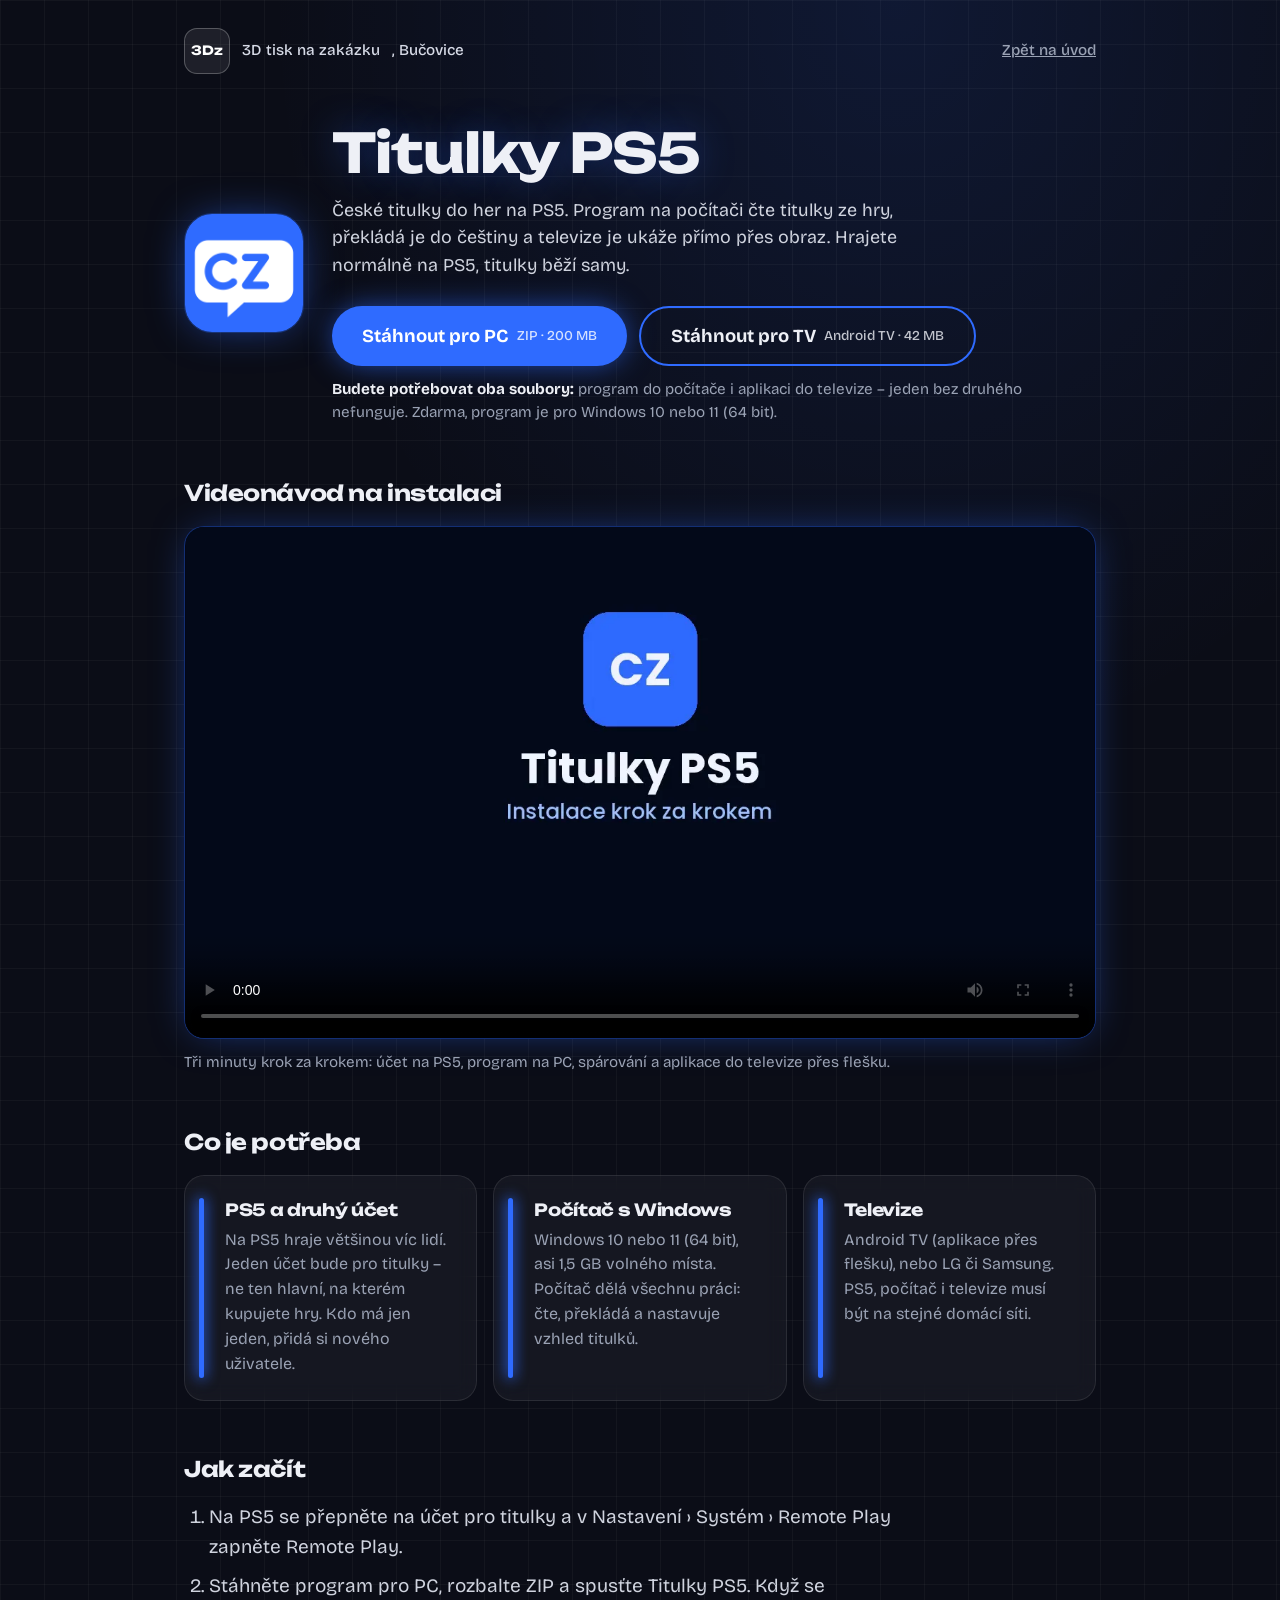
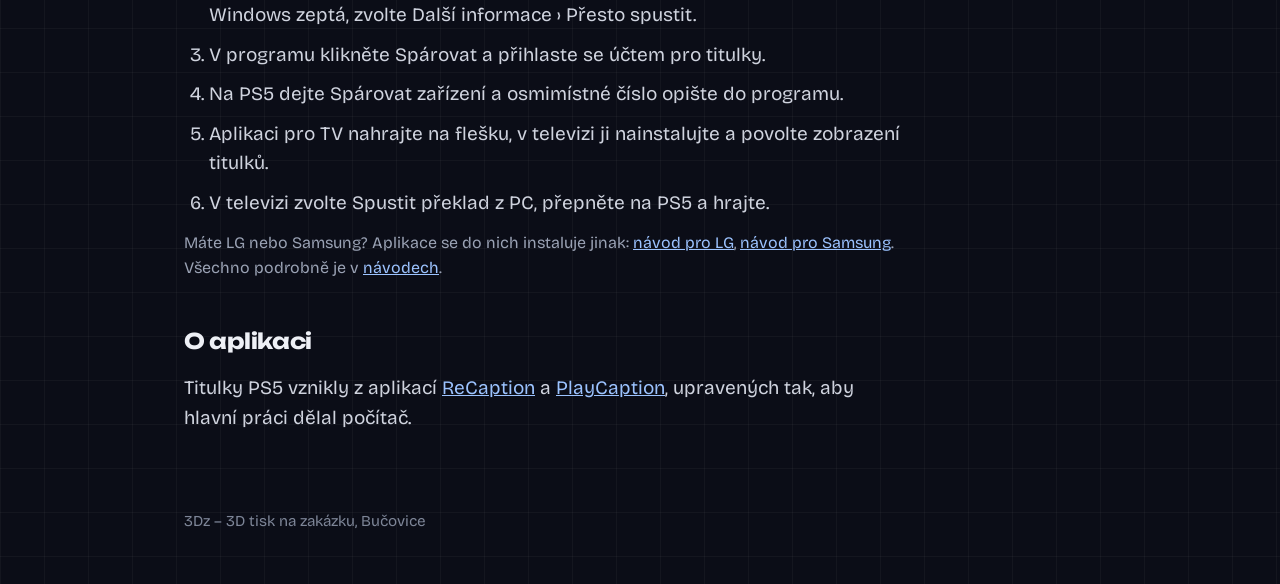
<file: titulky/index.html>
<!DOCTYPE html>
<html lang="cs">
<head>
<meta charset="utf-8">
<meta name="viewport" content="width=device-width, initial-scale=1, viewport-fit=cover">
<title>Titulky PS5 – české titulky do her na PS5</title>
<meta name="description" content="Titulky PS5 – české titulky do her na PS5. Program na PC překládá titulky ze hry a televize je ukáže přímo přes obraz. Zdarma, s videonávodem na instalaci.">
<meta property="og:title" content="Titulky PS5 – české titulky do her na PS5">
<meta property="og:description" content="Program na PC překládá titulky ze hry do češtiny a televize je ukáže přímo přes obraz. Zdarma, s videonávodem.">
<meta property="og:type" content="website">
<meta property="og:url" content="https://3dz.cz/titulky/">
<meta property="og:image" content="https://3dz.cz/nahled-3dz.jpg">
<meta name="theme-color" content="#0b0d17">
<link rel="icon" href="../img/titulky.png">
<style>
/* Titulky PS5 – stejný tmavý vzhled jako /bucpoly/, barva aplikace je modrá */
@font-face{font-family:"Unb";font-weight:700;font-display:swap;src:url(../assets/fonts/unbounded-latin-700-normal.woff2)format("woff2");unicode-range:U+0000-00FF,U+2000-206F,U+20AC}
@font-face{font-family:"Unb";font-weight:700;font-display:swap;src:url(../assets/fonts/unbounded-latin-ext-700-normal.woff2)format("woff2");unicode-range:U+0100-02AF}
@font-face{font-family:"Bric";font-weight:400;font-display:swap;src:url(../assets/fonts/bricolage-grotesque-latin-400-normal.woff2)format("woff2");unicode-range:U+0000-00FF,U+2000-206F,U+20AC}
@font-face{font-family:"Bric";font-weight:400;font-display:swap;src:url(../assets/fonts/bricolage-grotesque-latin-ext-400-normal.woff2)format("woff2");unicode-range:U+0100-02AF}
@font-face{font-family:"Bric";font-weight:500;font-display:swap;src:url(../assets/fonts/bricolage-grotesque-latin-500-normal.woff2)format("woff2");unicode-range:U+0000-00FF,U+2000-206F,U+20AC}
@font-face{font-family:"Bric";font-weight:500;font-display:swap;src:url(../assets/fonts/bricolage-grotesque-latin-ext-500-normal.woff2)format("woff2");unicode-range:U+0100-02AF}
@font-face{font-family:"Bric";font-weight:700;font-display:swap;src:url(../assets/fonts/bricolage-grotesque-latin-700-normal.woff2)format("woff2");unicode-range:U+0000-00FF,U+2000-206F,U+20AC}
@font-face{font-family:"Bric";font-weight:700;font-display:swap;src:url(../assets/fonts/bricolage-grotesque-latin-ext-700-normal.woff2)format("woff2");unicode-range:U+0100-02AF}
@font-face{font-family:"Bric";font-weight:800;font-display:swap;src:url(../assets/fonts/bricolage-grotesque-latin-800-normal.woff2)format("woff2");unicode-range:U+0000-00FF,U+2000-206F,U+20AC}
@font-face{font-family:"Bric";font-weight:800;font-display:swap;src:url(../assets/fonts/bricolage-grotesque-latin-ext-800-normal.woff2)format("woff2");unicode-range:U+0100-02AF}
:root{--noc:#0b0d17;--karta:rgba(255,255,255,.045);--linka:rgba(255,255,255,.09);--text:#eef0f6;--sedy:#9aa2b4;--zelena:#2f6bff;--r:20px}
*{box-sizing:border-box}
html{-webkit-text-size-adjust:100%;background:var(--noc)}
body{margin:0;color:var(--text);font-family:"Bric",system-ui,-apple-system,"Segoe UI",Roboto,sans-serif;font-size:19px;line-height:1.55;-webkit-font-smoothing:antialiased;background:var(--noc);
  background-image:radial-gradient(70% 50% at 70% 0%,rgba(47,107,255,.12),rgba(47,107,255,0) 70%),linear-gradient(rgba(255,255,255,.035) 1px,transparent 1px),linear-gradient(90deg,rgba(255,255,255,.035) 1px,transparent 1px);
  background-size:100% 100%,44px 44px,44px 44px;background-repeat:no-repeat,repeat,repeat}
a{color:inherit}
:focus-visible{outline:3px solid var(--zelena);outline-offset:3px;border-radius:8px}
.sirka{max-width:960px;margin:0 auto;padding:0 24px}
h1,h2,h3{font-family:"Unb","Bric",sans-serif;font-weight:700;letter-spacing:-.02em;line-height:1.15}
.hlavicka{display:flex;align-items:center;justify-content:space-between;gap:16px;padding:28px 0 0}
.znacka{display:flex;align-items:center;gap:12px;text-decoration:none;font-weight:500;font-size:.95rem;color:#d6dae6}
.znacka b{display:grid;place-items:center;width:46px;height:46px;border-radius:13px;background:rgba(255,255,255,.08);border:1px solid rgba(255,255,255,.25);color:#fff;font-family:"Unb",sans-serif;font-weight:700;font-size:.8rem}
.zpet{white-space:nowrap;color:var(--sedy);font-weight:500;font-size:.95rem}
.hra{display:flex;gap:28px;align-items:center;margin:48px 0 56px}
.hra img{width:120px;height:120px;flex:none;border-radius:28px;border:1px solid rgba(47,107,255,.4);box-shadow:0 0 40px -8px rgba(47,107,255,.6)}
.hra h1{margin:0 0 12px;font-size:clamp(2.2rem,6vw,3.4rem);text-shadow:0 0 36px rgba(47,107,255,.35)}
.hra p{margin:0;max-width:32em;color:#cfd3de;font-size:1.12rem}
.hraj{display:inline-flex;align-items:center;justify-content:center;margin-top:26px;min-height:60px;padding:0 30px;border-radius:999px;background:var(--zelena);color:#fff;font-weight:700;font-size:1.15rem;text-decoration:none;box-shadow:0 0 30px -4px rgba(47,107,255,.75)}
.hraj:hover{background:#4d82ff}
.mobil{display:block;margin-top:12px;color:var(--sedy);font-size:.95rem}
h2{margin:0 0 20px;font-size:1.35rem}
.mrizka{display:grid;grid-template-columns:repeat(3,1fr);gap:16px;margin-bottom:56px}
.volba{--barva:var(--zelena);position:relative;padding:24px 24px 24px 40px;border-radius:var(--r);background:var(--karta);border:1px solid var(--linka);-webkit-backdrop-filter:blur(10px);backdrop-filter:blur(10px);transition:border-color .3s,box-shadow .3s}
.volba:before{content:"";position:absolute;left:14px;top:22px;bottom:22px;width:5px;border-radius:5px;background:var(--barva);box-shadow:0 0 14px 1px var(--barva);transition:box-shadow .3s,filter .3s}
.volba h3{margin:0 0 8px;font-size:1.05rem}
.volba p{margin:0;color:var(--sedy);font-size:1rem}
.volba.svit{border-color:var(--barva);box-shadow:0 0 0 1px var(--barva),0 0 34px -6px var(--barva),inset 0 0 40px -22px var(--barva)}
.volba.svit:before{box-shadow:0 0 22px 3px var(--barva);filter:brightness(1.25)}
@media (hover:hover){.volba:hover{border-color:var(--barva);box-shadow:0 0 0 1px var(--barva),0 0 34px -6px var(--barva),inset 0 0 40px -22px var(--barva)} .volba:hover:before{box-shadow:0 0 22px 3px var(--barva);filter:brightness(1.25)}}
.text{max-width:38em;margin-bottom:48px}
.text p{color:#cfd3de;margin:0}
.text ol{margin:0;padding-left:1.3em;color:#cfd3de}
.text li{margin-bottom:10px}
.pata{padding:30px 0 50px;color:#7d8597;font-size:.95rem}
@media (max-width:860px){
  .mrizka{grid-template-columns:1fr}
  .hra{flex-direction:column;align-items:flex-start;gap:20px;margin:36px 0 44px}
  .hra img{width:88px;height:88px;border-radius:22px}
  .hraj{width:100%}
  .mesto{display:none}
  body{font-size:18px}
  .sirka{padding:0 18px}
}
@media (prefers-reduced-motion:reduce){*{transition:none!important;animation:none!important}}
.tlacitka{display:flex;flex-wrap:wrap;gap:12px;margin-top:26px}
.tlacitka .hraj{margin-top:0}
.hraj.druhe{background:transparent;color:var(--text);border:2px solid var(--zelena);box-shadow:none}
.hraj.druhe:hover{background:rgba(47,107,255,.15)}
.hraj small{font-weight:500;opacity:.8;margin-left:8px;font-size:.85rem}
.video{margin:0 0 56px}
.video video{display:block;width:100%;aspect-ratio:16/9;border-radius:var(--r);border:1px solid rgba(47,107,255,.4);background:#020617;box-shadow:0 0 40px -12px rgba(47,107,255,.6)}
.video p{margin:12px 0 0;color:var(--sedy);font-size:.95rem}
.text a{color:#9cc3ff}
.hra .mobil b{color:var(--text)}
.text .pozn{margin-top:14px;color:var(--sedy);font-size:1rem}
@media (max-width:860px){.tlacitka{flex-direction:column}}
</style>
</head>
<body>
<div class="sirka">
  <header class="hlavicka">
    <a class="znacka" href="/"><b>3Dz</b>3D tisk na zakázku<span class="mesto">, Bučovice</span></a>
    <a class="zpet" href="/">Zpět na úvod</a>
  </header>

  <section class="hra">
    <img src="../img/titulky.png" alt="">
    <div>
      <h1>Titulky PS5</h1>
      <p>České titulky do her na PS5. Program na počítači čte titulky ze hry, překládá je do češtiny a televize je ukáže přímo přes obraz. Hrajete normálně na PS5, titulky běží samy.</p>
      <div class="tlacitka">
        <a class="hraj" href="https://github.com/zaoo-star/titulky-ps5/releases/download/pc/TitulkyPS5-PC.zip">Stáhnout pro PC<small>ZIP · 200 MB</small></a>
        <a class="hraj druhe" href="https://github.com/zaoo-star/titulky-ps5/releases/download/latest/TitulkyPS5.apk">Stáhnout pro TV<small>Android TV · 42 MB</small></a>
      </div>
      <span class="mobil"><b>Budete potřebovat oba soubory:</b> program do počítače i aplikaci do televize – jeden bez druhého nefunguje. Zdarma, program je pro Windows 10 nebo 11 (64 bit).</span>
    </div>
  </section>

  <section class="video">
    <h2>Videonávod na instalaci</h2>
    <video controls preload="metadata" playsinline poster="../img/titulky-video.webp" src="../img/titulky-ps5-navod.mp4"></video>
    <p>Tři minuty krok za krokem: účet na PS5, program na PC, spárování a aplikace do televize přes flešku.</p>
  </section>

  <h2>Co je potřeba</h2>
  <div class="mrizka">
    <div class="volba"><h3>PS5 a druhý účet</h3><p>Na PS5 hraje většinou víc lidí. Jeden účet bude pro titulky – ne ten hlavní, na kterém kupujete hry. Kdo má jen jeden, přidá si nového uživatele.</p></div>
    <div class="volba"><h3>Počítač s Windows</h3><p>Windows 10 nebo 11 (64 bit), asi 1,5 GB volného místa. Počítač dělá všechnu práci: čte, překládá a nastavuje vzhled titulků.</p></div>
    <div class="volba"><h3>Televize</h3><p>Android TV (aplikace přes flešku), nebo LG či Samsung. PS5, počítač i televize musí být na stejné domácí síti.</p></div>
  </div>

  <section class="text">
    <h2>Jak začít</h2>
    <ol>
      <li>Na PS5 se přepněte na účet pro titulky a v Nastavení › Systém › Remote Play zapněte Remote Play.</li>
      <li>Stáhněte program pro PC, rozbalte ZIP a spusťte Titulky PS5. Když se Windows zeptá, zvolte Další informace › Přesto spustit.</li>
      <li>V programu klikněte Spárovat a přihlaste se účtem pro titulky.</li>
      <li>Na PS5 dejte Spárovat zařízení a osmimístné číslo opište do programu.</li>
      <li>Aplikaci pro TV nahrajte na flešku, v televizi ji nainstalujte a povolte zobrazení titulků.</li>
      <li>V televizi zvolte Spustit překlad z PC, přepněte na PS5 a hrajte.</li>
    </ol>
    <p class="pozn">Máte LG nebo Samsung? Aplikace se do nich instaluje jinak: <a href="https://zaoo-star.github.io/titulky-ps5/lg.html">návod pro LG</a>, <a href="https://zaoo-star.github.io/titulky-ps5/samsung.html">návod pro Samsung</a>. Všechno podrobně je v <a href="https://zaoo-star.github.io/titulky-ps5/">návodech</a>.</p>
  </section>

  <section class="text">
    <h2>O aplikaci</h2>
    <p>Titulky PS5 vznikly z aplikací <a href="https://github.com/adusa89/ReCaption">ReCaption</a> a <a href="https://github.com/AdamRuzick4/PlayCaption-app">PlayCaption</a>, upravených tak, aby hlavní práci dělal počítač.</p>
  </section>
</div>

<footer class="pata"><div class="sirka">3Dz – 3D tisk na zakázku, Bučovice</div></footer>

<script>
/* mobil: neonově se podsvítí karta, která je zrovna uprostřed obrazovky */
(function(){
  if(!window.matchMedia||!matchMedia("(hover: none)").matches) return;
  var karty=[].slice.call(document.querySelectorAll(".volba")), cekam=false;
  function vyber(){
    cekam=false;
    var stred=innerHeight/2, nej=null, vzd=1e9;
    karty.forEach(function(k){ var r=k.getBoundingClientRect(); if(r.bottom<0||r.top>innerHeight) return;
      var d=(r.top<=stred&&r.bottom>=stred)?0:Math.min(Math.abs(r.top-stred),Math.abs(r.bottom-stred)); if(d<vzd){vzd=d;nej=k;} });
    /* úplně dole se poslední karta do středu nedostane, tak svítí ta */
    if(scrollY+innerHeight>=document.documentElement.scrollHeight-4){ var vid=karty.filter(function(k){var r=k.getBoundingClientRect();return r.top<innerHeight&&r.bottom>0;}); if(vid.length) nej=vid[vid.length-1]; }
    karty.forEach(function(k){ k.classList.toggle("svit",k===nej); });
  }
  function naplanuj(){ if(!cekam){ cekam=true; requestAnimationFrame(vyber); } }
  addEventListener("scroll",naplanuj,{passive:true}); addEventListener("resize",naplanuj); vyber();
})();
</script>

<script type="module" src="/assets/pocitadlo.js?s=titulky"></script>
</body>
</html>
</file>
